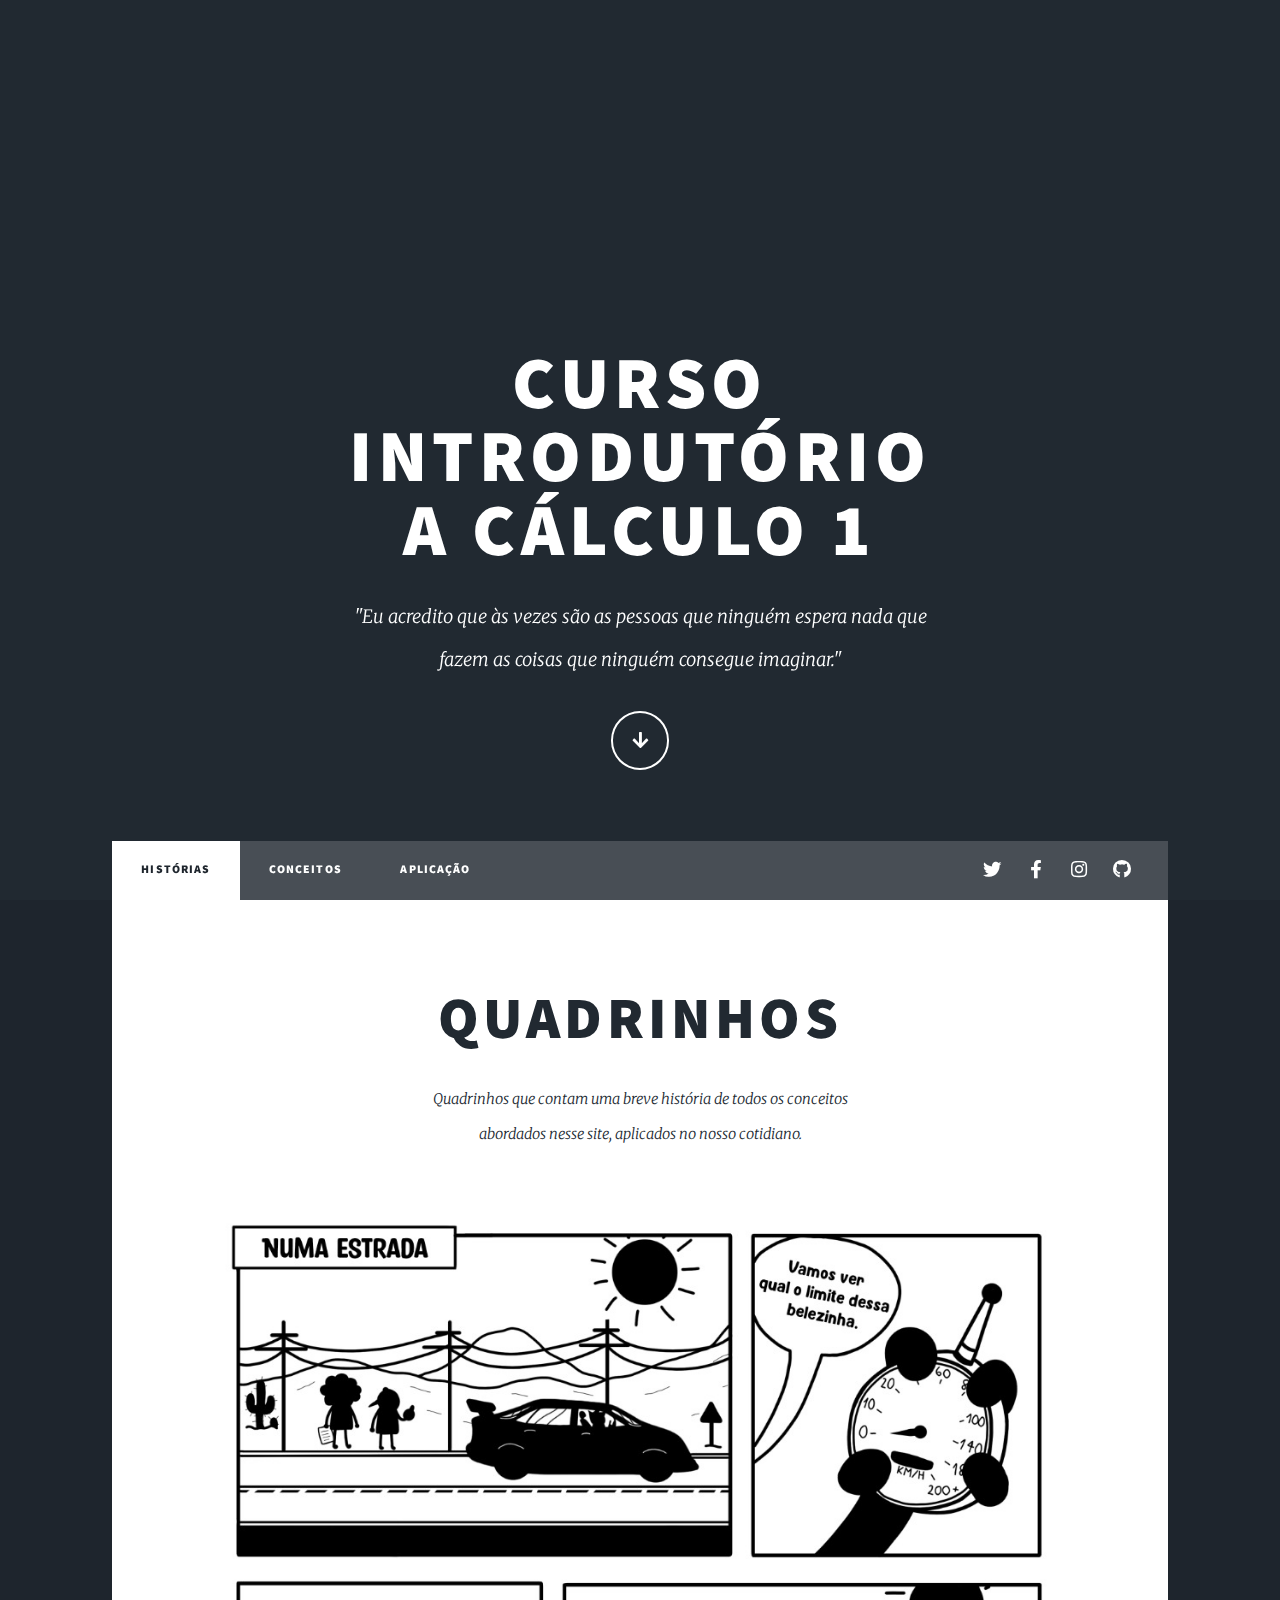
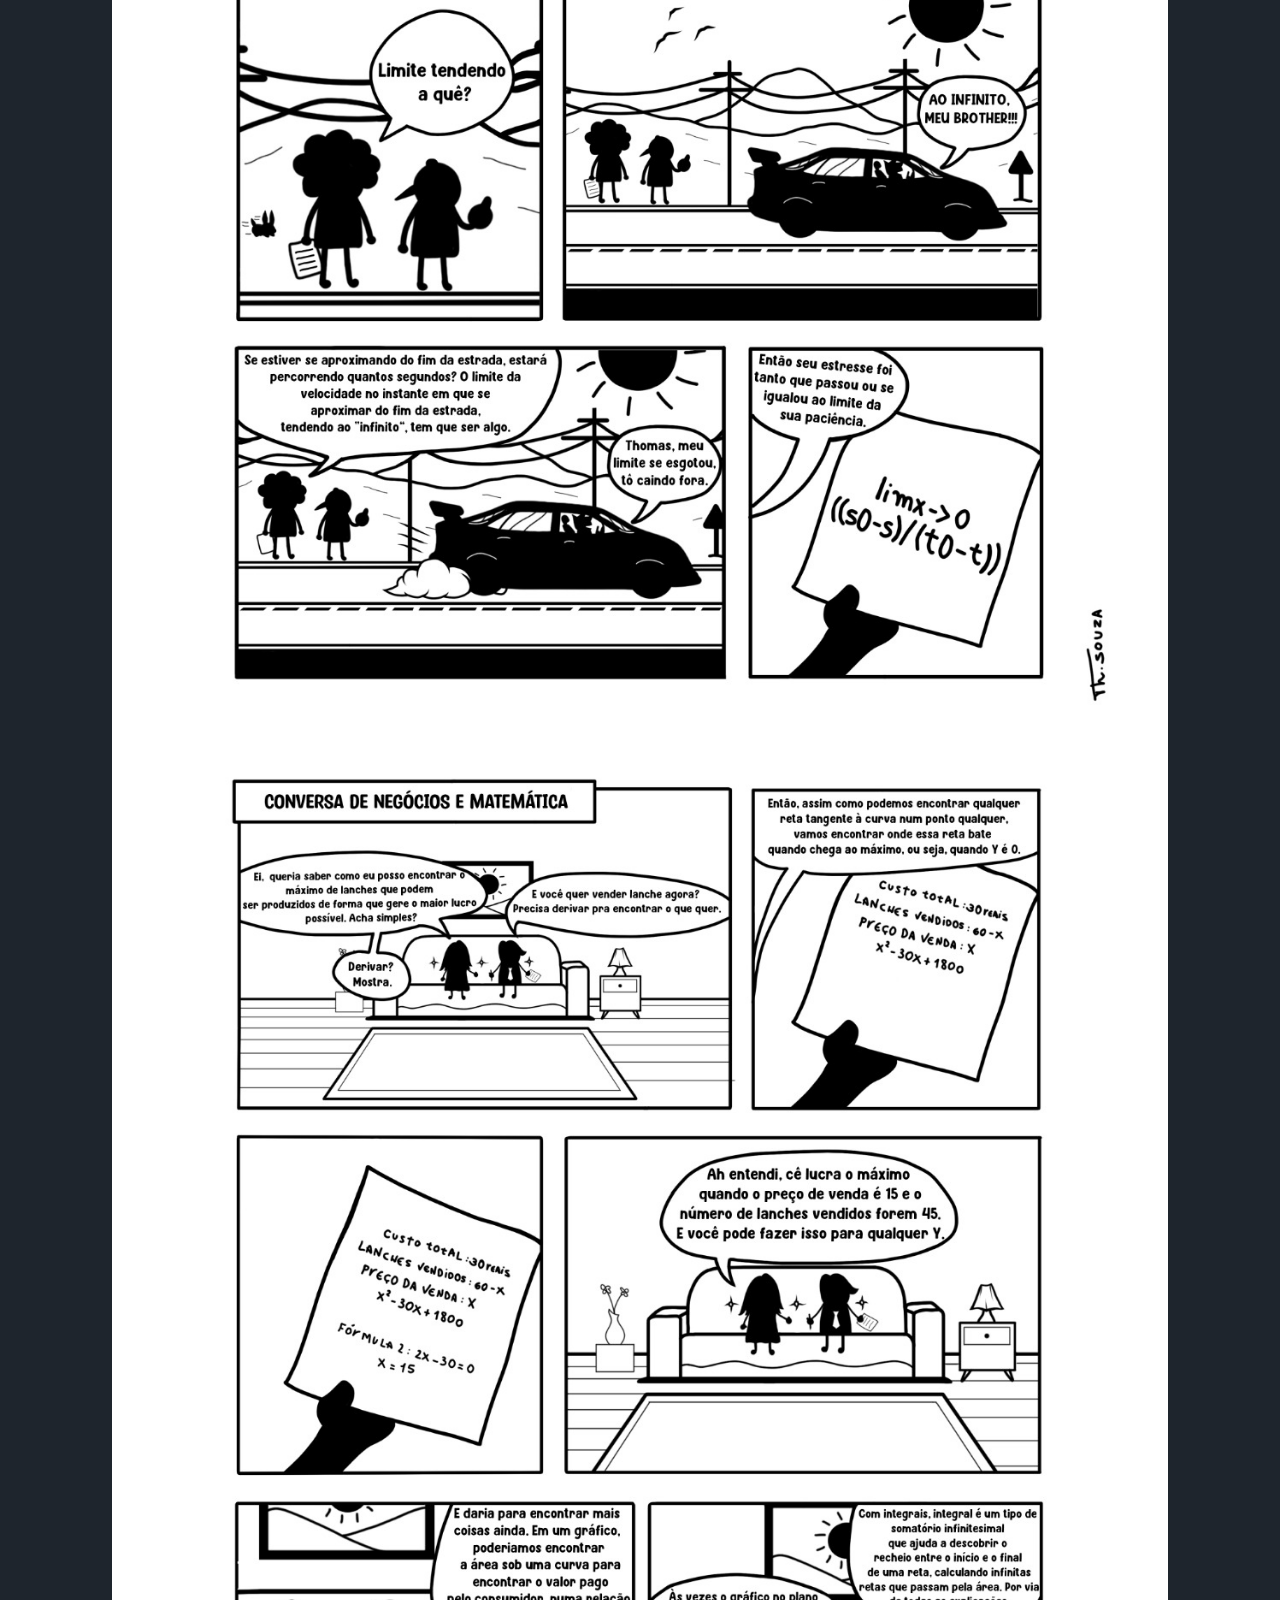
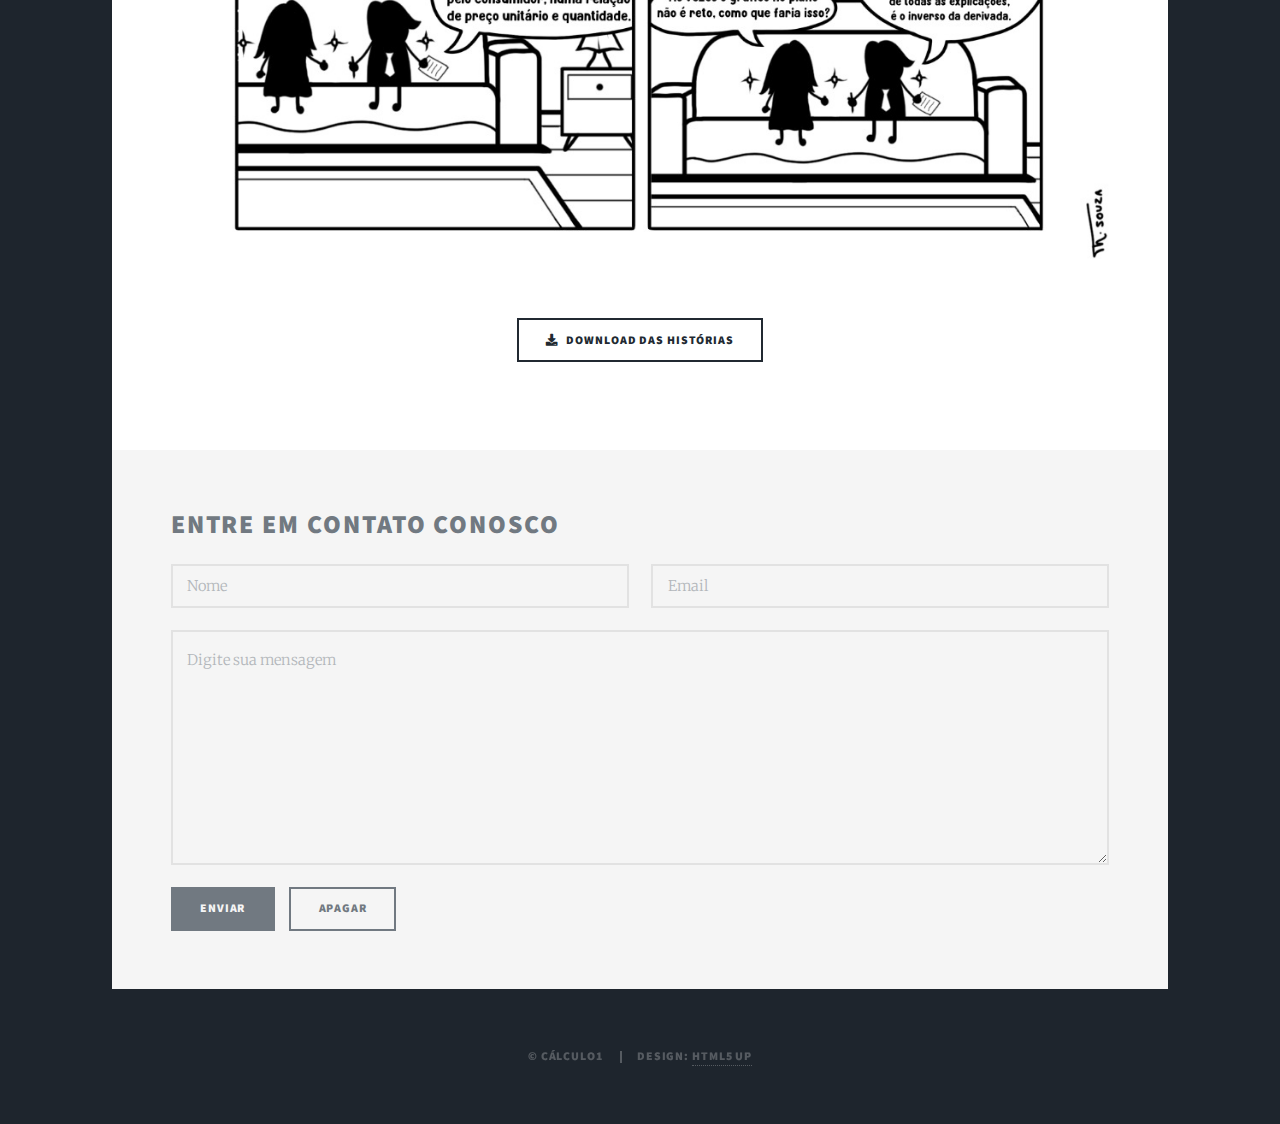
<file: index.html>
<!DOCTYPE html>
<!--
	Massively by HTML5 UP
	html5up.net | @ajlkn
	Free for personal and commercial use under the CCA 3.0 license (html5up.net/license)
-->
<html>
  <head>
    <title>Histórias | Cálculo 1</title>
    <meta charset="utf-8" />
    <meta
      name="viewport"
      content="width=device-width, initial-scale=1, user-scalable=no"
    />
    <link rel="stylesheet" href="assets/css/main.css" />
    <noscript
      ><link rel="stylesheet" href="assets/css/noscript.css"
    /></noscript>
  </head>
  <body class="is-preload">
    <!-- Wrapper -->
    <div id="wrapper" class="fade-in">
      <!-- Intro -->
      <div id="intro">
        <h1>
          Curso<br />
          introdutório<br />
          a cálculo 1
        </h1>
        <p>
          "Eu acredito que às vezes são as pessoas que ninguém espera nada que
          <br />
          fazem as coisas que ninguém consegue imaginar."
        </p>
        <ul class="actions">
          <li>
            <a
              href="#header"
              class="button icon solid solo fa-arrow-down scrolly"
              >Continue</a
            >
          </li>
        </ul>
      </div>

      <!-- Header -->
      <header id="header">
        <a href="index.html" class="logo">Cálculo 1</a>
      </header>

      <!-- Nav -->
      <nav id="nav">
        <ul class="links">
          <li class="active"><a href="index.html">Histórias</a></li>
          <li><a href="generic.html">Conceitos</a></li>
          <li><a href="elements.html">Aplicação</a></li>
        </ul>
        <ul class="icons">
          <li>
            <a href="#" class="icon brands fa-twitter"
              ><span class="label">Twitter</span></a
            >
          </li>
          <li>
            <a href="#" class="icon brands fa-facebook-f"
              ><span class="label">Facebook</span></a
            >
          </li>
          <li>
            <a href="#" class="icon brands fa-instagram"
              ><span class="label">Instagram</span></a
            >
          </li>
          <li>
            <a
              href="https://github.com/taciodev/calculo-project"
              class="icon brands fa-github"
              target="_blank"
              ><span class="label">GitHub</span></a
            >
          </li>
        </ul>
      </nav>

      <!-- Main -->
      <div id="main">
        <!-- Featured Post -->
        <article class="post featured">
          <header class="major">
            <h2>
              <a href="#">Quadrinhos</a>
            </h2>
            <p>
              Quadrinhos que contam uma breve história de todos os conceitos
              <br />abordados nesse site, aplicados no nosso cotidiano.
            </p>
          </header>
          <a href="#" class="image main"
            ><img src="images/pic01.jpeg" alt=""
          /></a>
          <a href="#" class="image main"
            ><img src="images/pic02.jpeg" alt=""
          /></a>
          <ul class="actions special">
            <li>
              <a
                href="#"
                download="images/pic01.jpeg"
                class="button icon solid fa-download"
                >Download das histórias</a
              >
            </li>
          </ul>
        </article>
      </div>

      <!-- Footer -->
      <footer id="footer">
        <section>
          <h2>Entre em contato conosco</h2>

          <form method="post" action="#">
            <div class="row gtr-uniform">
              <div class="col-6 col-12-xsmall">
                <input
                  type="text"
                  name="demo-name"
                  id="demo-name"
                  value=""
                  placeholder="Nome"
                />
              </div>
              <div class="col-6 col-12-xsmall">
                <input
                  type="email"
                  name="demo-email"
                  id="demo-email"
                  value=""
                  placeholder="Email"
                />
              </div>
              <!-- Break -->
              <div class="col-12">
                <textarea
                  name="demo-message"
                  id="demo-message"
                  placeholder="Digite sua mensagem"
                  rows="6"
                ></textarea>
              </div>
              <!-- Break -->
              <div class="col-12">
                <ul class="actions">
                  <li>
                    <input type="submit" value="Enviar" class="primary" />
                  </li>
                  <li><input type="reset" value="Apagar" /></li>
                </ul>
              </div>
            </div>
          </form>
        </section>
      </footer>

      <!-- Copyright -->
      <div id="copyright">
        <ul>
          <li>&copy; Cálculo1</li>
          <li>Design: <a href="https://html5up.net">HTML5 UP</a></li>
        </ul>
      </div>
    </div>

    <!-- Scripts -->
    <script src="assets/js/jquery.min.js"></script>
    <script src="assets/js/jquery.scrollex.min.js"></script>
    <script src="assets/js/jquery.scrolly.min.js"></script>
    <script src="assets/js/browser.min.js"></script>
    <script src="assets/js/breakpoints.min.js"></script>
    <script src="assets/js/util.js"></script>
    <script src="assets/js/main.js"></script>
  </body>
</html>
</file>
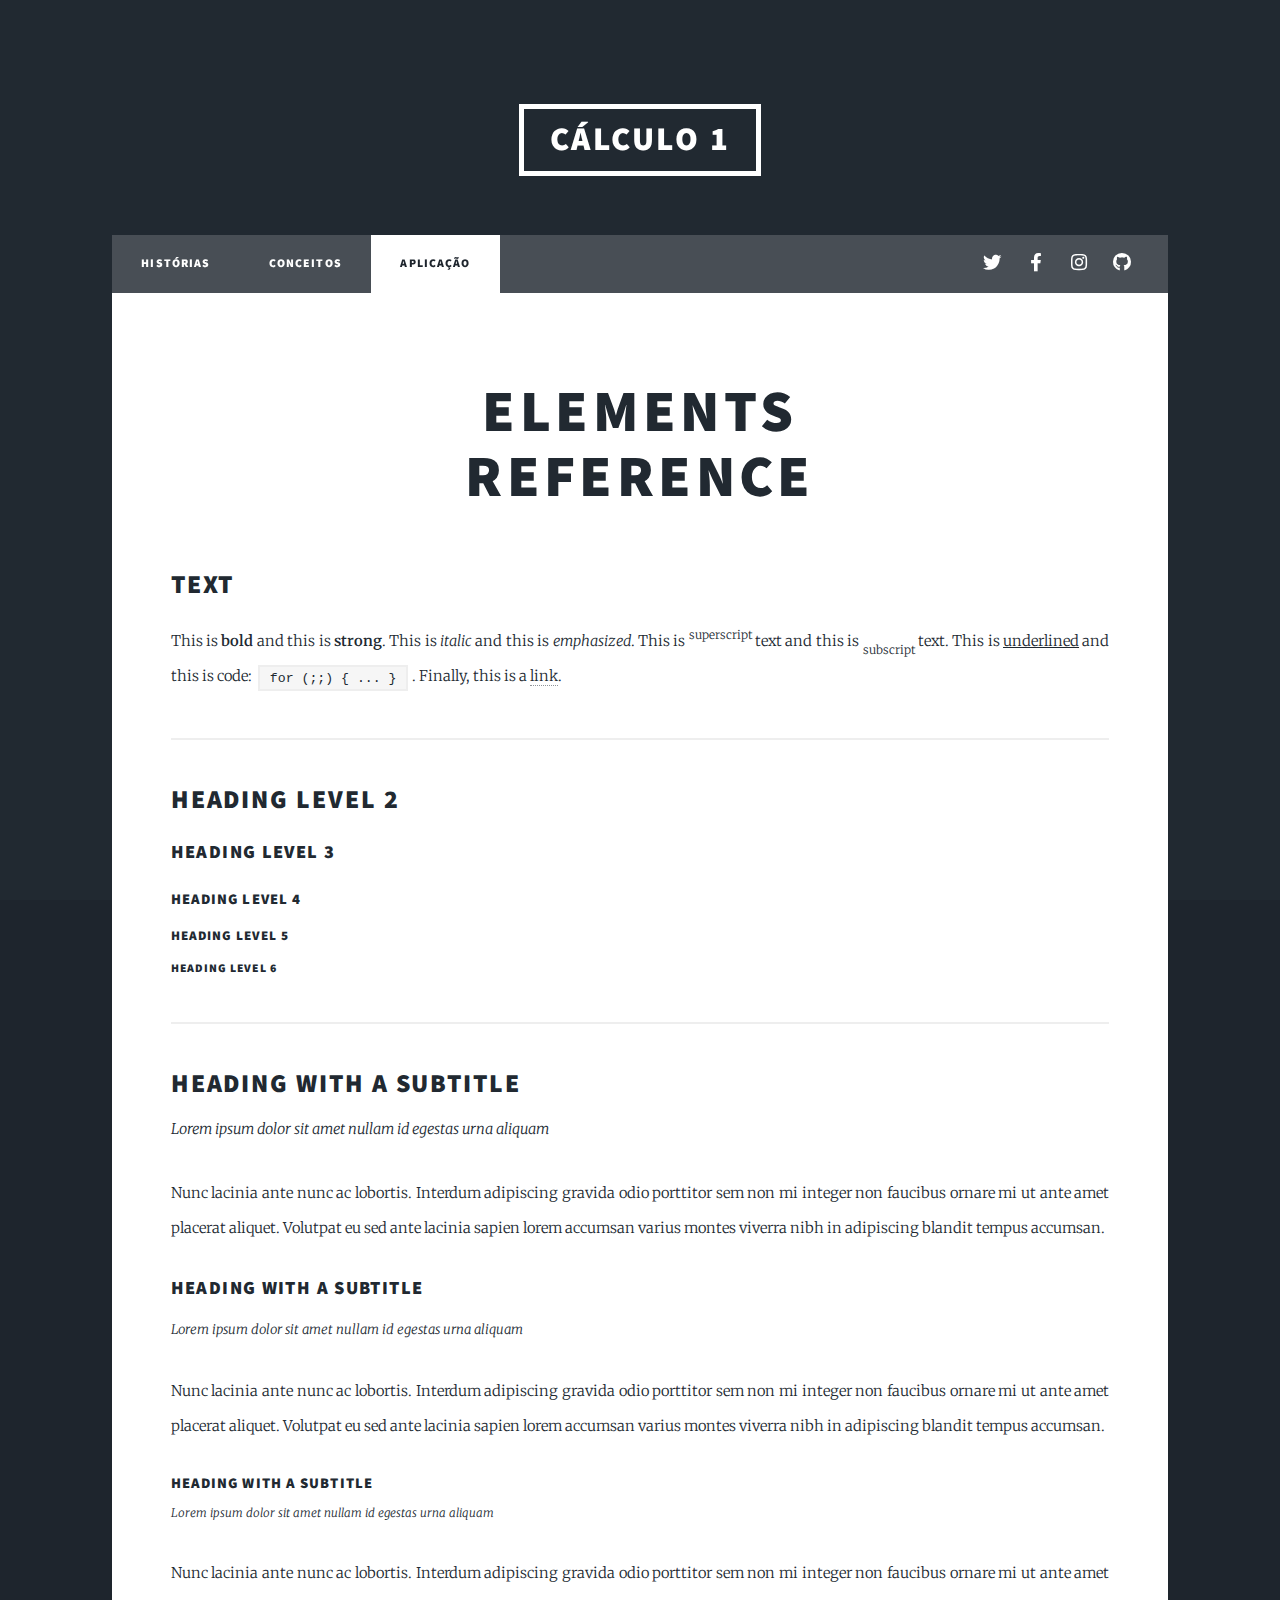
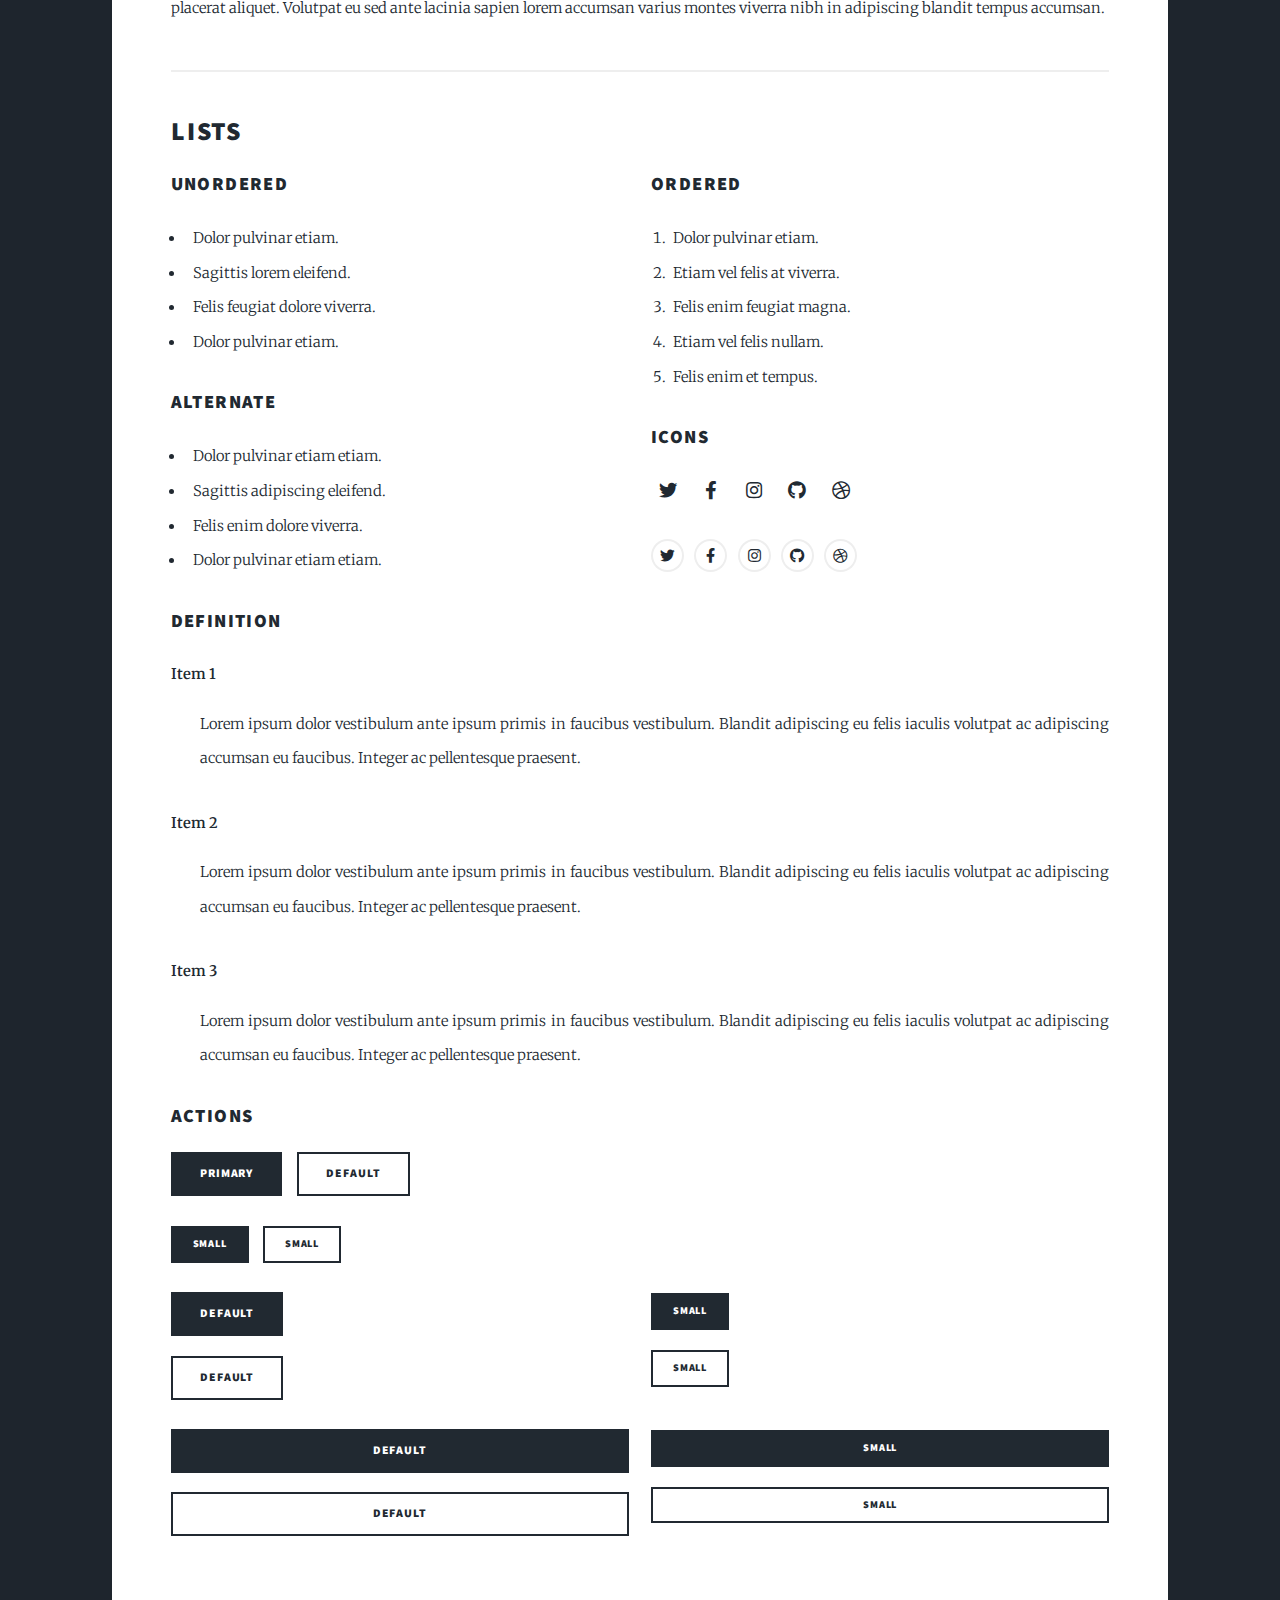
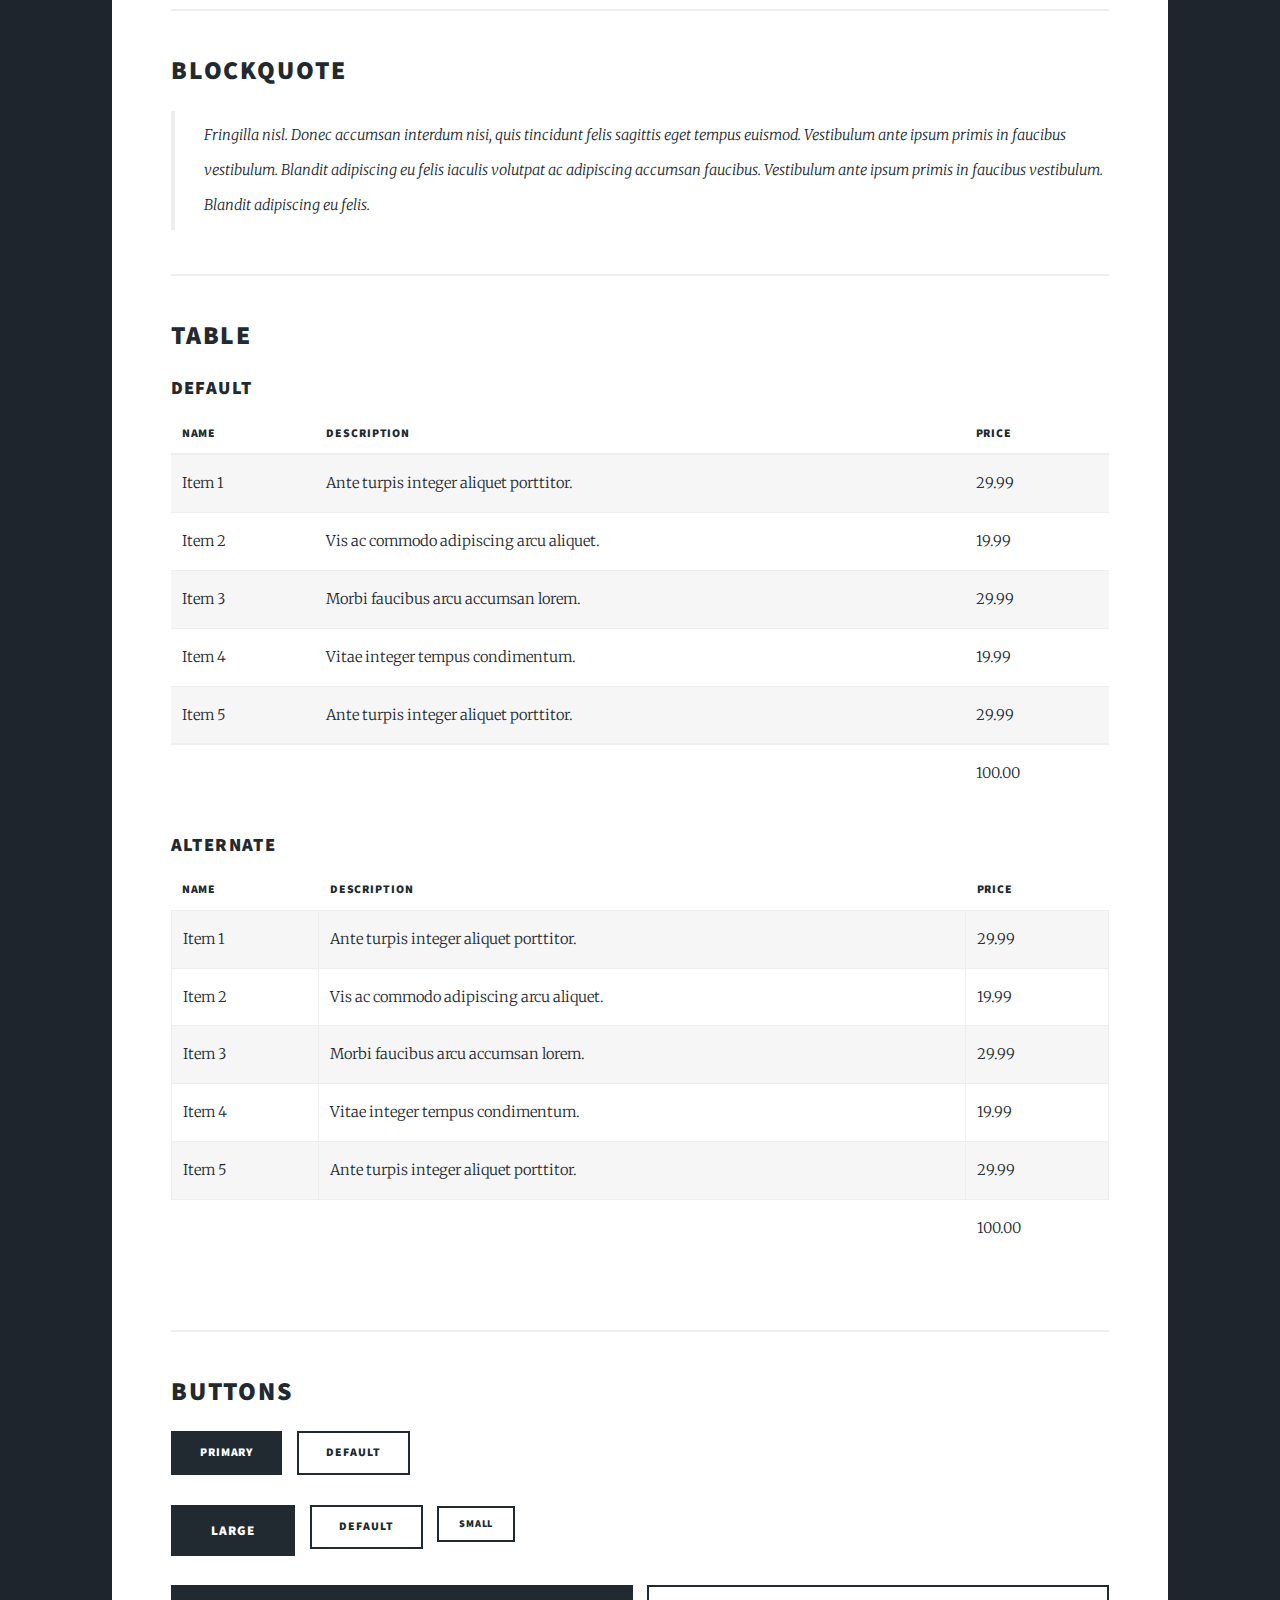
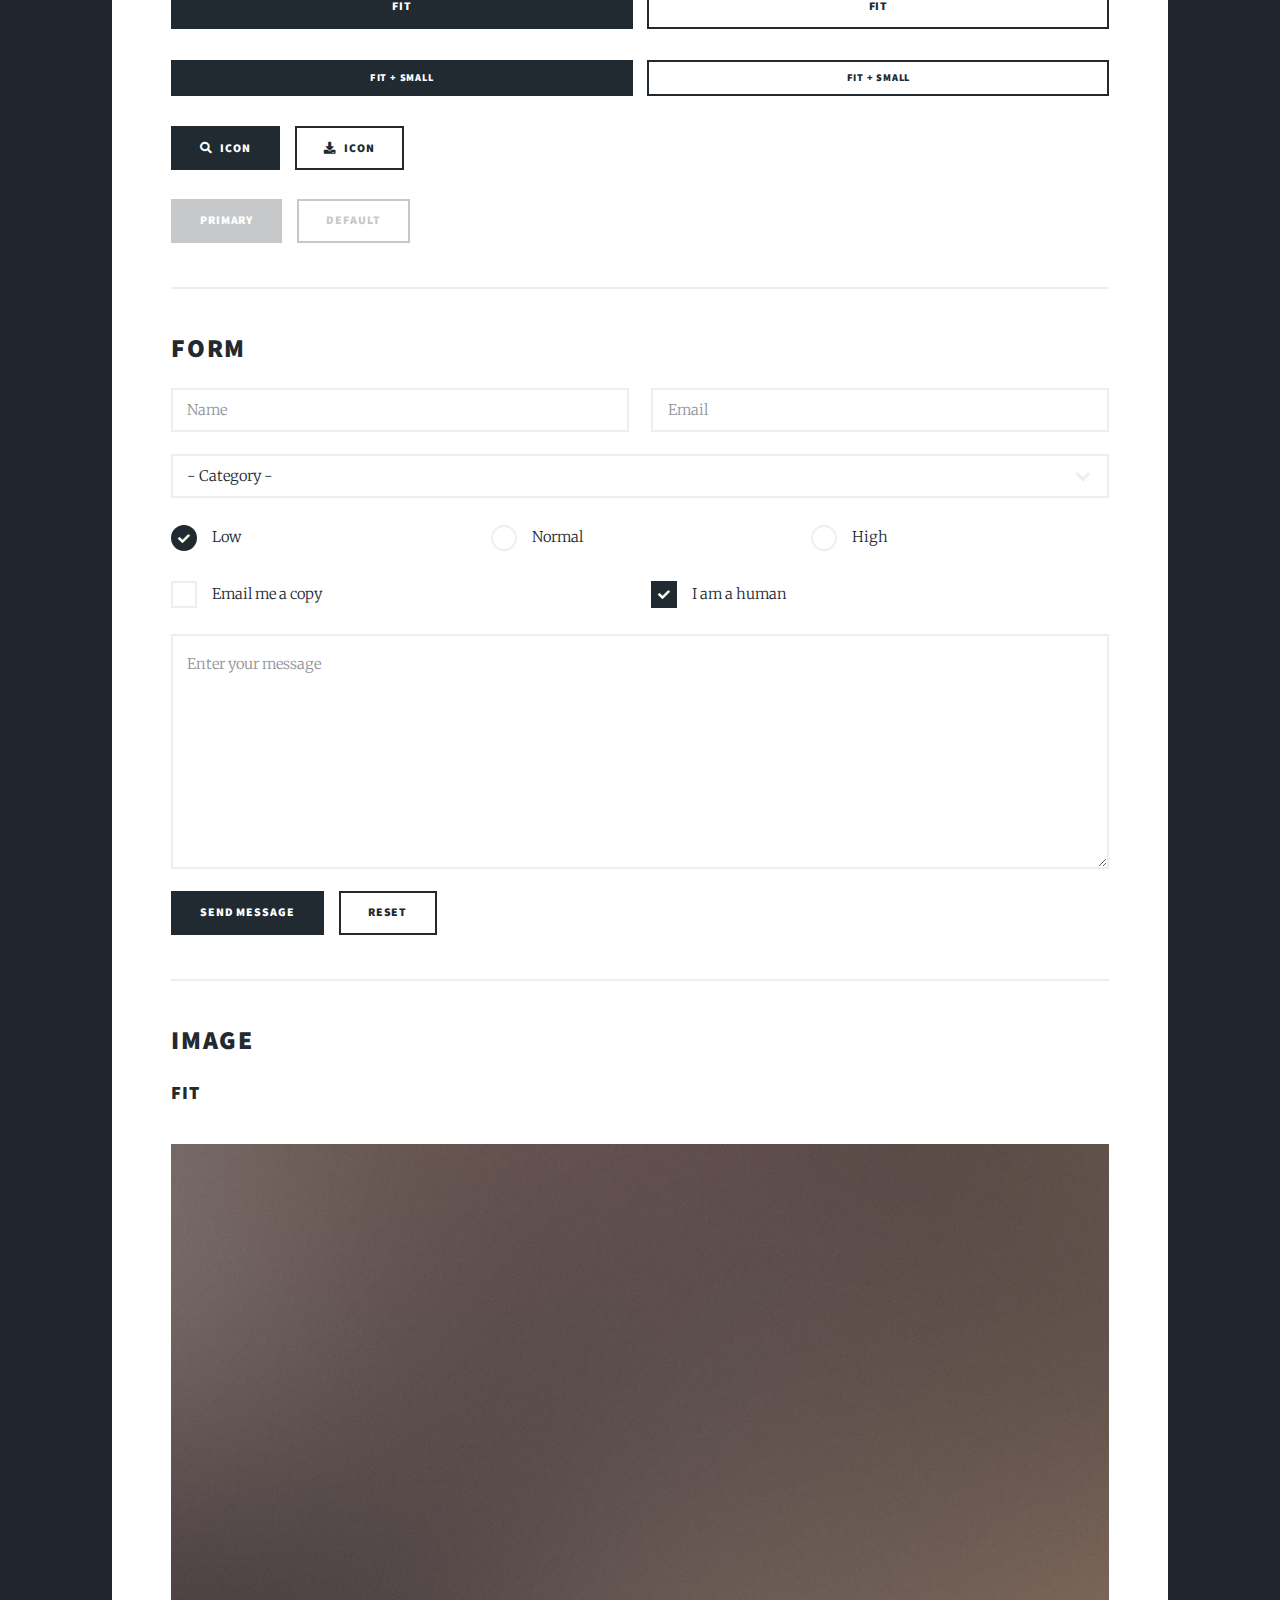
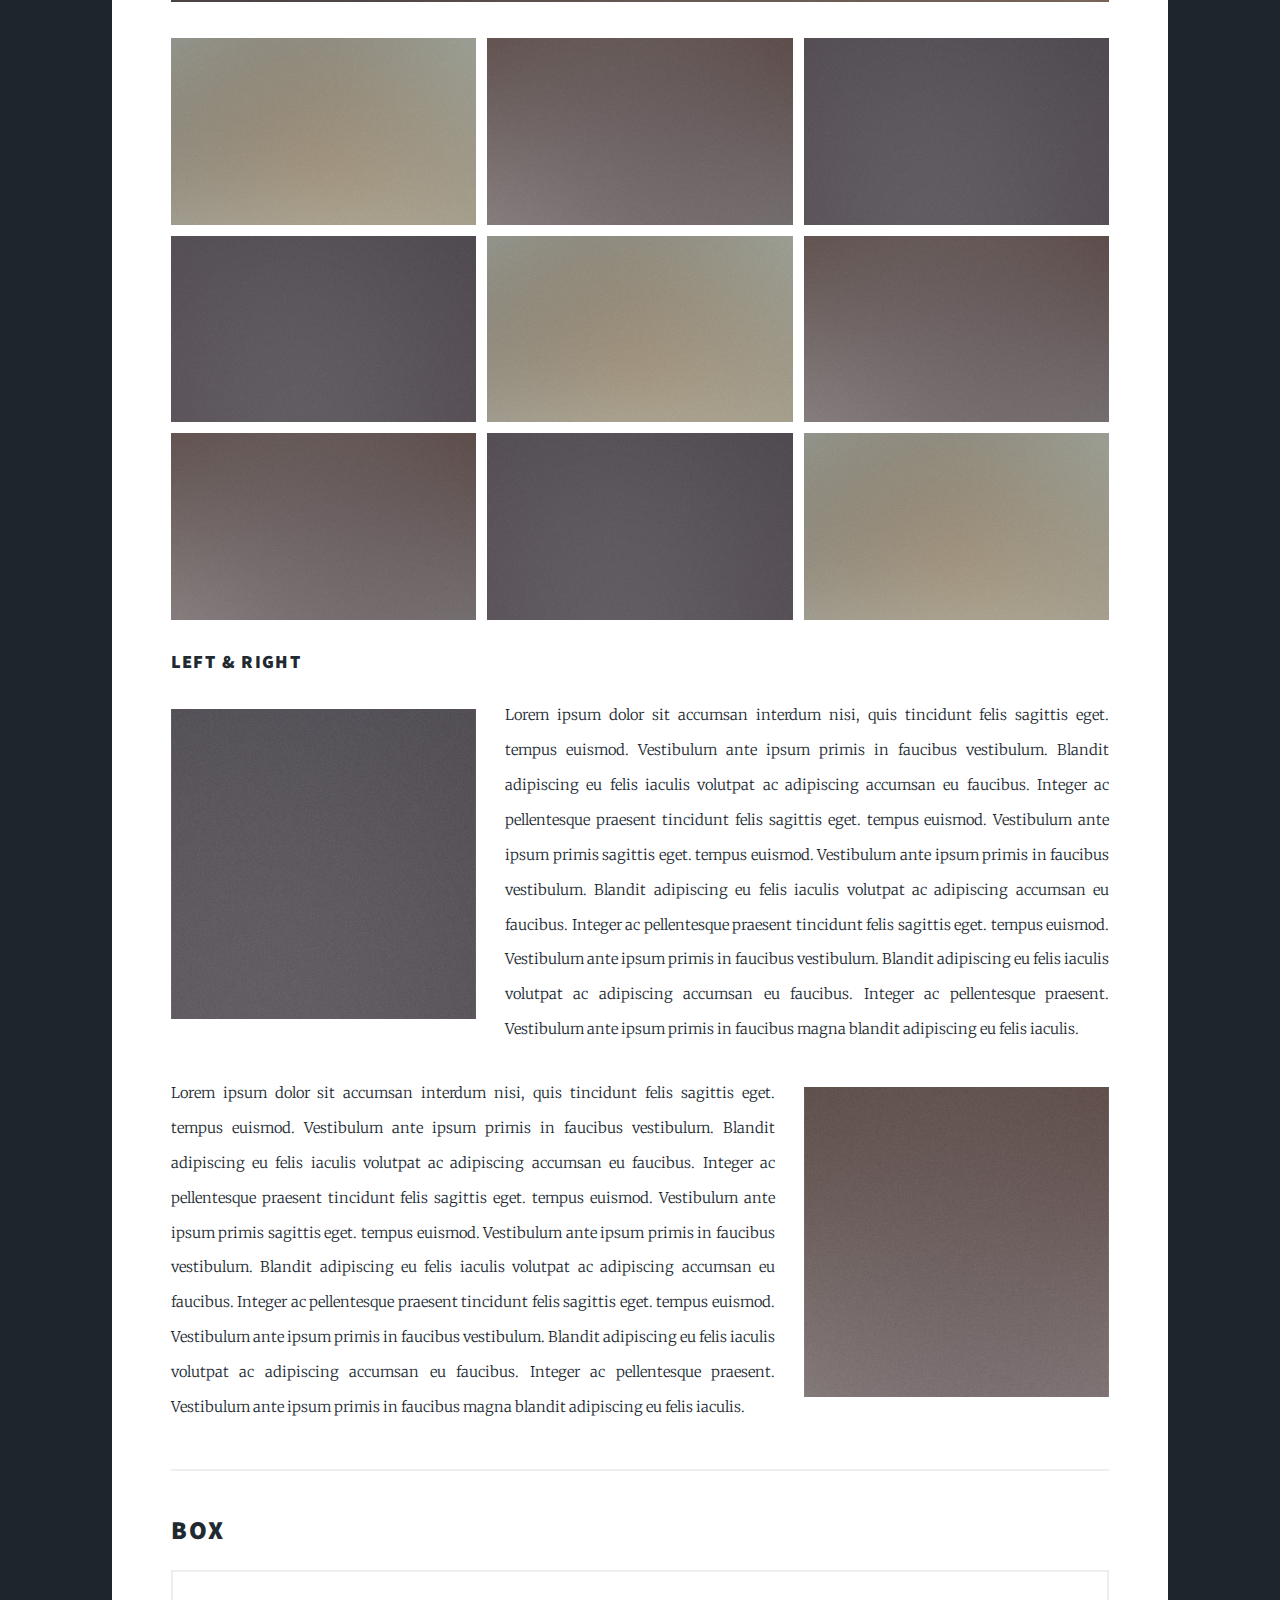
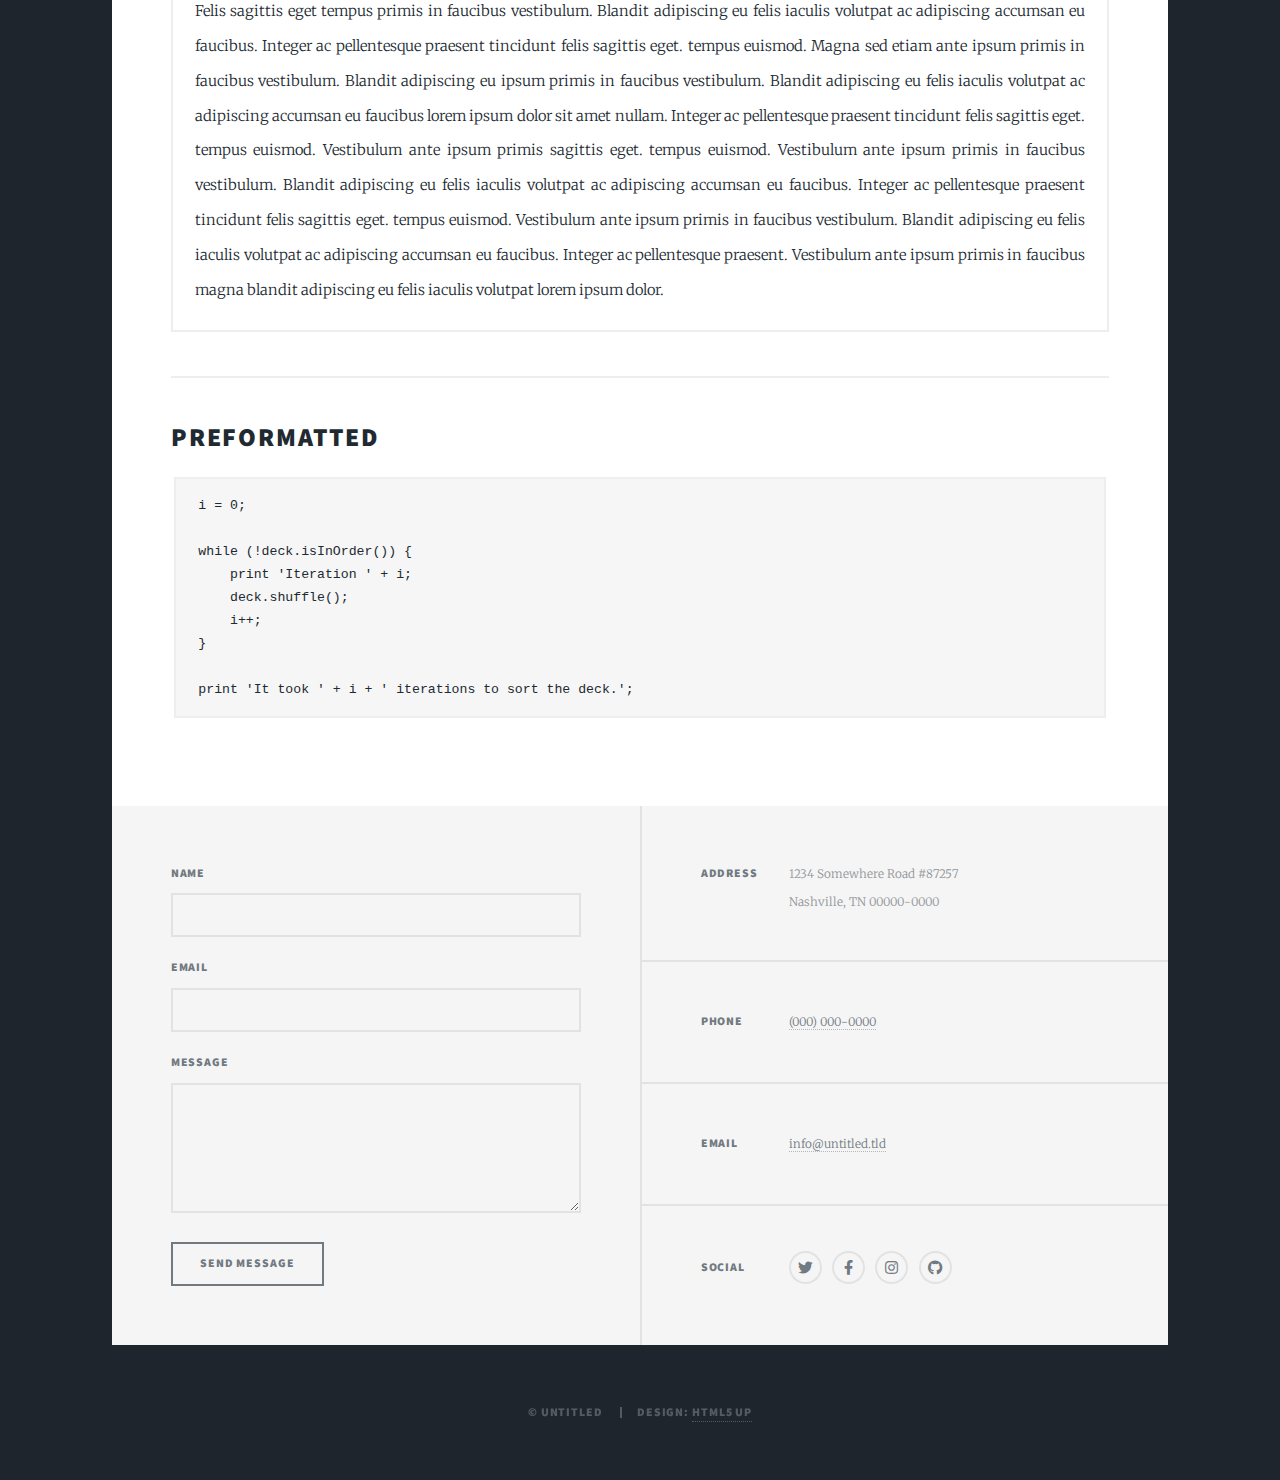
<file: elements.html>
<!DOCTYPE html>
<!--
	Massively by HTML5 UP
	html5up.net | @ajlkn
	Free for personal and commercial use under the CCA 3.0 license (html5up.net/license)
-->
<html>
  <head>
    <title>Aplicação | Cálculo 1</title>
    <meta charset="utf-8" />
    <meta
      name="viewport"
      content="width=device-width, initial-scale=1, user-scalable=no"
    />
    <link rel="stylesheet" href="assets/css/main.css" />
    <noscript
      ><link rel="stylesheet" href="assets/css/noscript.css"
    /></noscript>
  </head>
  <body class="is-preload">
    <!-- Wrapper -->
    <div id="wrapper">
      <!-- Header -->
      <header id="header">
        <a href="index.html" class="logo">Cálculo 1</a>
      </header>

      <!-- Nav -->
      <nav id="nav">
        <ul class="links">
          <li><a href="index.html">Histórias</a></li>
          <li><a href="generic.html">Conceitos</a></li>
          <li class="active"><a href="elements.html">Aplicação</a></li>
        </ul>
        <ul class="icons">
          <li>
            <a href="#" class="icon brands fa-twitter"
              ><span class="label">Twitter</span></a
            >
          </li>
          <li>
            <a href="#" class="icon brands fa-facebook-f"
              ><span class="label">Facebook</span></a
            >
          </li>
          <li>
            <a href="#" class="icon brands fa-instagram"
              ><span class="label">Instagram</span></a
            >
          </li>
          <li>
            <a href="#" class="icon brands fa-github"
              ><span class="label">GitHub</span></a
            >
          </li>
        </ul>
      </nav>

      <!-- Main -->
      <div id="main">
        <!-- Post -->
        <section class="post">
          <header class="major">
            <h1>
              Elements<br />
              Reference
            </h1>
          </header>

          <!-- Text stuff -->
          <h2>Text</h2>
          <p>
            This is <b>bold</b> and this is <strong>strong</strong>. This is
            <i>italic</i> and this is <em>emphasized</em>. This is
            <sup>superscript</sup> text and this is <sub>subscript</sub> text.
            This is <u>underlined</u> and this is code:
            <code>for (;;) { ... }</code>. Finally, this is a
            <a href="#">link</a>.
          </p>
          <hr />
          <h2>Heading Level 2</h2>
          <h3>Heading Level 3</h3>
          <h4>Heading Level 4</h4>
          <h5>Heading Level 5</h5>
          <h6>Heading Level 6</h6>
          <hr />
          <header>
            <h2>Heading with a Subtitle</h2>
            <p>Lorem ipsum dolor sit amet nullam id egestas urna aliquam</p>
          </header>
          <p>
            Nunc lacinia ante nunc ac lobortis. Interdum adipiscing gravida odio
            porttitor sem non mi integer non faucibus ornare mi ut ante amet
            placerat aliquet. Volutpat eu sed ante lacinia sapien lorem accumsan
            varius montes viverra nibh in adipiscing blandit tempus accumsan.
          </p>
          <header>
            <h3>Heading with a Subtitle</h3>
            <p>Lorem ipsum dolor sit amet nullam id egestas urna aliquam</p>
          </header>
          <p>
            Nunc lacinia ante nunc ac lobortis. Interdum adipiscing gravida odio
            porttitor sem non mi integer non faucibus ornare mi ut ante amet
            placerat aliquet. Volutpat eu sed ante lacinia sapien lorem accumsan
            varius montes viverra nibh in adipiscing blandit tempus accumsan.
          </p>
          <header>
            <h4>Heading with a Subtitle</h4>
            <p>Lorem ipsum dolor sit amet nullam id egestas urna aliquam</p>
          </header>
          <p>
            Nunc lacinia ante nunc ac lobortis. Interdum adipiscing gravida odio
            porttitor sem non mi integer non faucibus ornare mi ut ante amet
            placerat aliquet. Volutpat eu sed ante lacinia sapien lorem accumsan
            varius montes viverra nibh in adipiscing blandit tempus accumsan.
          </p>

          <hr />

          <!-- Lists -->
          <h2>Lists</h2>
          <div class="row">
            <div class="col-6 col-12-small">
              <h3>Unordered</h3>
              <ul>
                <li>Dolor pulvinar etiam.</li>
                <li>Sagittis lorem eleifend.</li>
                <li>Felis feugiat dolore viverra.</li>
                <li>Dolor pulvinar etiam.</li>
              </ul>

              <h3>Alternate</h3>
              <ul class="alt">
                <li>Dolor pulvinar etiam etiam.</li>
                <li>Sagittis adipiscing eleifend.</li>
                <li>Felis enim dolore viverra.</li>
                <li>Dolor pulvinar etiam etiam.</li>
              </ul>
            </div>
            <div class="col-6 col-12-small">
              <h3>Ordered</h3>
              <ol>
                <li>Dolor pulvinar etiam.</li>
                <li>Etiam vel felis at viverra.</li>
                <li>Felis enim feugiat magna.</li>
                <li>Etiam vel felis nullam.</li>
                <li>Felis enim et tempus.</li>
              </ol>

              <h3>Icons</h3>
              <ul class="icons">
                <li>
                  <a href="#" class="icon brands fa-twitter"
                    ><span class="label">Twitter</span></a
                  >
                </li>
                <li>
                  <a href="#" class="icon brands fa-facebook-f"
                    ><span class="label">Facebook</span></a
                  >
                </li>
                <li>
                  <a href="#" class="icon brands fa-instagram"
                    ><span class="label">Instagram</span></a
                  >
                </li>
                <li>
                  <a href="#" class="icon brands fa-github"
                    ><span class="label">Github</span></a
                  >
                </li>
                <li>
                  <a href="#" class="icon brands fa-dribbble"
                    ><span class="label">Dribbble</span></a
                  >
                </li>
              </ul>
              <ul class="icons alt">
                <li>
                  <a href="#" class="icon brands alt fa-twitter"
                    ><span class="label">Twitter</span></a
                  >
                </li>
                <li>
                  <a href="#" class="icon brands alt fa-facebook-f"
                    ><span class="label">Facebook</span></a
                  >
                </li>
                <li>
                  <a href="#" class="icon brands alt fa-instagram"
                    ><span class="label">Instagram</span></a
                  >
                </li>
                <li>
                  <a href="#" class="icon brands alt fa-github"
                    ><span class="label">Github</span></a
                  >
                </li>
                <li>
                  <a href="#" class="icon brands alt fa-dribbble"
                    ><span class="label">Dribbble</span></a
                  >
                </li>
              </ul>
            </div>
          </div>
          <h3>Definition</h3>
          <dl>
            <dt>Item 1</dt>
            <dd>
              <p>
                Lorem ipsum dolor vestibulum ante ipsum primis in faucibus
                vestibulum. Blandit adipiscing eu felis iaculis volutpat ac
                adipiscing accumsan eu faucibus. Integer ac pellentesque
                praesent.
              </p>
            </dd>
            <dt>Item 2</dt>
            <dd>
              <p>
                Lorem ipsum dolor vestibulum ante ipsum primis in faucibus
                vestibulum. Blandit adipiscing eu felis iaculis volutpat ac
                adipiscing accumsan eu faucibus. Integer ac pellentesque
                praesent.
              </p>
            </dd>
            <dt>Item 3</dt>
            <dd>
              <p>
                Lorem ipsum dolor vestibulum ante ipsum primis in faucibus
                vestibulum. Blandit adipiscing eu felis iaculis volutpat ac
                adipiscing accumsan eu faucibus. Integer ac pellentesque
                praesent.
              </p>
            </dd>
          </dl>

          <h3>Actions</h3>
          <ul class="actions">
            <li><a href="#" class="button primary">Primary</a></li>
            <li><a href="#" class="button">Default</a></li>
          </ul>
          <ul class="actions small">
            <li><a href="#" class="button primary small">Small</a></li>
            <li><a href="#" class="button small">Small</a></li>
          </ul>
          <div class="row">
            <div class="col-6 col-12-small">
              <ul class="actions stacked">
                <li><a href="#" class="button primary">Default</a></li>
                <li><a href="#" class="button">Default</a></li>
              </ul>
            </div>
            <div class="col-6 col-12-small">
              <ul class="actions stacked">
                <li><a href="#" class="button primary small">Small</a></li>
                <li><a href="#" class="button small">Small</a></li>
              </ul>
            </div>
          </div>
          <div class="row">
            <div class="col-6 col-12-small">
              <ul class="actions stacked">
                <li><a href="#" class="button primary fit">Default</a></li>
                <li><a href="#" class="button fit">Default</a></li>
              </ul>
            </div>
            <div class="col-6 col-12-small">
              <ul class="actions stacked">
                <li><a href="#" class="button primary small fit">Small</a></li>
                <li><a href="#" class="button small fit">Small</a></li>
              </ul>
            </div>
          </div>

          <hr />

          <!-- Blockquote -->
          <h2>Blockquote</h2>
          <blockquote>
            Fringilla nisl. Donec accumsan interdum nisi, quis tincidunt felis
            sagittis eget tempus euismod. Vestibulum ante ipsum primis in
            faucibus vestibulum. Blandit adipiscing eu felis iaculis volutpat ac
            adipiscing accumsan faucibus. Vestibulum ante ipsum primis in
            faucibus vestibulum. Blandit adipiscing eu felis.
          </blockquote>

          <hr />

          <!-- Table -->
          <h2>Table</h2>

          <h3>Default</h3>
          <div class="table-wrapper">
            <table>
              <thead>
                <tr>
                  <th>Name</th>
                  <th>Description</th>
                  <th>Price</th>
                </tr>
              </thead>
              <tbody>
                <tr>
                  <td>Item 1</td>
                  <td>Ante turpis integer aliquet porttitor.</td>
                  <td>29.99</td>
                </tr>
                <tr>
                  <td>Item 2</td>
                  <td>Vis ac commodo adipiscing arcu aliquet.</td>
                  <td>19.99</td>
                </tr>
                <tr>
                  <td>Item 3</td>
                  <td>Morbi faucibus arcu accumsan lorem.</td>
                  <td>29.99</td>
                </tr>
                <tr>
                  <td>Item 4</td>
                  <td>Vitae integer tempus condimentum.</td>
                  <td>19.99</td>
                </tr>
                <tr>
                  <td>Item 5</td>
                  <td>Ante turpis integer aliquet porttitor.</td>
                  <td>29.99</td>
                </tr>
              </tbody>
              <tfoot>
                <tr>
                  <td colspan="2"></td>
                  <td>100.00</td>
                </tr>
              </tfoot>
            </table>
          </div>

          <h3>Alternate</h3>
          <div class="table-wrapper">
            <table class="alt">
              <thead>
                <tr>
                  <th>Name</th>
                  <th>Description</th>
                  <th>Price</th>
                </tr>
              </thead>
              <tbody>
                <tr>
                  <td>Item 1</td>
                  <td>Ante turpis integer aliquet porttitor.</td>
                  <td>29.99</td>
                </tr>
                <tr>
                  <td>Item 2</td>
                  <td>Vis ac commodo adipiscing arcu aliquet.</td>
                  <td>19.99</td>
                </tr>
                <tr>
                  <td>Item 3</td>
                  <td>Morbi faucibus arcu accumsan lorem.</td>
                  <td>29.99</td>
                </tr>
                <tr>
                  <td>Item 4</td>
                  <td>Vitae integer tempus condimentum.</td>
                  <td>19.99</td>
                </tr>
                <tr>
                  <td>Item 5</td>
                  <td>Ante turpis integer aliquet porttitor.</td>
                  <td>29.99</td>
                </tr>
              </tbody>
              <tfoot>
                <tr>
                  <td colspan="2"></td>
                  <td>100.00</td>
                </tr>
              </tfoot>
            </table>
          </div>

          <hr />

          <!-- Buttons -->
          <h2>Buttons</h2>
          <ul class="actions">
            <li><a href="#" class="button primary">Primary</a></li>
            <li><a href="#" class="button">Default</a></li>
          </ul>
          <ul class="actions">
            <li><a href="#" class="button primary large">Large</a></li>
            <li><a href="#" class="button">Default</a></li>
            <li><a href="#" class="button small">Small</a></li>
          </ul>
          <ul class="actions fit">
            <li><a href="#" class="button primary fit">Fit</a></li>
            <li><a href="#" class="button fit">Fit</a></li>
          </ul>
          <ul class="actions fit small">
            <li>
              <a href="#" class="button primary fit small">Fit + Small</a>
            </li>
            <li><a href="#" class="button fit small">Fit + Small</a></li>
          </ul>
          <ul class="actions">
            <li>
              <a href="#" class="button primary icon solid fa-search">Icon</a>
            </li>
            <li><a href="#" class="button icon solid fa-download">Icon</a></li>
          </ul>
          <ul class="actions">
            <li><span class="button primary disabled">Primary</span></li>
            <li><span class="button disabled">Default</span></li>
          </ul>

          <hr />

          <!-- Form -->
          <h2>Form</h2>

          <form method="post" action="#">
            <div class="row gtr-uniform">
              <div class="col-6 col-12-xsmall">
                <input
                  type="text"
                  name="demo-name"
                  id="demo-name"
                  value=""
                  placeholder="Name"
                />
              </div>
              <div class="col-6 col-12-xsmall">
                <input
                  type="email"
                  name="demo-email"
                  id="demo-email"
                  value=""
                  placeholder="Email"
                />
              </div>
              <!-- Break -->
              <div class="col-12">
                <select name="demo-category" id="demo-category">
                  <option value="">- Category -</option>
                  <option value="1">Manufacturing</option>
                  <option value="1">Shipping</option>
                  <option value="1">Administration</option>
                  <option value="1">Human Resources</option>
                </select>
              </div>
              <!-- Break -->
              <div class="col-4 col-12-small">
                <input
                  type="radio"
                  id="demo-priority-low"
                  name="demo-priority"
                  checked
                />
                <label for="demo-priority-low">Low</label>
              </div>
              <div class="col-4 col-12-small">
                <input
                  type="radio"
                  id="demo-priority-normal"
                  name="demo-priority"
                />
                <label for="demo-priority-normal">Normal</label>
              </div>
              <div class="col-4 col-12-small">
                <input
                  type="radio"
                  id="demo-priority-high"
                  name="demo-priority"
                />
                <label for="demo-priority-high">High</label>
              </div>
              <!-- Break -->
              <div class="col-6 col-12-small">
                <input type="checkbox" id="demo-copy" name="demo-copy" />
                <label for="demo-copy">Email me a copy</label>
              </div>
              <div class="col-6 col-12-small">
                <input
                  type="checkbox"
                  id="demo-human"
                  name="demo-human"
                  checked
                />
                <label for="demo-human">I am a human</label>
              </div>
              <!-- Break -->
              <div class="col-12">
                <textarea
                  name="demo-message"
                  id="demo-message"
                  placeholder="Enter your message"
                  rows="6"
                ></textarea>
              </div>
              <!-- Break -->
              <div class="col-12">
                <ul class="actions">
                  <li>
                    <input type="submit" value="Send Message" class="primary" />
                  </li>
                  <li><input type="reset" value="Reset" /></li>
                </ul>
              </div>
            </div>
          </form>

          <hr />

          <!-- Image -->
          <h2>Image</h2>

          <h3>Fit</h3>
          <span class="image fit"><img src="images/pic01.jpg" alt="" /></span>
          <div class="box alt">
            <div class="row gtr-50 gtr-uniform">
              <div class="col-4">
                <span class="image fit"
                  ><img src="images/pic02.jpg" alt=""
                /></span>
              </div>
              <div class="col-4">
                <span class="image fit"
                  ><img src="images/pic03.jpg" alt=""
                /></span>
              </div>
              <div class="col-4">
                <span class="image fit"
                  ><img src="images/pic04.jpg" alt=""
                /></span>
              </div>
              <!-- Break -->
              <div class="col-4">
                <span class="image fit"
                  ><img src="images/pic04.jpg" alt=""
                /></span>
              </div>
              <div class="col-4">
                <span class="image fit"
                  ><img src="images/pic02.jpg" alt=""
                /></span>
              </div>
              <div class="col-4">
                <span class="image fit"
                  ><img src="images/pic03.jpg" alt=""
                /></span>
              </div>
              <!-- Break -->
              <div class="col-4">
                <span class="image fit"
                  ><img src="images/pic03.jpg" alt=""
                /></span>
              </div>
              <div class="col-4">
                <span class="image fit"
                  ><img src="images/pic04.jpg" alt=""
                /></span>
              </div>
              <div class="col-4">
                <span class="image fit"
                  ><img src="images/pic02.jpg" alt=""
                /></span>
              </div>
            </div>
          </div>

          <h3>Left &amp; Right</h3>
          <p>
            <span class="image left"><img src="images/pic08.jpg" alt="" /></span
            >Lorem ipsum dolor sit accumsan interdum nisi, quis tincidunt felis
            sagittis eget. tempus euismod. Vestibulum ante ipsum primis in
            faucibus vestibulum. Blandit adipiscing eu felis iaculis volutpat ac
            adipiscing accumsan eu faucibus. Integer ac pellentesque praesent
            tincidunt felis sagittis eget. tempus euismod. Vestibulum ante ipsum
            primis sagittis eget. tempus euismod. Vestibulum ante ipsum primis
            in faucibus vestibulum. Blandit adipiscing eu felis iaculis volutpat
            ac adipiscing accumsan eu faucibus. Integer ac pellentesque praesent
            tincidunt felis sagittis eget. tempus euismod. Vestibulum ante ipsum
            primis in faucibus vestibulum. Blandit adipiscing eu felis iaculis
            volutpat ac adipiscing accumsan eu faucibus. Integer ac pellentesque
            praesent. Vestibulum ante ipsum primis in faucibus magna blandit
            adipiscing eu felis iaculis.
          </p>
          <p>
            <span class="image right"
              ><img src="images/pic09.jpg" alt="" /></span
            >Lorem ipsum dolor sit accumsan interdum nisi, quis tincidunt felis
            sagittis eget. tempus euismod. Vestibulum ante ipsum primis in
            faucibus vestibulum. Blandit adipiscing eu felis iaculis volutpat ac
            adipiscing accumsan eu faucibus. Integer ac pellentesque praesent
            tincidunt felis sagittis eget. tempus euismod. Vestibulum ante ipsum
            primis sagittis eget. tempus euismod. Vestibulum ante ipsum primis
            in faucibus vestibulum. Blandit adipiscing eu felis iaculis volutpat
            ac adipiscing accumsan eu faucibus. Integer ac pellentesque praesent
            tincidunt felis sagittis eget. tempus euismod. Vestibulum ante ipsum
            primis in faucibus vestibulum. Blandit adipiscing eu felis iaculis
            volutpat ac adipiscing accumsan eu faucibus. Integer ac pellentesque
            praesent. Vestibulum ante ipsum primis in faucibus magna blandit
            adipiscing eu felis iaculis.
          </p>

          <hr />

          <!-- Box -->
          <h2>Box</h2>
          <div class="box">
            <p>
              Felis sagittis eget tempus primis in faucibus vestibulum. Blandit
              adipiscing eu felis iaculis volutpat ac adipiscing accumsan eu
              faucibus. Integer ac pellentesque praesent tincidunt felis
              sagittis eget. tempus euismod. Magna sed etiam ante ipsum primis
              in faucibus vestibulum. Blandit adipiscing eu ipsum primis in
              faucibus vestibulum. Blandit adipiscing eu felis iaculis volutpat
              ac adipiscing accumsan eu faucibus lorem ipsum dolor sit amet
              nullam. Integer ac pellentesque praesent tincidunt felis sagittis
              eget. tempus euismod. Vestibulum ante ipsum primis sagittis eget.
              tempus euismod. Vestibulum ante ipsum primis in faucibus
              vestibulum. Blandit adipiscing eu felis iaculis volutpat ac
              adipiscing accumsan eu faucibus. Integer ac pellentesque praesent
              tincidunt felis sagittis eget. tempus euismod. Vestibulum ante
              ipsum primis in faucibus vestibulum. Blandit adipiscing eu felis
              iaculis volutpat ac adipiscing accumsan eu faucibus. Integer ac
              pellentesque praesent. Vestibulum ante ipsum primis in faucibus
              magna blandit adipiscing eu felis iaculis volutpat lorem ipsum
              dolor.
            </p>
          </div>

          <hr />

          <!-- Preformatted Code -->
          <h2>Preformatted</h2>
          <pre><code>i = 0;

while (!deck.isInOrder()) {
    print 'Iteration ' + i;
    deck.shuffle();
    i++;
}

print 'It took ' + i + ' iterations to sort the deck.';
</code></pre>
        </section>
      </div>

      <!-- Footer -->
      <footer id="footer">
        <section>
          <form method="post" action="#">
            <div class="fields">
              <div class="field">
                <label for="name">Name</label>
                <input type="text" name="name" id="name" />
              </div>
              <div class="field">
                <label for="email">Email</label>
                <input type="text" name="email" id="email" />
              </div>
              <div class="field">
                <label for="message">Message</label>
                <textarea name="message" id="message" rows="3"></textarea>
              </div>
            </div>
            <ul class="actions">
              <li><input type="submit" value="Send Message" /></li>
            </ul>
          </form>
        </section>
        <section class="split contact">
          <section class="alt">
            <h3>Address</h3>
            <p>
              1234 Somewhere Road #87257<br />
              Nashville, TN 00000-0000
            </p>
          </section>
          <section>
            <h3>Phone</h3>
            <p><a href="#">(000) 000-0000</a></p>
          </section>
          <section>
            <h3>Email</h3>
            <p><a href="#">info@untitled.tld</a></p>
          </section>
          <section>
            <h3>Social</h3>
            <ul class="icons alt">
              <li>
                <a href="#" class="icon brands alt fa-twitter"
                  ><span class="label">Twitter</span></a
                >
              </li>
              <li>
                <a href="#" class="icon brands alt fa-facebook-f"
                  ><span class="label">Facebook</span></a
                >
              </li>
              <li>
                <a href="#" class="icon brands alt fa-instagram"
                  ><span class="label">Instagram</span></a
                >
              </li>
              <li>
                <a href="#" class="icon brands alt fa-github"
                  ><span class="label">GitHub</span></a
                >
              </li>
            </ul>
          </section>
        </section>
      </footer>

      <!-- Copyright -->
      <div id="copyright">
        <ul>
          <li>&copy; Untitled</li>
          <li>Design: <a href="https://html5up.net">HTML5 UP</a></li>
        </ul>
      </div>
    </div>

    <!-- Scripts -->
    <script src="assets/js/jquery.min.js"></script>
    <script src="assets/js/jquery.scrollex.min.js"></script>
    <script src="assets/js/jquery.scrolly.min.js"></script>
    <script src="assets/js/browser.min.js"></script>
    <script src="assets/js/breakpoints.min.js"></script>
    <script src="assets/js/util.js"></script>
    <script src="assets/js/main.js"></script>
  </body>
</html>
</file>
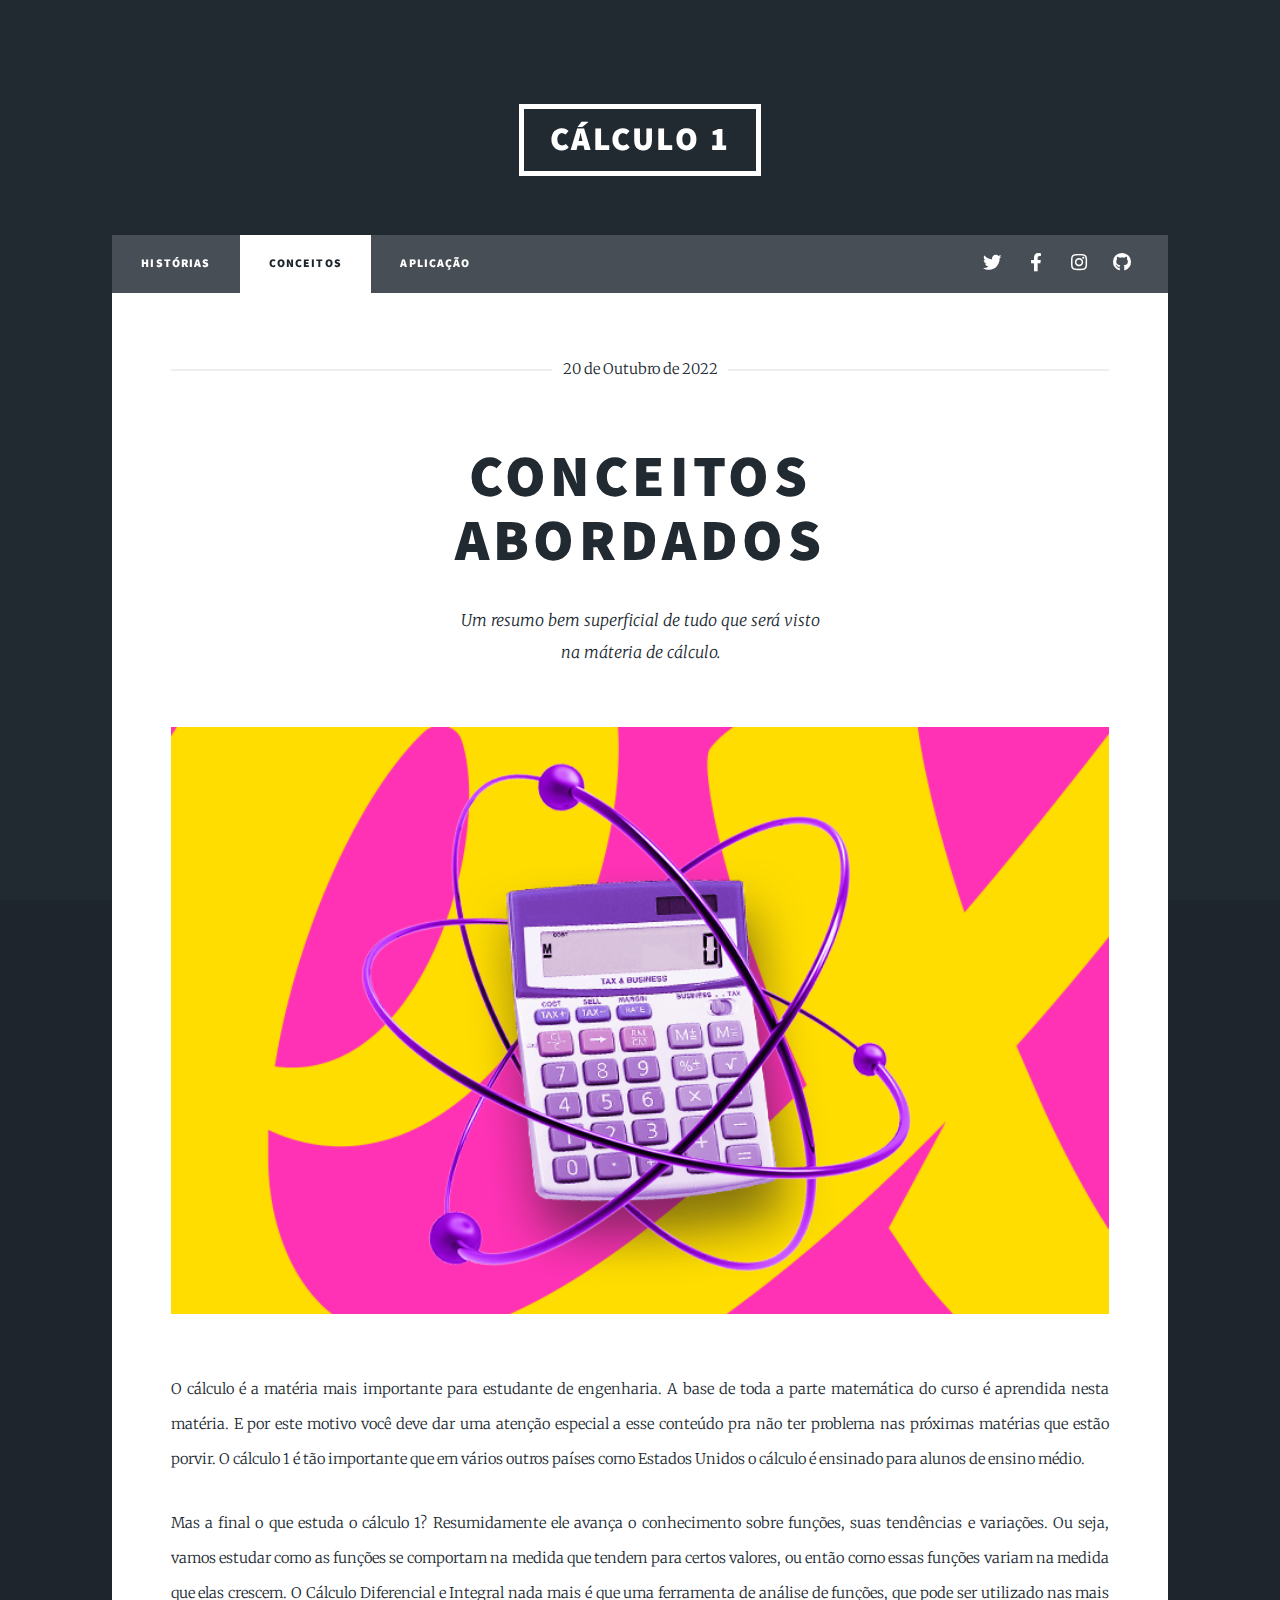
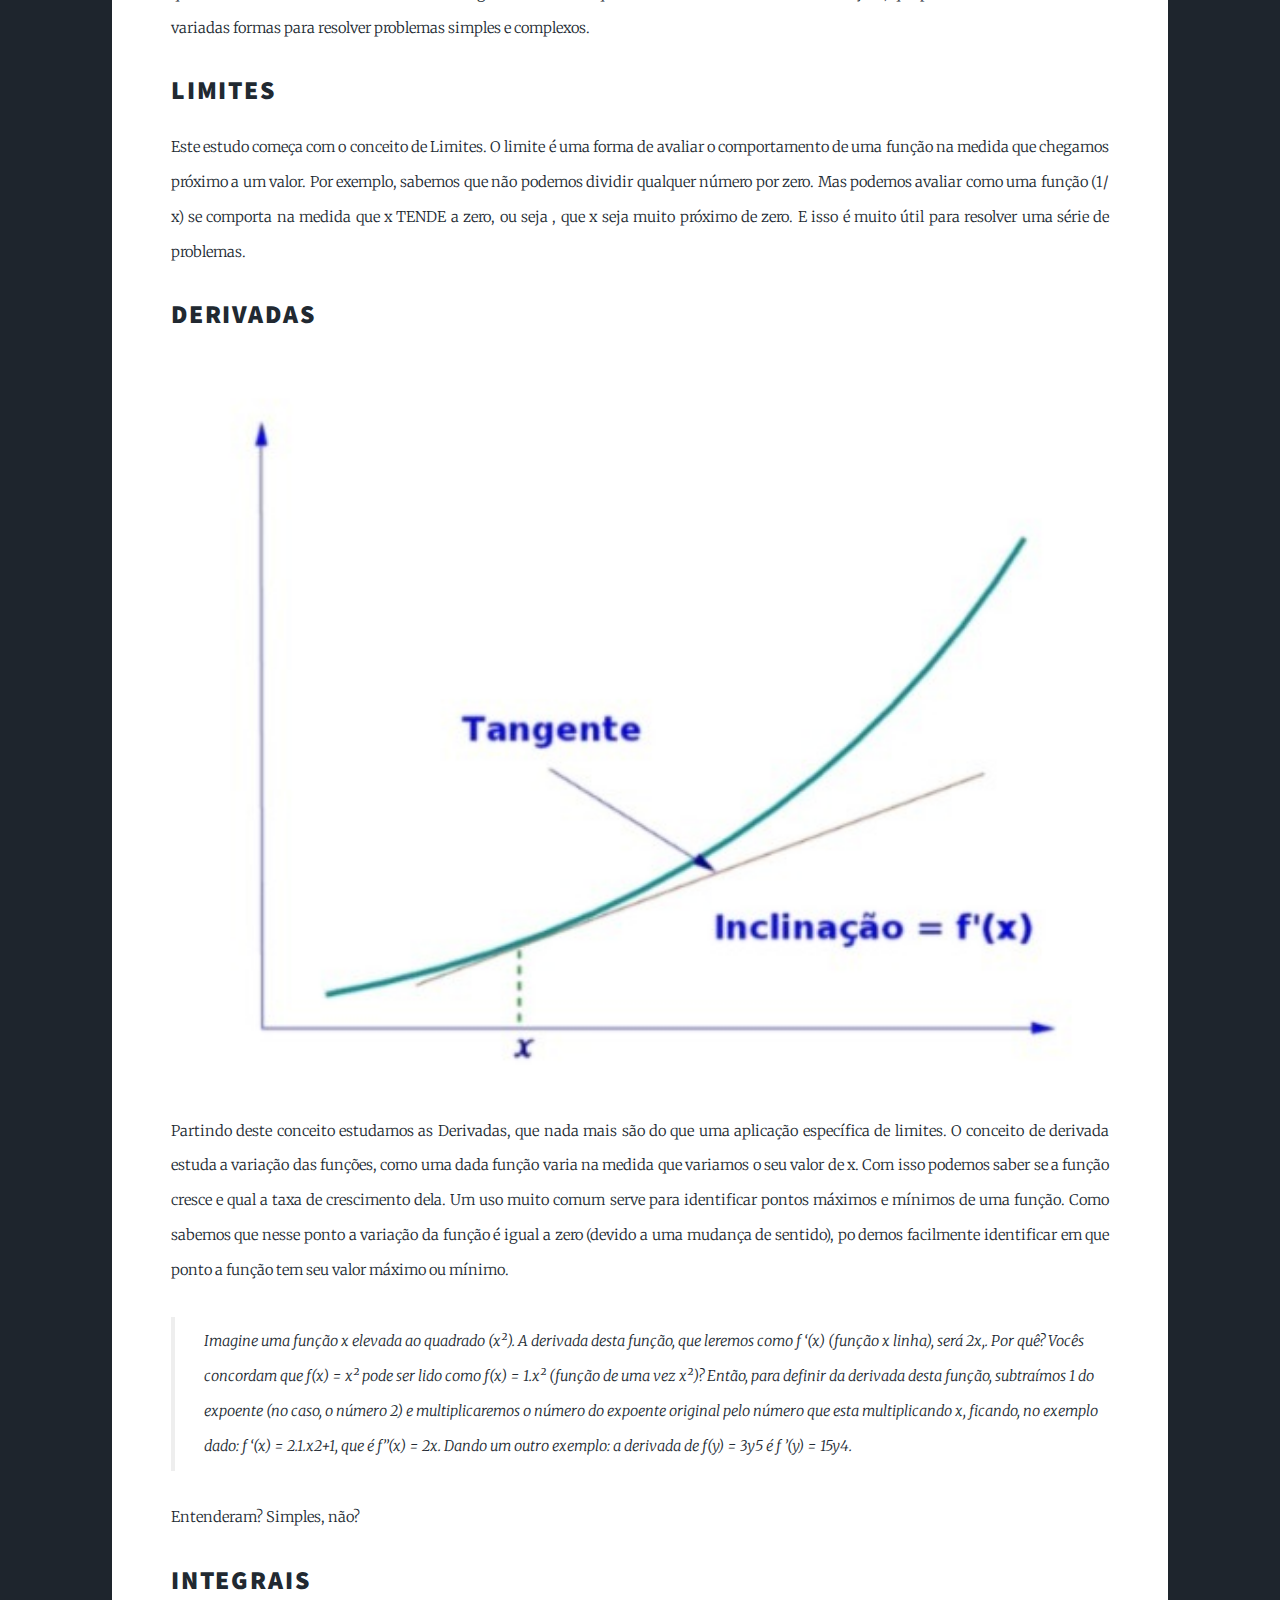
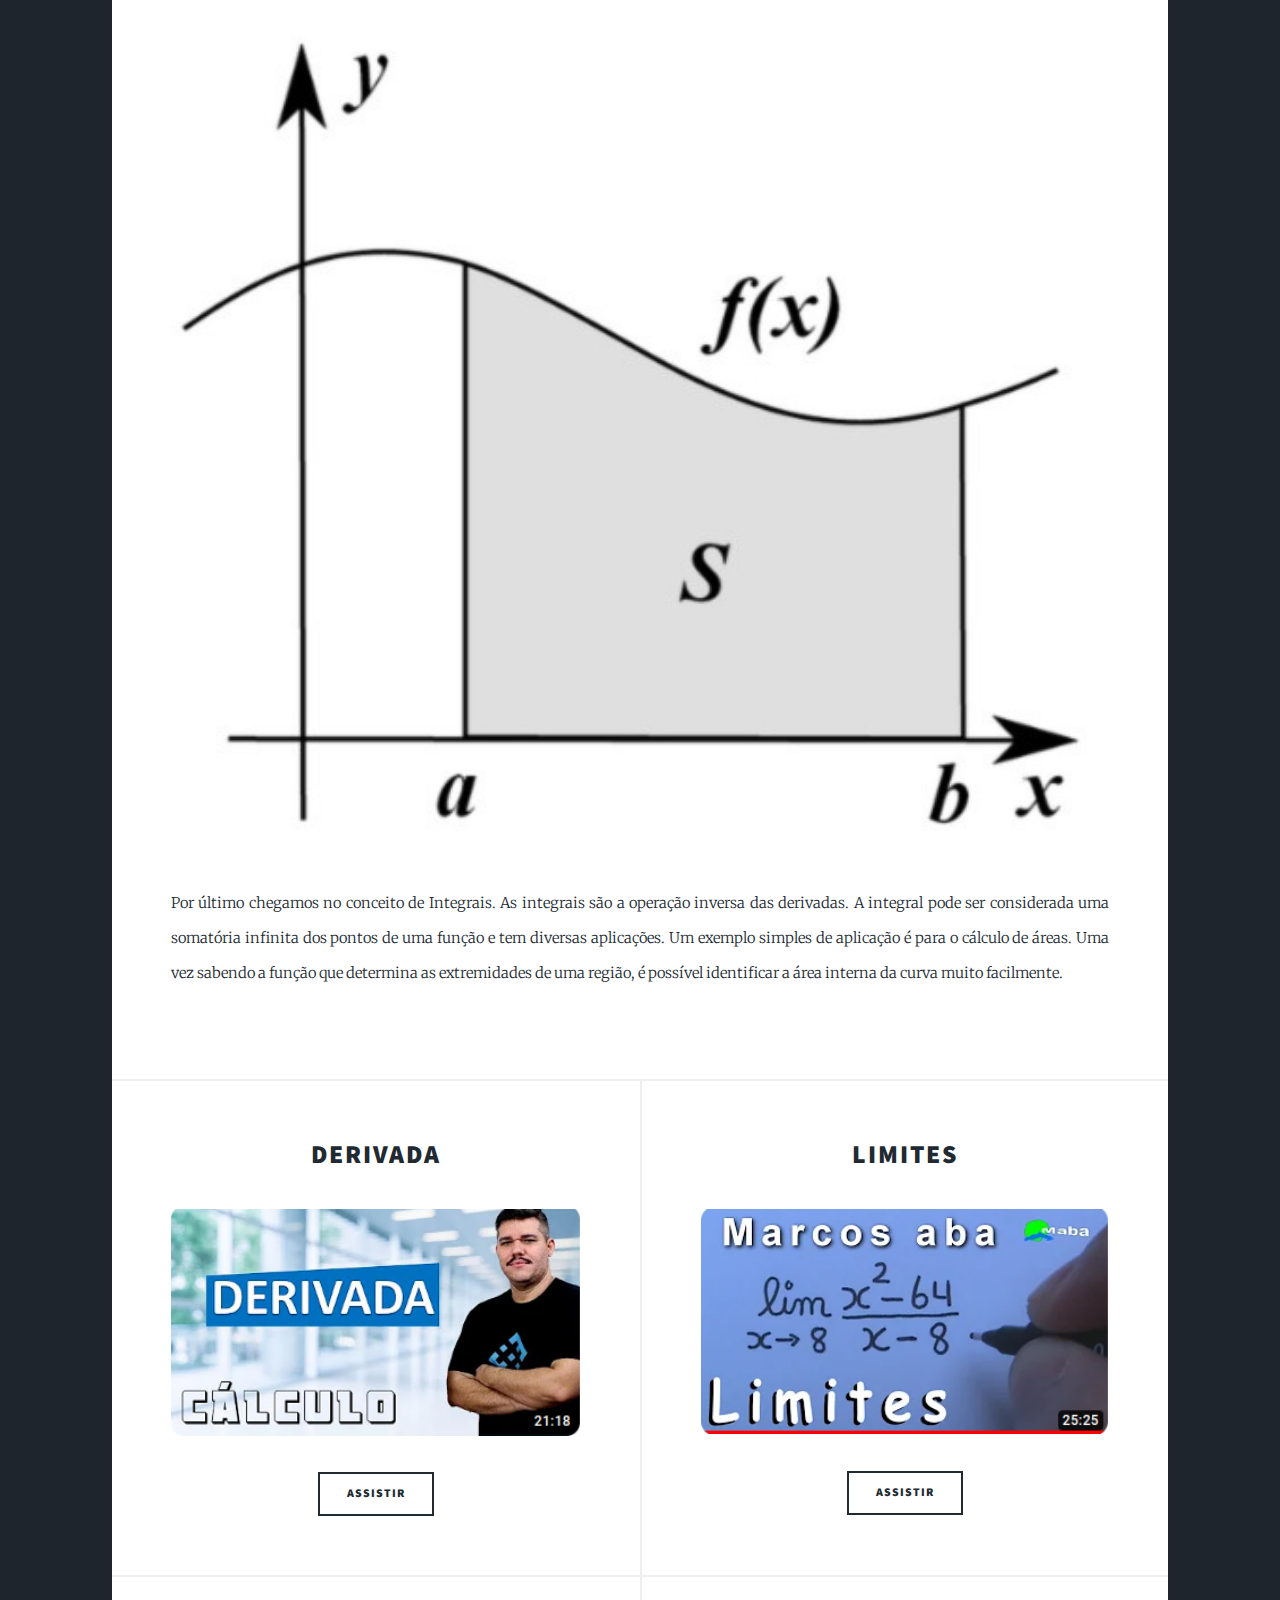
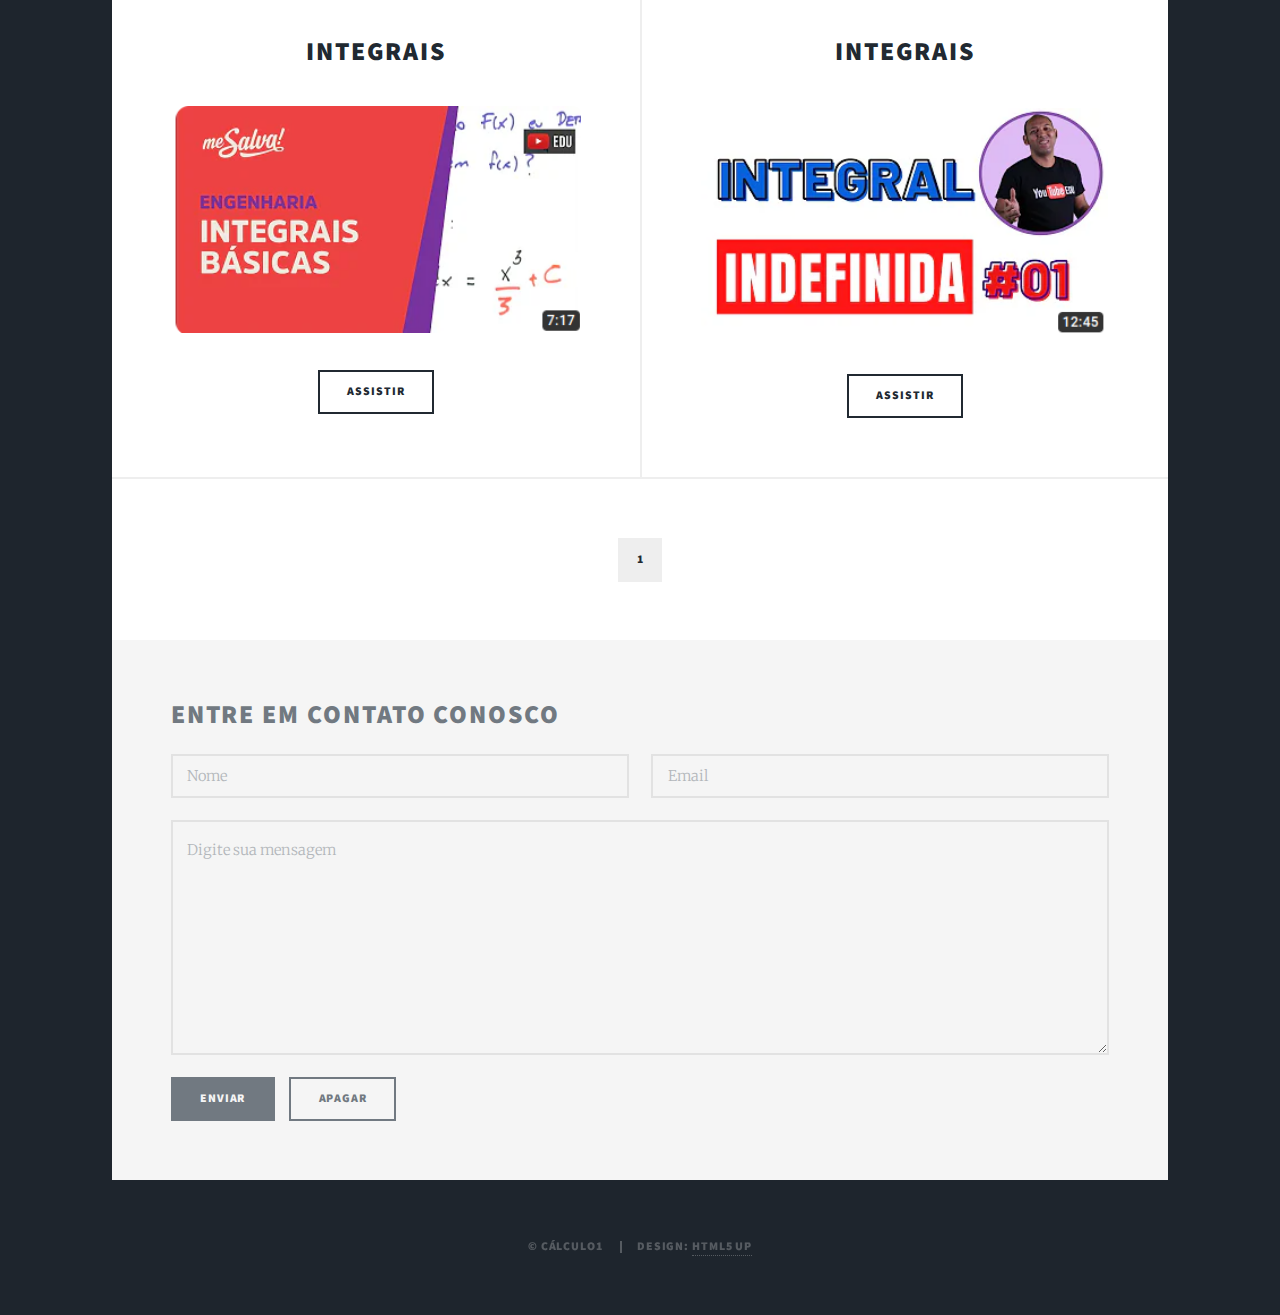
<file: generic.html>
<!DOCTYPE html>
<!--
	Massively by HTML5 UP
	html5up.net | @ajlkn
	Free for personal and commercial use under the CCA 3.0 license (html5up.net/license)
-->
<html>
  <head>
    <title>Conceitos | Cálculo 1</title>
    <meta charset="utf-8" />
    <meta
      name="viewport"
      content="width=device-width, initial-scale=1, user-scalable=no"
    />
    <link rel="stylesheet" href="assets/css/main.css" />
    <noscript
      ><link rel="stylesheet" href="assets/css/noscript.css"
    /></noscript>
  </head>
  <body class="is-preload">
    <!-- Wrapper -->
    <div id="wrapper">
      <!-- Header -->
      <header id="header">
        <a href="index.html" class="logo">Cálculo 1</a>
      </header>

      <!-- Nav -->
      <nav id="nav">
        <ul class="links">
          <li><a href="index.html">Histórias</a></li>
          <li class="active">
            <a href="generic.html">Conceitos</a>
          </li>
          <li><a href="elements.html">Aplicação</a></li>
        </ul>
        <ul class="icons">
          <li>
            <a href="#" class="icon brands fa-twitter"
              ><span class="label">Twitter</span></a
            >
          </li>
          <li>
            <a href="#" class="icon brands fa-facebook-f"
              ><span class="label">Facebook</span></a
            >
          </li>
          <li>
            <a href="#" class="icon brands fa-instagram"
              ><span class="label">Instagram</span></a
            >
          </li>
          <li>
            <a
              href="https://github.com/taciodev/calculo-project"
              target="_blank"
              class="icon brands fa-github"
              ><span class="label">GitHub</span></a
            >
          </li>
        </ul>
      </nav>

      <!-- Main -->
      <div id="main">
        <!-- Post -->
        <section class="post">
          <header class="major">
            <span class="date">20 de Outubro de 2022</span>
            <h1>
              Conceitos<br />
              Abordados
            </h1>
            <p>
              Um resumo bem superficial de tudo que será visto <br />na máteria
              de cálculo.
            </p>
          </header>
          <div class="image main"><img src="images/b01.jpg" alt="" /></div>
          <p>
            O cálculo é a matéria mais importante para estudante de engenharia.
            A base de toda a parte matemática do curso é aprendida nesta
            matéria. E por este motivo você deve dar uma atenção especial a esse
            conteúdo pra não ter problema nas próximas matérias que estão
            porvir. O cálculo 1 é tão importante que em vários outros países
            como Estados Unidos o cálculo é ensinado para alunos de ensino
            médio.
          </p>
          <p>
            Mas a final o que estuda o cálculo 1? Resumidamente ele avança o
            conhecimento sobre funções, suas tendências e variações. Ou seja,
            vamos estudar como as funções se comportam na medida que tendem para
            certos valores, ou então como essas funções variam na medida que
            elas crescem. O Cálculo Diferencial e Integral nada mais é que uma
            ferramenta de análise de funções, que pode ser utilizado nas mais
            variadas formas para resolver problemas simples e complexos.
          </p>
          <h2>Limites</h2>
          <p>
            Este estudo começa com o conceito de Limites. O limite é uma forma
            de avaliar o comportamento de uma função na medida que chegamos
            próximo a um valor. Por exemplo, sabemos que não podemos dividir
            qualquer número por zero. Mas podemos avaliar como uma função (1/ x)
            se comporta na medida que x TENDE a zero, ou seja , que x seja muito
            próximo de zero. E isso é muito útil para resolver uma série de
            problemas.
          </p>
          <h2>Derivadas</h2>
          <div class="image fit">
            <img src="images/derivada.jpg" alt="" />
          </div>
          <p>
            Partindo deste conceito estudamos as Derivadas, que nada mais são do
            que uma aplicação específica de limites. O conceito de derivada
            estuda a variação das funções, como uma dada função varia na medida
            que variamos o seu valor de x. Com isso podemos saber se a função
            cresce e qual a taxa de crescimento dela. Um uso muito comum serve
            para identificar pontos máximos e mínimos de uma função. Como
            sabemos que nesse ponto a variação da função é igual a zero (devido
            a uma mudança de sentido), po demos facilmente identificar em que
            ponto a função tem seu valor máximo ou mínimo.
          </p>
          <blockquote>
            Imagine uma função x elevada ao quadrado (x²). A derivada desta
            função, que leremos como f ‘(x) (função x linha), será 2x,. Por quê?
            Vocês concordam que f(x) = x² pode ser lido como f(x) = 1.x² (função
            de uma vez x²)? Então, para definir da derivada desta função,
            subtraímos 1 do expoente (no caso, o número 2) e multiplicaremos o
            número do expoente original pelo número que esta multiplicando x,
            ficando, no exemplo dado: f ‘(x) = 2.1.x2+1, que é f’’(x) = 2x.
            Dando um outro exemplo: a derivada de f(y) = 3y5 é f ’(y) = 15y4.
          </blockquote>
          <p>Entenderam? Simples, não?</p>
          <h2>Integrais</h2>
          <div class="image fit">
            <img src="images/integral.jpg" alt="" />
          </div>
          <p>
            Por último chegamos no conceito de Integrais. As integrais são a
            operação inversa das derivadas. A integral pode ser considerada uma
            somatória infinita dos pontos de uma função e tem diversas
            aplicações. Um exemplo simples de aplicação é para o cálculo de
            áreas. Uma vez sabendo a função que determina as extremidades de uma
            região, é possível identificar a área interna da curva muito
            facilmente.
          </p>
        </section>

        <!-- Posts -->
        <section class="posts">
          <article>
            <header>
              <h2>
                <a href="#"> Derivada </a>
              </h2>
            </header>
            <a href="#" class="image fit"
              ><img src="images/id01.png" alt=""
            /></a>
            <ul class="actions special">
              <li>
                <a
                  href="https://www.youtube.com/watch?v=cWBEMN75IMc"
                  class="button"
                  target="_blank"
                  >Assistir</a
                >
              </li>
            </ul>
          </article>
          <article>
            <header>
              <h2>
                <a href="#"> Limites </a>
              </h2>
            </header>
            <a href="#" class="image fit"
              ><img src="images/id02.png" alt=""
            /></a>
            <ul class="actions special">
              <li>
                <a
                  href="https://www.youtube.com/watch?v=U-5vck_1hjE"
                  class="button"
                  target="_blank"
                  >Assistir</a
                >
              </li>
            </ul>
          </article>
          <article>
            <header>
              <h2>
                <a href="#">Integrais</a>
              </h2>
            </header>
            <a href="#" class="image fit"
              ><img src="images/id03.png" alt=""
            /></a>
            <ul class="actions special">
              <li>
                <a
                  href="https://www.youtube.com/watch?v=Agby3P6gCyA"
                  class="button"
                  target="_blank"
                  >Assistir</a
                >
              </li>
            </ul>
          </article>
          <article>
            <header>
              <h2>
                <a href="#">Integrais</a>
              </h2>
            </header>
            <a href="#" class="image fit"
              ><img src="images/id04.png" alt=""
            /></a>
            <ul class="actions special">
              <li>
                <a
                  href="https://www.youtube.com/watch?v=UTELlQivogs"
                  class="button"
                  target="_blank"
                  >Assistir</a
                >
              </li>
            </ul>
          </article>
        </section>
        <!-- Footer -->
        <footer>
          <div class="pagination">
            <!--<a href="#" class="previous">Prev</a>-->
            <a href="#" class="page active">1</a>
          </div>
        </footer>
      </div>

      <!-- Footer -->
      <footer id="footer">
        <section>
          <h2>Entre em contato conosco</h2>

          <form method="post" action="#">
            <div class="row gtr-uniform">
              <div class="col-6 col-12-xsmall">
                <input
                  type="text"
                  name="demo-name"
                  id="demo-name"
                  value=""
                  placeholder="Nome"
                />
              </div>
              <div class="col-6 col-12-xsmall">
                <input
                  type="email"
                  name="demo-email"
                  id="demo-email"
                  value=""
                  placeholder="Email"
                />
              </div>
              <!-- Break -->
              <div class="col-12">
                <textarea
                  name="demo-message"
                  id="demo-message"
                  placeholder="Digite sua mensagem"
                  rows="6"
                ></textarea>
              </div>
              <!-- Break -->
              <div class="col-12">
                <ul class="actions">
                  <li>
                    <input type="submit" value="Enviar" class="primary" />
                  </li>
                  <li><input type="reset" value="Apagar" /></li>
                </ul>
              </div>
            </div>
          </form>
        </section>
      </footer>

      <!-- Copyright -->
      <div id="copyright">
        <ul>
          <li>&copy; Cálculo1</li>
          <li>Design: <a href="https://html5up.net">HTML5 UP</a></li>
        </ul>
      </div>
    </div>

    <!-- Scripts -->
    <script src="assets/js/jquery.min.js"></script>
    <script src="assets/js/jquery.scrollex.min.js"></script>
    <script src="assets/js/jquery.scrolly.min.js"></script>
    <script src="assets/js/browser.min.js"></script>
    <script src="assets/js/breakpoints.min.js"></script>
    <script src="assets/js/util.js"></script>
    <script src="assets/js/main.js"></script>
  </body>
</html>
</file>
<file: assets/css/main.css>
@import url(fontawesome-all.min.css);
@import url("https://fonts.googleapis.com/css?family=Merriweather:300,700,300italic,700italic|Source+Sans+Pro:900");

/*
	Massively by HTML5 UP
	html5up.net | @ajlkn
	Free for personal and commercial use under the CCA 3.0 license (html5up.net/license)
*/

html,
body,
div,
span,
applet,
object,
iframe,
h1,
h2,
h3,
h4,
h5,
h6,
p,
blockquote,
pre,
a,
abbr,
acronym,
address,
big,
cite,
code,
del,
dfn,
em,
img,
ins,
kbd,
q,
s,
samp,
small,
strike,
strong,
sub,
sup,
tt,
var,
b,
u,
i,
center,
dl,
dt,
dd,
ol,
ul,
li,
fieldset,
form,
label,
legend,
table,
caption,
tbody,
tfoot,
thead,
tr,
th,
td,
article,
aside,
canvas,
details,
embed,
figure,
figcaption,
footer,
header,
hgroup,
menu,
nav,
output,
ruby,
section,
summary,
time,
mark,
audio,
video {
  margin: 0;
  padding: 0;
  border: 0;
  font-size: 100%;
  font: inherit;
  vertical-align: baseline;
}

article,
aside,
details,
figcaption,
figure,
footer,
header,
hgroup,
menu,
nav,
section {
  display: block;
}

body {
  line-height: 1;
}

ol,
ul {
  list-style: none;
}

blockquote,
q {
  quotes: none;
}

blockquote:before,
blockquote:after,
q:before,
q:after {
  content: "";
  content: none;
}

table {
  border-collapse: collapse;
  border-spacing: 0;
}

body {
  -webkit-text-size-adjust: none;
}

mark {
  background-color: transparent;
  color: inherit;
}

input::-moz-focus-inner {
  border: 0;
  padding: 0;
}

input,
select,
textarea {
  -moz-appearance: none;
  -webkit-appearance: none;
  -ms-appearance: none;
  appearance: none;
}

/* Basic */

@-ms-viewport {
  width: device-width;
}

body {
  -ms-overflow-style: scrollbar;
}

@media screen and (max-width: 480px) {
  html,
  body {
    min-width: 320px;
  }
}

html {
  box-sizing: border-box;
}

*,
*:before,
*:after {
  box-sizing: inherit;
}

body {
  background-color: #1e252d;
}

body.is-preload *,
body.is-preload *:before,
body.is-preload *:after {
  -moz-animation: none !important;
  -webkit-animation: none !important;
  -ms-animation: none !important;
  animation: none !important;
  -moz-transition: none !important;
  -webkit-transition: none !important;
  -ms-transition: none !important;
  transition: none !important;
}

/* Type */

html {
  font-size: 16pt;
}

@media screen and (max-width: 1680px) {
  html {
    font-size: 12pt;
  }
}

@media screen and (max-width: 1280px) {
  html {
    font-size: 11pt;
  }
}

@media screen and (max-width: 360px) {
  html {
    font-size: 10pt;
  }
}

body {
  color: #212931;
}

body,
input,
select,
textarea {
  font-family: "Merriweather", Georgia, serif;
  font-weight: 300;
  font-size: 1rem;
  line-height: 2.375;
}

a {
  -moz-transition: color 0.2s ease-in-out, background-color 0.2s ease-in-out,
    border-color 0.2s ease-in-out, box-shadow 0.2s ease-in-out;
  -webkit-transition: color 0.2s ease-in-out, background-color 0.2s ease-in-out,
    border-color 0.2s ease-in-out, box-shadow 0.2s ease-in-out;
  -ms-transition: color 0.2s ease-in-out, background-color 0.2s ease-in-out,
    border-color 0.2s ease-in-out, box-shadow 0.2s ease-in-out;
  transition: color 0.2s ease-in-out, background-color 0.2s ease-in-out,
    border-color 0.2s ease-in-out, box-shadow 0.2s ease-in-out;
  border-bottom: dotted 1px;
  text-decoration: none;
}

a:hover {
  border-bottom-color: transparent;
}

strong,
b {
  font-weight: 600;
}

em,
i {
  font-style: italic;
}

p {
  text-align: justify;
  margin: 0 0 2rem 0;
}

h1,
h2,
h3,
h4,
h5,
h6 {
  font-family: "Source Sans Pro", Helvetica, sans-serif;
  font-weight: 900;
  line-height: 1.5;
  letter-spacing: 0.075em;
  text-transform: uppercase;
  margin: 0 0 1rem 0;
}

h1 a,
h2 a,
h3 a,
h4 a,
h5 a,
h6 a {
  border-bottom: 0;
  color: inherit;
  text-decoration: none;
}

h1 {
  font-size: 4rem;
  line-height: 1.1;
  margin: 0 0 2rem 0;
}

h2 {
  font-size: 1.75rem;
  line-height: 1.3;
  margin: 0 0 1.5rem 0;
}

h3 {
  font-size: 1.25rem;
  margin: 0 0 1.5rem 0;
}

h4 {
  font-size: 1rem;
}

h5 {
  font-size: 0.9rem;
}

h6 {
  font-size: 0.8rem;
}

sub {
  font-size: 0.8rem;
  position: relative;
  top: 0.5rem;
}

sup {
  font-size: 0.8rem;
  position: relative;
  top: -0.5rem;
}

blockquote {
  border-left: solid 4px;
  font-style: italic;
  margin: 0 0 2rem 0;
  padding: 0.5rem 0 0.5rem 2rem;
}

code {
  border: solid 2px;
  font-family: "Courier New", monospace;
  font-size: 0.9rem;
  margin: 0 0.25rem;
  padding: 0.25rem 0.65rem;
}

pre {
  -webkit-overflow-scrolling: touch;
  font-family: "Courier New", monospace;
  font-size: 0.9rem;
  margin: 0 0 2rem 0;
}

pre code {
  display: block;
  line-height: 1.75;
  padding: 1rem 1.5rem;
  overflow-x: auto;
}

hr {
  border: 0;
  border-bottom: solid 2px;
  margin: 3rem 0;
}

hr.major {
  margin: 5rem 0;
}

.align-left {
  text-align: left;
}

.align-center {
  text-align: center;
}

.align-right {
  text-align: right;
}

input,
select,
textarea {
  color: #212931;
}

a {
  color: #212931;
  border-bottom-color: rgba(33, 41, 49, 0.5);
}

a:hover {
  border-bottom-color: transparent;
  color: #18bfef !important;
}

strong,
b {
  color: #212931;
}

h1,
h2,
h3,
h4,
h5,
h6 {
  color: #212931;
}

blockquote {
  border-left-color: #eeeeee;
}

code {
  background: rgba(220, 220, 220, 0.25);
  border-color: #eeeeee;
}

hr {
  border-bottom-color: #eeeeee;
}

/* Row */

.row {
  display: flex;
  flex-wrap: wrap;
  box-sizing: border-box;
  align-items: stretch;
}

.row > * {
  box-sizing: border-box;
}

.row.gtr-uniform > * > :last-child {
  margin-bottom: 0;
}

.row.aln-left {
  justify-content: flex-start;
}

.row.aln-center {
  justify-content: center;
}

.row.aln-right {
  justify-content: flex-end;
}

.row.aln-top {
  align-items: flex-start;
}

.row.aln-middle {
  align-items: center;
}

.row.aln-bottom {
  align-items: flex-end;
}

.row > .imp {
  order: -1;
}

.row > .col-1 {
  width: 8.33333%;
}

.row > .off-1 {
  margin-left: 8.33333%;
}

.row > .col-2 {
  width: 16.66667%;
}

.row > .off-2 {
  margin-left: 16.66667%;
}

.row > .col-3 {
  width: 25%;
}

.row > .off-3 {
  margin-left: 25%;
}

.row > .col-4 {
  width: 33.33333%;
}

.row > .off-4 {
  margin-left: 33.33333%;
}

.row > .col-5 {
  width: 41.66667%;
}

.row > .off-5 {
  margin-left: 41.66667%;
}

.row > .col-6 {
  width: 50%;
}

.row > .off-6 {
  margin-left: 50%;
}

.row > .col-7 {
  width: 58.33333%;
}

.row > .off-7 {
  margin-left: 58.33333%;
}

.row > .col-8 {
  width: 66.66667%;
}

.row > .off-8 {
  margin-left: 66.66667%;
}

.row > .col-9 {
  width: 75%;
}

.row > .off-9 {
  margin-left: 75%;
}

.row > .col-10 {
  width: 83.33333%;
}

.row > .off-10 {
  margin-left: 83.33333%;
}

.row > .col-11 {
  width: 91.66667%;
}

.row > .off-11 {
  margin-left: 91.66667%;
}

.row > .col-12 {
  width: 100%;
}

.row > .off-12 {
  margin-left: 100%;
}

.row.gtr-0 {
  margin-top: 0;
  margin-left: 0rem;
}

.row.gtr-0 > * {
  padding: 0 0 0 0rem;
}

.row.gtr-0.gtr-uniform {
  margin-top: 0rem;
}

.row.gtr-0.gtr-uniform > * {
  padding-top: 0rem;
}

.row.gtr-25 {
  margin-top: 0;
  margin-left: -0.375rem;
}

.row.gtr-25 > * {
  padding: 0 0 0 0.375rem;
}

.row.gtr-25.gtr-uniform {
  margin-top: -0.375rem;
}

.row.gtr-25.gtr-uniform > * {
  padding-top: 0.375rem;
}

.row.gtr-50 {
  margin-top: 0;
  margin-left: -0.75rem;
}

.row.gtr-50 > * {
  padding: 0 0 0 0.75rem;
}

.row.gtr-50.gtr-uniform {
  margin-top: -0.75rem;
}

.row.gtr-50.gtr-uniform > * {
  padding-top: 0.75rem;
}

.row {
  margin-top: 0;
  margin-left: -1.5rem;
}

.row > * {
  padding: 0 0 0 1.5rem;
}

.row.gtr-uniform {
  margin-top: -1.5rem;
}

.row.gtr-uniform > * {
  padding-top: 1.5rem;
}

.row.gtr-150 {
  margin-top: 0;
  margin-left: -2.25rem;
}

.row.gtr-150 > * {
  padding: 0 0 0 2.25rem;
}

.row.gtr-150.gtr-uniform {
  margin-top: -2.25rem;
}

.row.gtr-150.gtr-uniform > * {
  padding-top: 2.25rem;
}

.row.gtr-200 {
  margin-top: 0;
  margin-left: -3rem;
}

.row.gtr-200 > * {
  padding: 0 0 0 3rem;
}

.row.gtr-200.gtr-uniform {
  margin-top: -3rem;
}

.row.gtr-200.gtr-uniform > * {
  padding-top: 3rem;
}

@media screen and (max-width: 1680px) {
  .row {
    display: flex;
    flex-wrap: wrap;
    box-sizing: border-box;
    align-items: stretch;
  }

  .row > * {
    box-sizing: border-box;
  }

  .row.gtr-uniform > * > :last-child {
    margin-bottom: 0;
  }

  .row.aln-left {
    justify-content: flex-start;
  }

  .row.aln-center {
    justify-content: center;
  }

  .row.aln-right {
    justify-content: flex-end;
  }

  .row.aln-top {
    align-items: flex-start;
  }

  .row.aln-middle {
    align-items: center;
  }

  .row.aln-bottom {
    align-items: flex-end;
  }

  .row > .imp-xlarge {
    order: -1;
  }

  .row > .col-1-xlarge {
    width: 8.33333%;
  }

  .row > .off-1-xlarge {
    margin-left: 8.33333%;
  }

  .row > .col-2-xlarge {
    width: 16.66667%;
  }

  .row > .off-2-xlarge {
    margin-left: 16.66667%;
  }

  .row > .col-3-xlarge {
    width: 25%;
  }

  .row > .off-3-xlarge {
    margin-left: 25%;
  }

  .row > .col-4-xlarge {
    width: 33.33333%;
  }

  .row > .off-4-xlarge {
    margin-left: 33.33333%;
  }

  .row > .col-5-xlarge {
    width: 41.66667%;
  }

  .row > .off-5-xlarge {
    margin-left: 41.66667%;
  }

  .row > .col-6-xlarge {
    width: 50%;
  }

  .row > .off-6-xlarge {
    margin-left: 50%;
  }

  .row > .col-7-xlarge {
    width: 58.33333%;
  }

  .row > .off-7-xlarge {
    margin-left: 58.33333%;
  }

  .row > .col-8-xlarge {
    width: 66.66667%;
  }

  .row > .off-8-xlarge {
    margin-left: 66.66667%;
  }

  .row > .col-9-xlarge {
    width: 75%;
  }

  .row > .off-9-xlarge {
    margin-left: 75%;
  }

  .row > .col-10-xlarge {
    width: 83.33333%;
  }

  .row > .off-10-xlarge {
    margin-left: 83.33333%;
  }

  .row > .col-11-xlarge {
    width: 91.66667%;
  }

  .row > .off-11-xlarge {
    margin-left: 91.66667%;
  }

  .row > .col-12-xlarge {
    width: 100%;
  }

  .row > .off-12-xlarge {
    margin-left: 100%;
  }

  .row.gtr-0 {
    margin-top: 0;
    margin-left: 0rem;
  }

  .row.gtr-0 > * {
    padding: 0 0 0 0rem;
  }

  .row.gtr-0.gtr-uniform {
    margin-top: 0rem;
  }

  .row.gtr-0.gtr-uniform > * {
    padding-top: 0rem;
  }

  .row.gtr-25 {
    margin-top: 0;
    margin-left: -0.375rem;
  }

  .row.gtr-25 > * {
    padding: 0 0 0 0.375rem;
  }

  .row.gtr-25.gtr-uniform {
    margin-top: -0.375rem;
  }

  .row.gtr-25.gtr-uniform > * {
    padding-top: 0.375rem;
  }

  .row.gtr-50 {
    margin-top: 0;
    margin-left: -0.75rem;
  }

  .row.gtr-50 > * {
    padding: 0 0 0 0.75rem;
  }

  .row.gtr-50.gtr-uniform {
    margin-top: -0.75rem;
  }

  .row.gtr-50.gtr-uniform > * {
    padding-top: 0.75rem;
  }

  .row {
    margin-top: 0;
    margin-left: -1.5rem;
  }

  .row > * {
    padding: 0 0 0 1.5rem;
  }

  .row.gtr-uniform {
    margin-top: -1.5rem;
  }

  .row.gtr-uniform > * {
    padding-top: 1.5rem;
  }

  .row.gtr-150 {
    margin-top: 0;
    margin-left: -2.25rem;
  }

  .row.gtr-150 > * {
    padding: 0 0 0 2.25rem;
  }

  .row.gtr-150.gtr-uniform {
    margin-top: -2.25rem;
  }

  .row.gtr-150.gtr-uniform > * {
    padding-top: 2.25rem;
  }

  .row.gtr-200 {
    margin-top: 0;
    margin-left: -3rem;
  }

  .row.gtr-200 > * {
    padding: 0 0 0 3rem;
  }

  .row.gtr-200.gtr-uniform {
    margin-top: -3rem;
  }

  .row.gtr-200.gtr-uniform > * {
    padding-top: 3rem;
  }
}

@media screen and (max-width: 1280px) {
  .row {
    display: flex;
    flex-wrap: wrap;
    box-sizing: border-box;
    align-items: stretch;
  }

  .row > * {
    box-sizing: border-box;
  }

  .row.gtr-uniform > * > :last-child {
    margin-bottom: 0;
  }

  .row.aln-left {
    justify-content: flex-start;
  }

  .row.aln-center {
    justify-content: center;
  }

  .row.aln-right {
    justify-content: flex-end;
  }

  .row.aln-top {
    align-items: flex-start;
  }

  .row.aln-middle {
    align-items: center;
  }

  .row.aln-bottom {
    align-items: flex-end;
  }

  .row > .imp-large {
    order: -1;
  }

  .row > .col-1-large {
    width: 8.33333%;
  }

  .row > .off-1-large {
    margin-left: 8.33333%;
  }

  .row > .col-2-large {
    width: 16.66667%;
  }

  .row > .off-2-large {
    margin-left: 16.66667%;
  }

  .row > .col-3-large {
    width: 25%;
  }

  .row > .off-3-large {
    margin-left: 25%;
  }

  .row > .col-4-large {
    width: 33.33333%;
  }

  .row > .off-4-large {
    margin-left: 33.33333%;
  }

  .row > .col-5-large {
    width: 41.66667%;
  }

  .row > .off-5-large {
    margin-left: 41.66667%;
  }

  .row > .col-6-large {
    width: 50%;
  }

  .row > .off-6-large {
    margin-left: 50%;
  }

  .row > .col-7-large {
    width: 58.33333%;
  }

  .row > .off-7-large {
    margin-left: 58.33333%;
  }

  .row > .col-8-large {
    width: 66.66667%;
  }

  .row > .off-8-large {
    margin-left: 66.66667%;
  }

  .row > .col-9-large {
    width: 75%;
  }

  .row > .off-9-large {
    margin-left: 75%;
  }

  .row > .col-10-large {
    width: 83.33333%;
  }

  .row > .off-10-large {
    margin-left: 83.33333%;
  }

  .row > .col-11-large {
    width: 91.66667%;
  }

  .row > .off-11-large {
    margin-left: 91.66667%;
  }

  .row > .col-12-large {
    width: 100%;
  }

  .row > .off-12-large {
    margin-left: 100%;
  }

  .row.gtr-0 {
    margin-top: 0;
    margin-left: 0rem;
  }

  .row.gtr-0 > * {
    padding: 0 0 0 0rem;
  }

  .row.gtr-0.gtr-uniform {
    margin-top: 0rem;
  }

  .row.gtr-0.gtr-uniform > * {
    padding-top: 0rem;
  }

  .row.gtr-25 {
    margin-top: 0;
    margin-left: -0.375rem;
  }

  .row.gtr-25 > * {
    padding: 0 0 0 0.375rem;
  }

  .row.gtr-25.gtr-uniform {
    margin-top: -0.375rem;
  }

  .row.gtr-25.gtr-uniform > * {
    padding-top: 0.375rem;
  }

  .row.gtr-50 {
    margin-top: 0;
    margin-left: -0.75rem;
  }

  .row.gtr-50 > * {
    padding: 0 0 0 0.75rem;
  }

  .row.gtr-50.gtr-uniform {
    margin-top: -0.75rem;
  }

  .row.gtr-50.gtr-uniform > * {
    padding-top: 0.75rem;
  }

  .row {
    margin-top: 0;
    margin-left: -1.5rem;
  }

  .row > * {
    padding: 0 0 0 1.5rem;
  }

  .row.gtr-uniform {
    margin-top: -1.5rem;
  }

  .row.gtr-uniform > * {
    padding-top: 1.5rem;
  }

  .row.gtr-150 {
    margin-top: 0;
    margin-left: -2.25rem;
  }

  .row.gtr-150 > * {
    padding: 0 0 0 2.25rem;
  }

  .row.gtr-150.gtr-uniform {
    margin-top: -2.25rem;
  }

  .row.gtr-150.gtr-uniform > * {
    padding-top: 2.25rem;
  }

  .row.gtr-200 {
    margin-top: 0;
    margin-left: -3rem;
  }

  .row.gtr-200 > * {
    padding: 0 0 0 3rem;
  }

  .row.gtr-200.gtr-uniform {
    margin-top: -3rem;
  }

  .row.gtr-200.gtr-uniform > * {
    padding-top: 3rem;
  }
}

@media screen and (max-width: 980px) {
  .row {
    display: flex;
    flex-wrap: wrap;
    box-sizing: border-box;
    align-items: stretch;
  }

  .row > * {
    box-sizing: border-box;
  }

  .row.gtr-uniform > * > :last-child {
    margin-bottom: 0;
  }

  .row.aln-left {
    justify-content: flex-start;
  }

  .row.aln-center {
    justify-content: center;
  }

  .row.aln-right {
    justify-content: flex-end;
  }

  .row.aln-top {
    align-items: flex-start;
  }

  .row.aln-middle {
    align-items: center;
  }

  .row.aln-bottom {
    align-items: flex-end;
  }

  .row > .imp-medium {
    order: -1;
  }

  .row > .col-1-medium {
    width: 8.33333%;
  }

  .row > .off-1-medium {
    margin-left: 8.33333%;
  }

  .row > .col-2-medium {
    width: 16.66667%;
  }

  .row > .off-2-medium {
    margin-left: 16.66667%;
  }

  .row > .col-3-medium {
    width: 25%;
  }

  .row > .off-3-medium {
    margin-left: 25%;
  }

  .row > .col-4-medium {
    width: 33.33333%;
  }

  .row > .off-4-medium {
    margin-left: 33.33333%;
  }

  .row > .col-5-medium {
    width: 41.66667%;
  }

  .row > .off-5-medium {
    margin-left: 41.66667%;
  }

  .row > .col-6-medium {
    width: 50%;
  }

  .row > .off-6-medium {
    margin-left: 50%;
  }

  .row > .col-7-medium {
    width: 58.33333%;
  }

  .row > .off-7-medium {
    margin-left: 58.33333%;
  }

  .row > .col-8-medium {
    width: 66.66667%;
  }

  .row > .off-8-medium {
    margin-left: 66.66667%;
  }

  .row > .col-9-medium {
    width: 75%;
  }

  .row > .off-9-medium {
    margin-left: 75%;
  }

  .row > .col-10-medium {
    width: 83.33333%;
  }

  .row > .off-10-medium {
    margin-left: 83.33333%;
  }

  .row > .col-11-medium {
    width: 91.66667%;
  }

  .row > .off-11-medium {
    margin-left: 91.66667%;
  }

  .row > .col-12-medium {
    width: 100%;
  }

  .row > .off-12-medium {
    margin-left: 100%;
  }

  .row.gtr-0 {
    margin-top: 0;
    margin-left: 0rem;
  }

  .row.gtr-0 > * {
    padding: 0 0 0 0rem;
  }

  .row.gtr-0.gtr-uniform {
    margin-top: 0rem;
  }

  .row.gtr-0.gtr-uniform > * {
    padding-top: 0rem;
  }

  .row.gtr-25 {
    margin-top: 0;
    margin-left: -0.375rem;
  }

  .row.gtr-25 > * {
    padding: 0 0 0 0.375rem;
  }

  .row.gtr-25.gtr-uniform {
    margin-top: -0.375rem;
  }

  .row.gtr-25.gtr-uniform > * {
    padding-top: 0.375rem;
  }

  .row.gtr-50 {
    margin-top: 0;
    margin-left: -0.75rem;
  }

  .row.gtr-50 > * {
    padding: 0 0 0 0.75rem;
  }

  .row.gtr-50.gtr-uniform {
    margin-top: -0.75rem;
  }

  .row.gtr-50.gtr-uniform > * {
    padding-top: 0.75rem;
  }

  .row {
    margin-top: 0;
    margin-left: -1.5rem;
  }

  .row > * {
    padding: 0 0 0 1.5rem;
  }

  .row.gtr-uniform {
    margin-top: -1.5rem;
  }

  .row.gtr-uniform > * {
    padding-top: 1.5rem;
  }

  .row.gtr-150 {
    margin-top: 0;
    margin-left: -2.25rem;
  }

  .row.gtr-150 > * {
    padding: 0 0 0 2.25rem;
  }

  .row.gtr-150.gtr-uniform {
    margin-top: -2.25rem;
  }

  .row.gtr-150.gtr-uniform > * {
    padding-top: 2.25rem;
  }

  .row.gtr-200 {
    margin-top: 0;
    margin-left: -3rem;
  }

  .row.gtr-200 > * {
    padding: 0 0 0 3rem;
  }

  .row.gtr-200.gtr-uniform {
    margin-top: -3rem;
  }

  .row.gtr-200.gtr-uniform > * {
    padding-top: 3rem;
  }
}

@media screen and (max-width: 736px) {
  .row {
    display: flex;
    flex-wrap: wrap;
    box-sizing: border-box;
    align-items: stretch;
  }

  .row > * {
    box-sizing: border-box;
  }

  .row.gtr-uniform > * > :last-child {
    margin-bottom: 0;
  }

  .row.aln-left {
    justify-content: flex-start;
  }

  .row.aln-center {
    justify-content: center;
  }

  .row.aln-right {
    justify-content: flex-end;
  }

  .row.aln-top {
    align-items: flex-start;
  }

  .row.aln-middle {
    align-items: center;
  }

  .row.aln-bottom {
    align-items: flex-end;
  }

  .row > .imp-small {
    order: -1;
  }

  .row > .col-1-small {
    width: 8.33333%;
  }

  .row > .off-1-small {
    margin-left: 8.33333%;
  }

  .row > .col-2-small {
    width: 16.66667%;
  }

  .row > .off-2-small {
    margin-left: 16.66667%;
  }

  .row > .col-3-small {
    width: 25%;
  }

  .row > .off-3-small {
    margin-left: 25%;
  }

  .row > .col-4-small {
    width: 33.33333%;
  }

  .row > .off-4-small {
    margin-left: 33.33333%;
  }

  .row > .col-5-small {
    width: 41.66667%;
  }

  .row > .off-5-small {
    margin-left: 41.66667%;
  }

  .row > .col-6-small {
    width: 50%;
  }

  .row > .off-6-small {
    margin-left: 50%;
  }

  .row > .col-7-small {
    width: 58.33333%;
  }

  .row > .off-7-small {
    margin-left: 58.33333%;
  }

  .row > .col-8-small {
    width: 66.66667%;
  }

  .row > .off-8-small {
    margin-left: 66.66667%;
  }

  .row > .col-9-small {
    width: 75%;
  }

  .row > .off-9-small {
    margin-left: 75%;
  }

  .row > .col-10-small {
    width: 83.33333%;
  }

  .row > .off-10-small {
    margin-left: 83.33333%;
  }

  .row > .col-11-small {
    width: 91.66667%;
  }

  .row > .off-11-small {
    margin-left: 91.66667%;
  }

  .row > .col-12-small {
    width: 100%;
  }

  .row > .off-12-small {
    margin-left: 100%;
  }

  .row.gtr-0 {
    margin-top: 0;
    margin-left: 0rem;
  }

  .row.gtr-0 > * {
    padding: 0 0 0 0rem;
  }

  .row.gtr-0.gtr-uniform {
    margin-top: 0rem;
  }

  .row.gtr-0.gtr-uniform > * {
    padding-top: 0rem;
  }

  .row.gtr-25 {
    margin-top: 0;
    margin-left: -0.375rem;
  }

  .row.gtr-25 > * {
    padding: 0 0 0 0.375rem;
  }

  .row.gtr-25.gtr-uniform {
    margin-top: -0.375rem;
  }

  .row.gtr-25.gtr-uniform > * {
    padding-top: 0.375rem;
  }

  .row.gtr-50 {
    margin-top: 0;
    margin-left: -0.75rem;
  }

  .row.gtr-50 > * {
    padding: 0 0 0 0.75rem;
  }

  .row.gtr-50.gtr-uniform {
    margin-top: -0.75rem;
  }

  .row.gtr-50.gtr-uniform > * {
    padding-top: 0.75rem;
  }

  .row {
    margin-top: 0;
    margin-left: -1.5rem;
  }

  .row > * {
    padding: 0 0 0 1.5rem;
  }

  .row.gtr-uniform {
    margin-top: -1.5rem;
  }

  .row.gtr-uniform > * {
    padding-top: 1.5rem;
  }

  .row.gtr-150 {
    margin-top: 0;
    margin-left: -2.25rem;
  }

  .row.gtr-150 > * {
    padding: 0 0 0 2.25rem;
  }

  .row.gtr-150.gtr-uniform {
    margin-top: -2.25rem;
  }

  .row.gtr-150.gtr-uniform > * {
    padding-top: 2.25rem;
  }

  .row.gtr-200 {
    margin-top: 0;
    margin-left: -3rem;
  }

  .row.gtr-200 > * {
    padding: 0 0 0 3rem;
  }

  .row.gtr-200.gtr-uniform {
    margin-top: -3rem;
  }

  .row.gtr-200.gtr-uniform > * {
    padding-top: 3rem;
  }
}

@media screen and (max-width: 480px) {
  .row {
    display: flex;
    flex-wrap: wrap;
    box-sizing: border-box;
    align-items: stretch;
  }

  .row > * {
    box-sizing: border-box;
  }

  .row.gtr-uniform > * > :last-child {
    margin-bottom: 0;
  }

  .row.aln-left {
    justify-content: flex-start;
  }

  .row.aln-center {
    justify-content: center;
  }

  .row.aln-right {
    justify-content: flex-end;
  }

  .row.aln-top {
    align-items: flex-start;
  }

  .row.aln-middle {
    align-items: center;
  }

  .row.aln-bottom {
    align-items: flex-end;
  }

  .row > .imp-xsmall {
    order: -1;
  }

  .row > .col-1-xsmall {
    width: 8.33333%;
  }

  .row > .off-1-xsmall {
    margin-left: 8.33333%;
  }

  .row > .col-2-xsmall {
    width: 16.66667%;
  }

  .row > .off-2-xsmall {
    margin-left: 16.66667%;
  }

  .row > .col-3-xsmall {
    width: 25%;
  }

  .row > .off-3-xsmall {
    margin-left: 25%;
  }

  .row > .col-4-xsmall {
    width: 33.33333%;
  }

  .row > .off-4-xsmall {
    margin-left: 33.33333%;
  }

  .row > .col-5-xsmall {
    width: 41.66667%;
  }

  .row > .off-5-xsmall {
    margin-left: 41.66667%;
  }

  .row > .col-6-xsmall {
    width: 50%;
  }

  .row > .off-6-xsmall {
    margin-left: 50%;
  }

  .row > .col-7-xsmall {
    width: 58.33333%;
  }

  .row > .off-7-xsmall {
    margin-left: 58.33333%;
  }

  .row > .col-8-xsmall {
    width: 66.66667%;
  }

  .row > .off-8-xsmall {
    margin-left: 66.66667%;
  }

  .row > .col-9-xsmall {
    width: 75%;
  }

  .row > .off-9-xsmall {
    margin-left: 75%;
  }

  .row > .col-10-xsmall {
    width: 83.33333%;
  }

  .row > .off-10-xsmall {
    margin-left: 83.33333%;
  }

  .row > .col-11-xsmall {
    width: 91.66667%;
  }

  .row > .off-11-xsmall {
    margin-left: 91.66667%;
  }

  .row > .col-12-xsmall {
    width: 100%;
  }

  .row > .off-12-xsmall {
    margin-left: 100%;
  }

  .row.gtr-0 {
    margin-top: 0;
    margin-left: 0rem;
  }

  .row.gtr-0 > * {
    padding: 0 0 0 0rem;
  }

  .row.gtr-0.gtr-uniform {
    margin-top: 0rem;
  }

  .row.gtr-0.gtr-uniform > * {
    padding-top: 0rem;
  }

  .row.gtr-25 {
    margin-top: 0;
    margin-left: -0.375rem;
  }

  .row.gtr-25 > * {
    padding: 0 0 0 0.375rem;
  }

  .row.gtr-25.gtr-uniform {
    margin-top: -0.375rem;
  }

  .row.gtr-25.gtr-uniform > * {
    padding-top: 0.375rem;
  }

  .row.gtr-50 {
    margin-top: 0;
    margin-left: -0.75rem;
  }

  .row.gtr-50 > * {
    padding: 0 0 0 0.75rem;
  }

  .row.gtr-50.gtr-uniform {
    margin-top: -0.75rem;
  }

  .row.gtr-50.gtr-uniform > * {
    padding-top: 0.75rem;
  }

  .row {
    margin-top: 0;
    margin-left: -1.5rem;
  }

  .row > * {
    padding: 0 0 0 1.5rem;
  }

  .row.gtr-uniform {
    margin-top: -1.5rem;
  }

  .row.gtr-uniform > * {
    padding-top: 1.5rem;
  }

  .row.gtr-150 {
    margin-top: 0;
    margin-left: -2.25rem;
  }

  .row.gtr-150 > * {
    padding: 0 0 0 2.25rem;
  }

  .row.gtr-150.gtr-uniform {
    margin-top: -2.25rem;
  }

  .row.gtr-150.gtr-uniform > * {
    padding-top: 2.25rem;
  }

  .row.gtr-200 {
    margin-top: 0;
    margin-left: -3rem;
  }

  .row.gtr-200 > * {
    padding: 0 0 0 3rem;
  }

  .row.gtr-200.gtr-uniform {
    margin-top: -3rem;
  }

  .row.gtr-200.gtr-uniform > * {
    padding-top: 3rem;
  }
}

@media screen and (max-width: 360px) {
  .row {
    display: flex;
    flex-wrap: wrap;
    box-sizing: border-box;
    align-items: stretch;
  }

  .row > * {
    box-sizing: border-box;
  }

  .row.gtr-uniform > * > :last-child {
    margin-bottom: 0;
  }

  .row.aln-left {
    justify-content: flex-start;
  }

  .row.aln-center {
    justify-content: center;
  }

  .row.aln-right {
    justify-content: flex-end;
  }

  .row.aln-top {
    align-items: flex-start;
  }

  .row.aln-middle {
    align-items: center;
  }

  .row.aln-bottom {
    align-items: flex-end;
  }

  .row > .imp-xxsmall {
    order: -1;
  }

  .row > .col-1-xxsmall {
    width: 8.33333%;
  }

  .row > .off-1-xxsmall {
    margin-left: 8.33333%;
  }

  .row > .col-2-xxsmall {
    width: 16.66667%;
  }

  .row > .off-2-xxsmall {
    margin-left: 16.66667%;
  }

  .row > .col-3-xxsmall {
    width: 25%;
  }

  .row > .off-3-xxsmall {
    margin-left: 25%;
  }

  .row > .col-4-xxsmall {
    width: 33.33333%;
  }

  .row > .off-4-xxsmall {
    margin-left: 33.33333%;
  }

  .row > .col-5-xxsmall {
    width: 41.66667%;
  }

  .row > .off-5-xxsmall {
    margin-left: 41.66667%;
  }

  .row > .col-6-xxsmall {
    width: 50%;
  }

  .row > .off-6-xxsmall {
    margin-left: 50%;
  }

  .row > .col-7-xxsmall {
    width: 58.33333%;
  }

  .row > .off-7-xxsmall {
    margin-left: 58.33333%;
  }

  .row > .col-8-xxsmall {
    width: 66.66667%;
  }

  .row > .off-8-xxsmall {
    margin-left: 66.66667%;
  }

  .row > .col-9-xxsmall {
    width: 75%;
  }

  .row > .off-9-xxsmall {
    margin-left: 75%;
  }

  .row > .col-10-xxsmall {
    width: 83.33333%;
  }

  .row > .off-10-xxsmall {
    margin-left: 83.33333%;
  }

  .row > .col-11-xxsmall {
    width: 91.66667%;
  }

  .row > .off-11-xxsmall {
    margin-left: 91.66667%;
  }

  .row > .col-12-xxsmall {
    width: 100%;
  }

  .row > .off-12-xxsmall {
    margin-left: 100%;
  }

  .row.gtr-0 {
    margin-top: 0;
    margin-left: 0rem;
  }

  .row.gtr-0 > * {
    padding: 0 0 0 0rem;
  }

  .row.gtr-0.gtr-uniform {
    margin-top: 0rem;
  }

  .row.gtr-0.gtr-uniform > * {
    padding-top: 0rem;
  }

  .row.gtr-25 {
    margin-top: 0;
    margin-left: -0.375rem;
  }

  .row.gtr-25 > * {
    padding: 0 0 0 0.375rem;
  }

  .row.gtr-25.gtr-uniform {
    margin-top: -0.375rem;
  }

  .row.gtr-25.gtr-uniform > * {
    padding-top: 0.375rem;
  }

  .row.gtr-50 {
    margin-top: 0;
    margin-left: -0.75rem;
  }

  .row.gtr-50 > * {
    padding: 0 0 0 0.75rem;
  }

  .row.gtr-50.gtr-uniform {
    margin-top: -0.75rem;
  }

  .row.gtr-50.gtr-uniform > * {
    padding-top: 0.75rem;
  }

  .row {
    margin-top: 0;
    margin-left: -1.5rem;
  }

  .row > * {
    padding: 0 0 0 1.5rem;
  }

  .row.gtr-uniform {
    margin-top: -1.5rem;
  }

  .row.gtr-uniform > * {
    padding-top: 1.5rem;
  }

  .row.gtr-150 {
    margin-top: 0;
    margin-left: -2.25rem;
  }

  .row.gtr-150 > * {
    padding: 0 0 0 2.25rem;
  }

  .row.gtr-150.gtr-uniform {
    margin-top: -2.25rem;
  }

  .row.gtr-150.gtr-uniform > * {
    padding-top: 2.25rem;
  }

  .row.gtr-200 {
    margin-top: 0;
    margin-left: -3rem;
  }

  .row.gtr-200 > * {
    padding: 0 0 0 3rem;
  }

  .row.gtr-200.gtr-uniform {
    margin-top: -3rem;
  }

  .row.gtr-200.gtr-uniform > * {
    padding-top: 3rem;
  }
}

/* Box */

.box {
  border: solid 2px;
  margin-bottom: 2rem;
  padding: 1.5rem;
}

.box > :last-child,
.box > :last-child > :last-child,
.box > :last-child > :last-child > :last-child {
  margin-bottom: 0;
}

.box.alt {
  border: 0;
  border-radius: 0;
  padding: 0;
}

.box {
  border-color: #eeeeee;
}

/* Button */

input[type="submit"],
input[type="reset"],
input[type="button"],
button,
.button {
  -moz-appearance: none;
  -webkit-appearance: none;
  -ms-appearance: none;
  appearance: none;
  -moz-transition: background-color 0.2s ease-in-out,
    box-shadow 0.2s ease-in-out, color 0.2s ease-in-out;
  -webkit-transition: background-color 0.2s ease-in-out,
    box-shadow 0.2s ease-in-out, color 0.2s ease-in-out;
  -ms-transition: background-color 0.2s ease-in-out, box-shadow 0.2s ease-in-out,
    color 0.2s ease-in-out;
  transition: background-color 0.2s ease-in-out, box-shadow 0.2s ease-in-out,
    color 0.2s ease-in-out;
  border: 0;
  border-radius: 0;
  cursor: pointer;
  display: inline-block;
  font-family: "Source Sans Pro", Helvetica, sans-serif;
  font-size: 0.8rem;
  font-weight: 900;
  letter-spacing: 0.075em;
  height: 3rem;
  line-height: 3rem;
  padding: 0 2rem;
  text-align: center;
  text-decoration: none;
  text-transform: uppercase;
  white-space: nowrap;
}

input[type="submit"].icon:before,
input[type="reset"].icon:before,
input[type="button"].icon:before,
button.icon:before,
.button.icon:before {
  margin-right: 0.5rem;
}

input[type="submit"].icon.solo,
input[type="reset"].icon.solo,
input[type="button"].icon.solo,
button.icon.solo,
.button.icon.solo {
  position: relative;
  width: 4rem;
  height: 4rem;
  line-height: 4rem;
  border-radius: 4rem;
  text-indent: 4rem;
  overflow: hidden;
  padding: 0;
  white-space: nowrap;
}

input[type="submit"].icon.solo:before,
input[type="reset"].icon.solo:before,
input[type="button"].icon.solo:before,
button.icon.solo:before,
.button.icon.solo:before {
  position: absolute;
  display: block;
  top: 0;
  left: 0;
  width: inherit;
  height: inherit;
  line-height: inherit;
  font-size: 1.25rem;
  margin-right: 0;
  text-align: center;
  text-indent: 0;
}

input[type="submit"].fit,
input[type="reset"].fit,
input[type="button"].fit,
button.fit,
.button.fit {
  width: 100%;
}

input[type="submit"].small,
input[type="reset"].small,
input[type="button"].small,
button.small,
.button.small {
  font-size: 0.7rem;
  height: 2.5rem;
  line-height: 2.5rem;
  padding: 0 1.5rem;
}

input[type="submit"].large,
input[type="reset"].large,
input[type="button"].large,
button.large,
.button.large {
  font-size: 0.9rem;
  height: 3.5rem;
  line-height: 3.5rem;
  padding: 0 2.75rem;
}

@media screen and (max-width: 980px) {
  input[type="submit"],
  input[type="reset"],
  input[type="button"],
  button,
  .button {
    font-size: 0.9rem;
    height: 3.25rem;
    line-height: 3.25rem;
  }

  input[type="submit"].large,
  input[type="reset"].large,
  input[type="button"].large,
  button.large,
  .button.large {
    font-size: 1rem;
    height: 3.75rem;
    line-height: 3.75rem;
  }
}

input[type="submit"].disabled,
input[type="submit"]:disabled,
input[type="reset"].disabled,
input[type="reset"]:disabled,
input[type="button"].disabled,
input[type="button"]:disabled,
button.disabled,
button:disabled,
.button.disabled,
.button:disabled {
  pointer-events: none;
  opacity: 0.25;
}

input[type="submit"],
input[type="reset"],
input[type="button"],
button,
.button {
  background-color: transparent;
  box-shadow: inset 0 0 0 2px #212931;
  color: #212931 !important;
}

input[type="submit"]:hover,
input[type="reset"]:hover,
input[type="button"]:hover,
button:hover,
.button:hover {
  box-shadow: inset 0 0 0 2px #18bfef;
  color: #18bfef !important;
}

input[type="submit"].primary,
input[type="reset"].primary,
input[type="button"].primary,
button.primary,
.button.primary {
  background-color: #212931;
  box-shadow: none;
  color: #ffffff !important;
}

input[type="submit"].primary:hover,
input[type="reset"].primary:hover,
input[type="button"].primary:hover,
button.primary:hover,
.button.primary:hover {
  background-color: #18bfef;
}

/* Form */

form {
  margin: 0 0 2rem 0;
}

form > :last-child {
  margin-bottom: 0;
}

form > .fields {
  display: -moz-flex;
  display: -webkit-flex;
  display: -ms-flex;
  display: flex;
  -moz-flex-wrap: wrap;
  -webkit-flex-wrap: wrap;
  -ms-flex-wrap: wrap;
  flex-wrap: wrap;
  width: calc(100% + 3rem);
  margin: -1.5rem 0 2rem -1.5rem;
}

form > .fields > .field {
  -moz-flex-grow: 0;
  -webkit-flex-grow: 0;
  -ms-flex-grow: 0;
  flex-grow: 0;
  -moz-flex-shrink: 0;
  -webkit-flex-shrink: 0;
  -ms-flex-shrink: 0;
  flex-shrink: 0;
  padding: 1.5rem 0 0 1.5rem;
  width: calc(100% - 1.5rem);
}

form > .fields > .field.half {
  width: calc(50% - 0.75rem);
}

form > .fields > .field.third {
  width: calc(100% / 3 - 0.5rem);
}

form > .fields > .field.quarter {
  width: calc(25% - 0.375rem);
}

@media screen and (max-width: 480px) {
  form > .fields {
    width: calc(100% + 3rem);
    margin: -1.5rem 0 2rem -1.5rem;
  }

  form > .fields > .field {
    padding: 1.5rem 0 0 1.5rem;
    width: calc(100% - 1.5rem);
  }

  form > .fields > .field.half {
    width: calc(100% - 1.5rem);
  }

  form > .fields > .field.third {
    width: calc(100% - 1.5rem);
  }

  form > .fields > .field.quarter {
    width: calc(100% - 1.5rem);
  }
}

label {
  display: block;
  font-family: "Source Sans Pro", Helvetica, sans-serif;
  font-weight: 900;
  line-height: 1.5;
  letter-spacing: 0.075em;
  font-size: 0.8rem;
  text-transform: uppercase;
  margin: 0 0 0.75rem 0;
}

@media screen and (max-width: 980px) {
  label {
    font-size: 0.9rem;
  }
}

input[type="text"],
input[type="password"],
input[type="email"],
select,
textarea {
  -moz-appearance: none;
  -webkit-appearance: none;
  -ms-appearance: none;
  appearance: none;
  background: transparent;
  border-radius: 0;
  border: solid 2px;
  color: inherit;
  display: block;
  outline: 0;
  padding: 0 1rem;
  text-decoration: none;
  width: 100%;
}

input[type="text"]:invalid,
input[type="password"]:invalid,
input[type="email"]:invalid,
select:invalid,
textarea:invalid {
  box-shadow: none;
}

select {
  background-size: 1.25rem;
  background-repeat: no-repeat;
  background-position: calc(100% - 1rem) center;
  height: 3rem;
  padding-right: 3rem;
  text-overflow: ellipsis;
}

select:focus::-ms-value {
  background-color: transparent;
}

select::-ms-expand {
  display: none;
}

input[type="text"],
input[type="password"],
input[type="email"],
select {
  height: 3rem;
}

textarea {
  padding: 0.75rem 1rem;
}

input[type="checkbox"],
input[type="radio"] {
  -moz-appearance: none;
  -webkit-appearance: none;
  -ms-appearance: none;
  appearance: none;
  display: block;
  float: left;
  margin-right: -2rem;
  opacity: 0;
  width: 1rem;
  z-index: -1;
}

input[type="checkbox"] + label,
input[type="radio"] + label {
  text-decoration: none;
  cursor: pointer;
  display: inline-block;
  font-size: 1rem;
  letter-spacing: 0;
  font-family: "Merriweather", Georgia, serif;
  text-transform: none;
  font-weight: 300;
  padding-left: 2.8rem;
  padding-right: 1rem;
  position: relative;
}

input[type="checkbox"] + label:before,
input[type="radio"] + label:before {
  -moz-osx-font-smoothing: grayscale;
  -webkit-font-smoothing: antialiased;
  display: inline-block;
  font-style: normal;
  font-variant: normal;
  text-rendering: auto;
  line-height: 1;
  text-transform: none !important;
  font-family: "Font Awesome 5 Free";
  font-weight: 900;
}

input[type="checkbox"] + label:before,
input[type="radio"] + label:before {
  border-radius: 0;
  border: solid 2px;
  content: "";
  display: inline-block;
  font-size: 0.8rem;
  height: 1.8rem;
  left: 0;
  line-height: 1.65rem;
  position: absolute;
  text-align: center;
  top: -0.125rem;
  width: 1.8rem;
}

input[type="checkbox"]:checked + label:before,
input[type="radio"]:checked + label:before {
  content: "\f00c";
}

input[type="checkbox"] + label:before {
  border-radius: 0;
}

input[type="radio"] + label:before {
  border-radius: 100%;
}

::-webkit-input-placeholder {
  opacity: 1;
}

:-moz-placeholder {
  opacity: 1;
}

::-moz-placeholder {
  opacity: 1;
}

:-ms-input-placeholder {
  opacity: 1;
}

label {
  color: #212931;
}

input[type="text"],
input[type="password"],
input[type="email"],
select,
textarea {
  border-color: #eeeeee;
}

input[type="text"]:focus,
input[type="password"]:focus,
input[type="email"]:focus,
select:focus,
textarea:focus {
  border-color: #18bfef;
}

select {
  background-image: url("data:image/svg+xml;charset=utf8,%3Csvg xmlns='http://www.w3.org/2000/svg' width='40' height='40' preserveAspectRatio='none' viewBox='0 0 40 40'%3E%3Cpath d='M9.4,12.3l10.4,10.4l10.4-10.4c0.2-0.2,0.5-0.4,0.9-0.4c0.3,0,0.6,0.1,0.9,0.4l3.3,3.3c0.2,0.2,0.4,0.5,0.4,0.9 c0,0.4-0.1,0.6-0.4,0.9L20.7,31.9c-0.2,0.2-0.5,0.4-0.9,0.4c-0.3,0-0.6-0.1-0.9-0.4L4.3,17.3c-0.2-0.2-0.4-0.5-0.4-0.9 c0-0.4,0.1-0.6,0.4-0.9l3.3-3.3c0.2-0.2,0.5-0.4,0.9-0.4S9.1,12.1,9.4,12.3z' fill='%23eeeeee' /%3E%3C/svg%3E");
}

select option {
  background-color: #ffffff;
  color: #212931;
}

.select-wrapper:before {
  color: #eeeeee;
}

input[type="checkbox"] + label,
input[type="radio"] + label {
  color: #212931;
}

input[type="checkbox"] + label:before,
input[type="radio"] + label:before {
  border-color: #eeeeee;
}

input[type="checkbox"]:checked + label:before,
input[type="radio"]:checked + label:before {
  background-color: #212931;
  border-color: #212931;
  color: #ffffff;
}

input[type="checkbox"]:focus + label:before,
input[type="radio"]:focus + label:before {
  border-color: #18bfef;
}

::-webkit-input-placeholder {
  color: #909498 !important;
}

:-moz-placeholder {
  color: #909498 !important;
}

::-moz-placeholder {
  color: #909498 !important;
}

:-ms-input-placeholder {
  color: #909498 !important;
}

.formerize-placeholder {
  color: #909498 !important;
}

/* Icon */

.icon {
  text-decoration: none;
  border-bottom: none;
  position: relative;
}

.icon:before {
  -moz-osx-font-smoothing: grayscale;
  -webkit-font-smoothing: antialiased;
  display: inline-block;
  font-style: normal;
  font-variant: normal;
  text-rendering: auto;
  line-height: 1;
  text-transform: none !important;
  font-family: "Font Awesome 5 Free";
  font-weight: 400;
}

.icon > .label {
  display: none;
}

.icon:before {
  line-height: inherit;
}

.icon.solid:before {
  font-weight: 900;
}

.icon.brands:before {
  font-family: "Font Awesome 5 Brands";
}

/* Image */

.image {
  border: 0;
  display: inline-block;
  position: relative;
}

.image img {
  display: block;
}

.image.left,
.image.right {
  max-width: 40%;
}

.image.left img,
.image.right img {
  width: 100%;
}

.image.left {
  float: left;
  margin: 0 2rem 2rem 0;
  top: 0.75rem;
}

.image.right {
  float: right;
  margin: 0 0 2rem 2rem;
  top: 0.75rem;
}

.image.fit {
  display: block;
  margin: 2.5rem 0;
  width: 100%;
}

.image.fit:first-child {
  margin-top: 0;
}

.image.fit img {
  width: 100%;
}

.image.main {
  display: block;
  margin: 4rem 0;
  width: 100%;
}

.image.main:first-child {
  margin-top: 0;
}

.image.main img {
  width: 100%;
}

@media screen and (max-width: 736px) {
  .image.fit {
    margin: 2rem 0;
  }

  .image.main {
    margin: 2rem 0;
  }
}

a.image {
  overflow: hidden;
}

a.image img {
  -moz-transition: -moz-transform 0.2s ease-out;
  -webkit-transition: -webkit-transform 0.2s ease-out;
  -ms-transition: -ms-transform 0.2s ease-out;
  transition: transform 0.2s ease-out;
}

a.image:hover img {
  -moz-transform: scale(1.05);
  -webkit-transform: scale(1.05);
  -ms-transform: scale(1.05);
  transform: scale(1.05);
}

/* Actions */

ul.actions {
  display: -moz-flex;
  display: -webkit-flex;
  display: -ms-flex;
  display: flex;
  cursor: default;
  list-style: none;
  margin-left: -1rem;
  padding-left: 0;
}

ul.actions li {
  padding: 0 0 0 1rem;
  vertical-align: middle;
}

ul.actions.special {
  -moz-justify-content: center;
  -webkit-justify-content: center;
  -ms-justify-content: center;
  justify-content: center;
  width: 100%;
  margin-left: 0;
}

ul.actions.special li:first-child {
  padding-left: 0;
}

ul.actions.stacked {
  -moz-flex-direction: column;
  -webkit-flex-direction: column;
  -ms-flex-direction: column;
  flex-direction: column;
  margin-left: 0;
}

ul.actions.stacked li {
  padding: 1.3rem 0 0 0;
}

ul.actions.stacked li:first-child {
  padding-top: 0;
}

ul.actions.fit {
  width: calc(100% + 1rem);
}

ul.actions.fit li {
  -moz-flex-grow: 1;
  -webkit-flex-grow: 1;
  -ms-flex-grow: 1;
  flex-grow: 1;
  -moz-flex-shrink: 1;
  -webkit-flex-shrink: 1;
  -ms-flex-shrink: 1;
  flex-shrink: 1;
  width: 100%;
}

ul.actions.fit li > * {
  width: 100%;
}

ul.actions.fit.stacked {
  width: 100%;
}

@media screen and (max-width: 480px) {
  ul.actions:not(.fixed) {
    -moz-flex-direction: column;
    -webkit-flex-direction: column;
    -ms-flex-direction: column;
    flex-direction: column;
    margin-left: 0;
    width: 100% !important;
  }

  ul.actions:not(.fixed) li {
    -moz-flex-grow: 1;
    -webkit-flex-grow: 1;
    -ms-flex-grow: 1;
    flex-grow: 1;
    -moz-flex-shrink: 1;
    -webkit-flex-shrink: 1;
    -ms-flex-shrink: 1;
    flex-shrink: 1;
    padding: 1rem 0 0 0;
    text-align: center;
    width: 100%;
  }

  ul.actions:not(.fixed) li > * {
    width: 100%;
  }

  ul.actions:not(.fixed) li:first-child {
    padding-top: 0;
  }

  ul.actions:not(.fixed) li input[type="submit"],
  ul.actions:not(.fixed) li input[type="reset"],
  ul.actions:not(.fixed) li input[type="button"],
  ul.actions:not(.fixed) li button,
  ul.actions:not(.fixed) li .button {
    width: 100%;
  }

  ul.actions:not(.fixed) li input[type="submit"].icon:before,
  ul.actions:not(.fixed) li input[type="reset"].icon:before,
  ul.actions:not(.fixed) li input[type="button"].icon:before,
  ul.actions:not(.fixed) li button.icon:before,
  ul.actions:not(.fixed) li .button.icon:before {
    margin-left: -0.5rem;
  }
}

/* Icons */

ul.icons {
  cursor: default;
  list-style: none;
  padding-left: 0;
}

ul.icons li {
  display: inline-block;
  padding: 0 0.5rem 0 0;
  vertical-align: middle;
}

ul.icons li:last-child {
  padding-right: 0;
}

ul.icons li .icon:before {
  width: 2.25rem;
  height: 2.25rem;
  line-height: 2.25rem;
  display: inline-block;
  text-align: center;
  border-radius: 100%;
  font-size: 1.25rem;
}

ul.icons.alt li .icon:before {
  -moz-transition: color 0.2s ease-in-out, background-color 0.2s ease-in-out,
    border-color 0.2s ease-in-out, box-shadow 0.2s ease-in-out;
  -webkit-transition: color 0.2s ease-in-out, background-color 0.2s ease-in-out,
    border-color 0.2s ease-in-out, box-shadow 0.2s ease-in-out;
  -ms-transition: color 0.2s ease-in-out, background-color 0.2s ease-in-out,
    border-color 0.2s ease-in-out, box-shadow 0.2s ease-in-out;
  transition: color 0.2s ease-in-out, background-color 0.2s ease-in-out,
    border-color 0.2s ease-in-out, box-shadow 0.2s ease-in-out;
  font-size: 1rem;
}

/* List */

ol {
  list-style: decimal;
  margin: 0 0 2rem 0;
  padding-left: 1.25rem;
}

ol li {
  padding-left: 0.25rem;
}

ul {
  list-style: disc;
  margin: 0 0 2rem 0;
  padding-left: 1rem;
}

ul li {
  padding-left: 0.5rem;
}

ul.divided {
  list-style: none;
  padding-left: 0;
}

ul.divided li {
  border-top: solid 1px;
  padding: 0.5rem 0;
}

ul.divided li:first-child {
  border-top: 0;
  padding-top: 0;
}

dl {
  margin: 0 0 2rem 0;
}

dl dt {
  display: block;
  font-weight: 600;
  margin: 0 0 1rem 0;
}

dl dd {
  margin-left: 2rem;
}

ul.divided li {
  border-top-color: #eeeeee;
}

ul.icons li a.icon:hover:before {
  color: #18bfef;
}

ul.icons.alt li .icon:before {
  box-shadow: inset 0 0 0 2px #eeeeee;
}

ul.icons.alt li a.icon:hover:before {
  box-shadow: inset 0 0 0 2px #18bfef;
}

/* Section/Article */

section.special,
article.special {
  text-align: center;
}

header {
  cursor: default;
}

header > .date {
  display: block;
  font-size: 0.8rem;
  height: 1;
  margin: 0 0 1rem 0;
  position: relative;
}

header > p {
  font-style: italic;
}

header > h1 + p {
  font-size: 1.1rem;
  margin-top: -0.5rem;
  line-height: 2;
}

header > h2 + p {
  font-size: 1rem;
  margin-top: -0.75rem;
}

header > h3 + p {
  font-size: 0.9rem;
  margin-top: -0.75rem;
}

header > h4 + p {
  font-size: 0.8rem;
  margin-top: -0.75rem;
}

header.major {
  margin: 0 0 4rem 0;
  text-align: center;
}

header.major > :last-child {
  margin-bottom: 0;
}

header.major > p {
  margin-top: 0;
  text-align: center;
}

header.major > .date {
  font-size: 1rem;
  margin: 0 0 4rem 0;
}

header.major > .date:before,
header.major > .date:after {
  content: "";
  display: block;
  position: absolute;
  top: 50%;
  width: calc(50% - 6rem);
  border-top: solid 2px;
}

header.major > .date:before {
  left: 0;
}

header.major > .date:after {
  right: 0;
}

@media screen and (max-width: 980px) {
  header br {
    display: none;
  }
}

@media screen and (max-width: 736px) {
  header.major {
    margin: 0 0 2rem 0;
  }
}

header.major .date:before,
header.major .date:after {
  border-top-color: #eeeeee;
}

/* Table */

.table-wrapper {
  -webkit-overflow-scrolling: touch;
  overflow-x: auto;
}

table {
  margin: 0 0 2rem 0;
  width: 100%;
}

table tbody tr {
  border: solid 1px;
  border-left: 0;
  border-right: 0;
}

table td {
  padding: 0.75rem 0.75rem;
}

table th {
  font-family: "Source Sans Pro", Helvetica, sans-serif;
  font-size: 0.8rem;
  font-weight: 900;
  letter-spacing: 0.075em;
  line-height: 1.5;
  padding: 0 0.75rem 0.75rem 0.75rem;
  text-align: left;
  text-transform: uppercase;
}

@media screen and (max-width: 980px) {
  table th {
    font-size: 0.9rem;
  }
}

table thead {
  border-bottom: solid 2px;
}

table tfoot {
  border-top: solid 2px;
}

table.alt {
  border-collapse: separate;
}

table.alt tbody tr td {
  border: solid 1px;
  border-left-width: 0;
  border-top-width: 0;
}

table.alt tbody tr td:first-child {
  border-left-width: 1px;
}

table.alt tbody tr:first-child td {
  border-top-width: 1px;
}

table.alt thead {
  border-bottom: 0;
}

table.alt tfoot {
  border-top: 0;
}

table tbody tr {
  border-color: #eeeeee;
}

table tbody tr:nth-child(2n + 1) {
  background-color: rgba(220, 220, 220, 0.25);
}

table th {
  color: #212931;
}

table thead {
  border-bottom-color: #eeeeee;
}

table tfoot {
  border-top-color: #eeeeee;
}

table.alt tbody tr td {
  border-color: #eeeeee;
}

/* Pagination */

.pagination {
  display: -moz-inline-flex;
  display: -webkit-inline-flex;
  display: -ms-inline-flex;
  display: inline-flex;
  -moz-user-select: none;
  -webkit-user-select: none;
  -ms-user-select: none;
  user-select: none;
  cursor: default;
  list-style: none;
  margin: 0 0 2rem 2px;
  padding: 0;
}

.pagination a,
.pagination span {
  -moz-transition: background-color 0.2s ease-in-out,
    border-color 0.2s ease-in-out, box-shadow 0.2s ease-in-out,
    color 0.2s ease-in-out;
  -webkit-transition: background-color 0.2s ease-in-out,
    border-color 0.2s ease-in-out, box-shadow 0.2s ease-in-out,
    color 0.2s ease-in-out;
  -ms-transition: background-color 0.2s ease-in-out,
    border-color 0.2s ease-in-out, box-shadow 0.2s ease-in-out,
    color 0.2s ease-in-out;
  transition: background-color 0.2s ease-in-out, border-color 0.2s ease-in-out,
    box-shadow 0.2s ease-in-out, color 0.2s ease-in-out;
  border: solid 2px;
  display: inline-block;
  font-family: "Source Sans Pro", Helvetica, sans-serif;
  font-size: 0.8rem;
  font-weight: 900;
  height: 3rem;
  letter-spacing: 0.075em;
  line-height: calc(3rem - 4px);
  margin-left: -2px;
  min-width: 3rem;
  position: relative;
  text-align: center;
  text-decoration: none;
  text-transform: uppercase;
}

.pagination .next,
.pagination .previous {
  text-decoration: none;
  padding: 0 1.75rem;
}

.pagination .next:before,
.pagination .previous:before {
  -moz-osx-font-smoothing: grayscale;
  -webkit-font-smoothing: antialiased;
  display: inline-block;
  font-style: normal;
  font-variant: normal;
  text-rendering: auto;
  line-height: 1;
  text-transform: none !important;
  font-family: "Font Awesome 5 Free";
  font-weight: 900;
}

.pagination .next:before,
.pagination .previous:before {
  display: inline-block;
  color: inherit !important;
  line-height: inherit;
}

.pagination .previous:before {
  content: "\f104";
  margin-right: 0.9375em;
}

.pagination .next:before {
  content: "\f105";
  float: right;
  margin-left: 0.9375em;
}

@media screen and (max-width: 980px) {
  .pagination a,
  .pagination span {
    font-size: 0.9rem;
  }
}

@media screen and (max-width: 480px) {
  .pagination .page,
  .pagination .extra {
    display: none;
  }
}

.pagination a,
.pagination span {
  border-color: #eeeeee;
}

.pagination a {
  color: #212931 !important;
}

.pagination a:hover {
  color: #18bfef !important;
  border-color: #18bfef;
  z-index: 1;
}

.pagination a:hover + a,
.pagination a:hover + span {
  border-left-color: #18bfef;
}

.pagination a.active {
  background-color: #eeeeee;
}

.pagination span {
  color: #eeeeee;
}

/* Wrapper */

#wrapper {
  -moz-transition: opacity 0.5s ease;
  -webkit-transition: opacity 0.5s ease;
  -ms-transition: opacity 0.5s ease;
  transition: opacity 0.5s ease;
  position: relative;
  z-index: 1;
  overflow: hidden;
}

#wrapper > .bg {
  position: absolute;
  top: 0;
  left: 0;
  width: 100%;
  height: 100%;
  background-color: #212931;
  /* background-image: url("../../images/overlay.png"), 
    linear-gradient(0deg, rgba(0, 0, 0, 0.1), rgba(0, 0, 0, 0.1)),
    url("../../images/bg.jpg"); */
  /* Modificação */
  background-size: auto, auto, 100% auto;
  background-position: center, center, top center;
  background-repeat: repeat, no-repeat, no-repeat;
  background-attachment: scroll, scroll, scroll;
  z-index: -1;
}

#wrapper > .bg.fixed {
  position: fixed;
  width: 100vw;
  height: 100vh;
}

#wrapper.fade-in:before {
  pointer-events: none;
  -moz-transition: opacity 1s ease-in-out;
  -webkit-transition: opacity 1s ease-in-out;
  -ms-transition: opacity 1s ease-in-out;
  transition: opacity 1s ease-in-out;
  -moz-transition-delay: 0.75s;
  -webkit-transition-delay: 0.75s;
  -ms-transition-delay: 0.75s;
  transition-delay: 0.75s;
  background: #1e252d;
  content: "";
  display: block;
  height: 100%;
  left: 0;
  opacity: 0;
  position: fixed;
  top: 0;
  width: 100%;
}

body.is-preload #wrapper.fade-in:before {
  opacity: 1;
}

@media screen and (orientation: portrait) {
  #wrapper > .bg {
    background-size: auto, auto, auto 175%;
  }
}

/* Intro */

#intro {
  color: #ffffff;
  padding: 8rem 4rem 6rem 4rem;
  -moz-align-items: center;
  -webkit-align-items: center;
  -ms-align-items: center;
  align-items: center;
  display: -moz-flex;
  display: -webkit-flex;
  display: -ms-flex;
  display: flex;
  -moz-flex-direction: column;
  -webkit-flex-direction: column;
  -ms-flex-direction: column;
  flex-direction: column;
  -moz-justify-content: -moz-flex-end;
  -webkit-justify-content: -webkit-flex-end;
  -ms-justify-content: -ms-flex-end;
  justify-content: flex-end;
  -moz-transition: opacity 1s ease, -moz-transform 1s ease;
  -webkit-transition: opacity 1s ease, -webkit-transform 1s ease;
  -ms-transition: opacity 1s ease, -ms-transform 1s ease;
  transition: opacity 1s ease, transform 1s ease;
  position: relative;
  cursor: default;
  text-align: center;
  z-index: 1;
  min-height: 100vh;
}

#intro input,
#intro select,
#intro textarea {
  color: #ffffff;
}

#intro a {
  color: #ffffff;
  border-bottom-color: rgba(255, 255, 255, 0.5);
}

#intro a:hover {
  border-bottom-color: transparent;
  color: #18bfef !important;
}

#intro strong,
#intro b {
  color: #ffffff;
}

#intro h1,
#intro h2,
#intro h3,
#intro h4,
#intro h5,
#intro h6 {
  color: #ffffff;
}

#intro blockquote {
  border-left-color: #ffffff;
}

#intro code {
  background: rgba(255, 255, 255, 0.075);
  border-color: #ffffff;
}

#intro hr {
  border-bottom-color: #ffffff;
}

#intro input[type="submit"],
#intro input[type="reset"],
#intro input[type="button"],
#intro button,
#intro .button {
  background-color: transparent;
  box-shadow: inset 0 0 0 2px #ffffff;
  color: #ffffff !important;
}

#intro input[type="submit"]:hover,
#intro input[type="reset"]:hover,
#intro input[type="button"]:hover,
#intro button:hover,
#intro .button:hover {
  box-shadow: inset 0 0 0 2px #18bfef;
  color: #18bfef !important;
}

#intro input[type="submit"].primary,
#intro input[type="reset"].primary,
#intro input[type="button"].primary,
#intro button.primary,
#intro .button.primary {
  background-color: #ffffff;
  box-shadow: none;
  color: #1e252d !important;
}

#intro input[type="submit"].primary:hover,
#intro input[type="reset"].primary:hover,
#intro input[type="button"].primary:hover,
#intro button.primary:hover,
#intro .button.primary:hover {
  background-color: #18bfef;
}

#intro h1 {
  font-size: 5rem;
  line-height: 1;
}

#intro p {
  font-size: 1.25rem;
  font-style: italic;
  margin-top: -0.25rem;
  text-align: center;
}

#intro + #header {
  margin-top: -20rem;
}

#intro + #header .logo {
  -moz-transform: translateY(2rem);
  -webkit-transform: translateY(2rem);
  -ms-transform: translateY(2rem);
  transform: translateY(2rem);
  opacity: 0;
  visibility: hidden;
}

#intro.hidden {
  pointer-events: none;
  -moz-transform: translateY(2rem);
  -webkit-transform: translateY(2rem);
  -ms-transform: translateY(2rem);
  transform: translateY(2rem);
  -moz-transition: opacity 0.5s ease, -moz-transform 0.5s ease, visibility 0.5s;
  -webkit-transition: opacity 0.5s ease, -webkit-transform 0.5s ease,
    visibility 0.5s;
  -ms-transition: opacity 0.5s ease, -ms-transform 0.5s ease, visibility 0.5s;
  transition: opacity 0.5s ease, transform 0.5s ease, visibility 0.5s;
  opacity: 0;
  visibility: hidden;
}

#intro.hidden + #header .logo {
  -moz-transform: translateY(0);
  -webkit-transform: translateY(0);
  -ms-transform: translateY(0);
  transform: translateY(0);
  opacity: 1;
  visibility: visible;
}

body.is-preload #intro {
  -moz-transform: translateY(2rem);
  -webkit-transform: translateY(2rem);
  -ms-transform: translateY(2rem);
  transform: translateY(2rem);
  opacity: 0;
}

body.is-preload #intro:not(.hidden) + #header + #nav {
  -moz-transform: translateY(4rem);
  -webkit-transform: translateY(4rem);
  -ms-transform: translateY(4rem);
  transform: translateY(4rem);
  opacity: 0;
}

@media screen and (max-width: 980px) {
  #intro {
    padding: 4rem 4rem 2rem 4rem;
    min-height: 90vh;
  }

  #intro p br {
    display: none;
  }

  #intro + #header {
    margin-top: -14rem;
  }
}

@media screen and (max-width: 736px) {
  #intro {
    padding: 3rem 2rem 1rem 2rem;
    min-height: 80vh;
  }

  #intro h1 {
    font-size: 3.25rem;
    line-height: 1.1;
    margin-bottom: 1rem;
  }

  #intro p {
    font-size: 1rem;
    margin-top: 0rem;
  }

  #intro .actions {
    display: none;
  }
}

/* Header */

#header {
  color: #ffffff;
  -moz-align-items: center;
  -webkit-align-items: center;
  -ms-align-items: center;
  align-items: center;
  display: -moz-flex;
  display: -webkit-flex;
  display: -ms-flex;
  display: flex;
  -moz-flex-direction: column;
  -webkit-flex-direction: column;
  -ms-flex-direction: column;
  flex-direction: column;
  -moz-justify-content: -moz-flex-end;
  -webkit-justify-content: -webkit-flex-end;
  -ms-justify-content: -ms-flex-end;
  justify-content: flex-end;
  pointer-events: none;
  -moz-user-select: none;
  -webkit-user-select: none;
  -ms-user-select: none;
  user-select: none;
  height: 20rem;
  padding-bottom: 8rem;
  position: relative;
  text-align: center;
  z-index: 2;
}

#header input,
#header select,
#header textarea {
  color: #ffffff;
}

#header a {
  color: #ffffff;
  border-bottom-color: rgba(255, 255, 255, 0.5);
}

#header a:hover {
  border-bottom-color: transparent;
  color: #18bfef !important;
}

#header strong,
#header b {
  color: #ffffff;
}

#header h1,
#header h2,
#header h3,
#header h4,
#header h5,
#header h6 {
  color: #ffffff;
}

#header blockquote {
  border-left-color: #ffffff;
}

#header code {
  background: rgba(255, 255, 255, 0.075);
  border-color: #ffffff;
}

#header hr {
  border-bottom-color: #ffffff;
}

#header .logo {
  -moz-transition: border-color 0.2s ease-in-out, color 0.2s ease-in-out,
    opacity 0.5s ease, -moz-transform 0.5s ease, visibility 0.5s;
  -webkit-transition: border-color 0.2s ease-in-out, color 0.2s ease-in-out,
    opacity 0.5s ease, -webkit-transform 0.5s ease, visibility 0.5s;
  -ms-transition: border-color 0.2s ease-in-out, color 0.2s ease-in-out,
    opacity 0.5s ease, -ms-transform 0.5s ease, visibility 0.5s;
  transition: border-color 0.2s ease-in-out, color 0.2s ease-in-out,
    opacity 0.5s ease, transform 0.5s ease, visibility 0.5s;
  pointer-events: auto;
  border-style: solid;
  border-color: #ffffff;
  border-width: 5px !important;
  font-family: "Source Sans Pro", Helvetica, sans-serif;
  font-size: 2.25rem;
  font-weight: 900;
  letter-spacing: 0.075em;
  line-height: 1;
  padding: 1rem 1.75rem;
  text-transform: uppercase;
  visibility: visible;
}

#header .logo:hover {
  border-color: #18bfef !important;
  color: #18bfef !important;
}

@media screen and (max-width: 980px) {
  #header {
    height: 14rem;
    padding-bottom: 4rem;
  }
}

@media screen and (max-width: 736px) {
  #header {
    padding-bottom: 3rem;
  }

  #header .logo {
    font-size: 1.75rem;
    border-width: 3px !important;
  }
}

/* Nav */

#nav {
  color: #ffffff;
  display: -moz-flex;
  display: -webkit-flex;
  display: -ms-flex;
  display: flex;
  -moz-transition: -moz-transform 1s ease, opacity 1s ease;
  -webkit-transition: -webkit-transform 1s ease, opacity 1s ease;
  -ms-transition: -ms-transform 1s ease, opacity 1s ease;
  transition: transform 1s ease, opacity 1s ease;
  background: rgba(255, 255, 255, 0.175);
  height: 4rem;
  line-height: 4rem;
  margin: -4rem auto 0 auto;
  overflow: hidden;
  padding: 0 2rem 0 0;
  position: relative;
  width: calc(100% - 4rem);
  max-width: 72rem;
  z-index: 2;
}

#nav ul.divided li {
  border-top-color: #ffffff;
}

#nav ul.icons li a.icon:hover:before {
  color: #18bfef;
}

#nav ul.icons.alt li .icon:before {
  box-shadow: inset 0 0 0 2px #ffffff;
}

#nav ul.icons.alt li a.icon:hover:before {
  box-shadow: inset 0 0 0 2px #18bfef;
}

#nav input,
#nav select,
#nav textarea {
  color: #ffffff;
}

#nav a {
  color: #ffffff;
  border-bottom-color: rgba(255, 255, 255, 0.5);
}

#nav a:hover {
  border-bottom-color: transparent;
  color: #18bfef !important;
}

#nav strong,
#nav b {
  color: #ffffff;
}

#nav h1,
#nav h2,
#nav h3,
#nav h4,
#nav h5,
#nav h6 {
  color: #ffffff;
}

#nav blockquote {
  border-left-color: #ffffff;
}

#nav code {
  background: rgba(255, 255, 255, 0.075);
  border-color: #ffffff;
}

#nav hr {
  border-bottom-color: #ffffff;
}

#nav ul.links {
  display: -moz-flex;
  display: -webkit-flex;
  display: -ms-flex;
  display: flex;
  -moz-flex-grow: 1;
  -webkit-flex-grow: 1;
  -ms-flex-grow: 1;
  flex-grow: 1;
  -moz-flex-shrink: 1;
  -webkit-flex-shrink: 1;
  -ms-flex-shrink: 1;
  flex-shrink: 1;
  font-family: "Source Sans Pro", Helvetica, sans-serif;
  font-weight: 900;
  letter-spacing: 0.075em;
  list-style: none;
  margin-bottom: 0;
  padding-left: 0;
  text-transform: uppercase;
}

#nav ul.links li {
  display: block;
  padding-left: 0;
}

#nav ul.links li a {
  -moz-transition: background-color 0.2s ease-in-out, color 0.2s ease-in-out;
  -webkit-transition: background-color 0.2s ease-in-out, color 0.2s ease-in-out;
  -ms-transition: background-color 0.2s ease-in-out, color 0.2s ease-in-out;
  transition: background-color 0.2s ease-in-out, color 0.2s ease-in-out;
  display: block;
  font-size: 0.8rem;
  outline: none;
  padding: 0 2rem;
}

#nav ul.links li a:hover {
  color: inherit !important;
  background-color: rgba(255, 255, 255, 0.1);
}

#nav ul.links li.active {
  background-color: #ffffff;
}

#nav ul.links li.active a {
  color: #1e252d;
}

#nav ul.links li.active a:hover {
  color: #18bfef !important;
}

#nav ul.icons {
  -moz-flex-grow: 0;
  -webkit-flex-grow: 0;
  -ms-flex-grow: 0;
  flex-grow: 0;
  -moz-flex-shrink: 0;
  -webkit-flex-shrink: 0;
  -ms-flex-shrink: 0;
  flex-shrink: 0;
  margin-bottom: 0;
}

@media screen and (max-width: 980px) {
  #nav {
    display: none;
  }
}

/* Main */

#main {
  background-color: #ffffff;
  position: relative;
  margin: 0 auto;
  width: calc(100% - 4rem);
  max-width: 72rem;
  z-index: 2;
}

#main > * {
  padding: 4rem 4rem 2rem 4rem;
  border-top: solid 2px #eeeeee;
  margin: 0;
}

#main > *:first-child {
  border-top: 0;
}

#main > footer {
  text-align: center;
}

#main > .post {
  padding: 8rem 8rem 6rem 8rem;
}

#main > .post header.major > .date {
  margin-top: -2rem;
}

#main > .post header.major > h1,
#main > .post header.major h2 {
  font-size: 4rem;
  line-height: 1.1;
  margin: 0 0 2rem 0;
}

#main > .post.featured {
  text-align: center;
}

@media screen and (max-width: 1280px) {
  #main > .post {
    padding: 6rem 4rem 4rem 4rem;
  }
}

@media screen and (max-width: 736px) {
  #main > .post {
    padding: 4rem 2rem 2rem 2rem;
  }

  #main > .post header.major > .date {
    margin-top: -1rem;
    margin-bottom: 2rem;
  }

  #main > .post header.major > h1,
  #main > .post header.major h2 {
    font-size: 2.5rem;
    line-height: 1.2;
    margin: 0 0 1.5rem 0;
  }
}

#main > .posts {
  display: -moz-flex;
  display: -webkit-flex;
  display: -ms-flex;
  display: flex;
  -moz-flex-wrap: wrap;
  -webkit-flex-wrap: wrap;
  -ms-flex-wrap: wrap;
  flex-wrap: wrap;
  -moz-align-items: -moz-stretch;
  -webkit-align-items: -webkit-stretch;
  -ms-align-items: -ms-stretch;
  align-items: stretch;
  text-align: center;
  width: 100%;
  padding: 0;
}

#main > .posts > * {
  -moz-flex-shrink: 1;
  -webkit-flex-shrink: 1;
  -ms-flex-shrink: 1;
  flex-shrink: 1;
  -moz-flex-grow: 0;
  -webkit-flex-grow: 0;
  -ms-flex-grow: 0;
  flex-grow: 0;
}

#main > .posts > * {
  width: 50%;
}

#main > .posts > * {
  padding: 4rem;
  width: 50%;
}

#main > .posts > article {
  border-color: #eeeeee;
  border-left-width: 2px;
  border-style: solid;
  border-top-width: 2px;
  text-align: center;
}

#main > .posts > article > :last-child {
  margin-bottom: 0;
}

#main > .posts > article:nth-child(2n - 1) {
  border-left-width: 0;
}

#main > .posts > article:nth-child(-n + 2) {
  border-top-width: 0;
}

@media screen and (max-width: 980px) {
  #main > .posts > * {
    width: 50%;
  }

  #main > .posts > * {
    padding: 2.5rem;
    width: 50%;
  }
}

@media screen and (max-width: 736px) {
  #main > .posts > * {
    width: 100%;
  }

  #main > .posts > * {
    padding: 2rem;
    width: 100%;
  }

  #main > .posts > article:nth-child(2n - 1) {
    border-left-width: 2px;
  }

  #main > .posts > article:nth-child(-n + 2) {
    border-top-width: 2px;
  }

  #main > .posts > article:nth-child(n) {
    border-left-width: 0;
  }

  #main > .posts > article:nth-child(-n + 1) {
    border-top-width: 0;
  }

  #main > .posts > article .image {
    max-width: 25rem;
    margin-left: auto;
    margin-right: auto;
  }
}

@media screen and (max-width: 736px) {
  #main > * {
    padding: 2rem 2rem 0.1rem 2rem;
  }
}

@media screen and (max-width: 480px) {
  #main {
    width: 100%;
  }
}

/* Footer */

#footer {
  color: #717981;
  display: -moz-flex;
  display: -webkit-flex;
  display: -ms-flex;
  display: flex;
  background-color: #f5f5f5;
  color: #909498;
  cursor: default;
  position: relative;
  margin: 0 auto;
  width: calc(100% - 4rem);
  max-width: 72rem;
  z-index: 2;
}

#footer input,
#footer select,
#footer textarea {
  color: #717981;
}

#footer a {
  color: #717981;
  border-bottom-color: rgba(113, 121, 129, 0.5);
}

#footer a:hover {
  border-bottom-color: transparent;
  color: #18bfef !important;
}

#footer strong,
#footer b {
  color: #717981;
}

#footer h1,
#footer h2,
#footer h3,
#footer h4,
#footer h5,
#footer h6 {
  color: #717981;
}

#footer blockquote {
  border-left-color: #e2e2e2;
}

#footer code {
  background: rgba(220, 220, 220, 0.5);
  border-color: #e2e2e2;
}

#footer hr {
  border-bottom-color: #e2e2e2;
}

#footer .box {
  border-color: #e2e2e2;
}

#footer input[type="submit"],
#footer input[type="reset"],
#footer input[type="button"],
#footer button,
#footer .button {
  background-color: transparent;
  box-shadow: inset 0 0 0 2px #717981;
  color: #717981 !important;
}

#footer input[type="submit"]:hover,
#footer input[type="reset"]:hover,
#footer input[type="button"]:hover,
#footer button:hover,
#footer .button:hover {
  box-shadow: inset 0 0 0 2px #18bfef;
  color: #18bfef !important;
}

#footer input[type="submit"].primary,
#footer input[type="reset"].primary,
#footer input[type="button"].primary,
#footer button.primary,
#footer .button.primary {
  background-color: #717981;
  box-shadow: none;
  color: #f5f5f5 !important;
}

#footer input[type="submit"].primary:hover,
#footer input[type="reset"].primary:hover,
#footer input[type="button"].primary:hover,
#footer button.primary:hover,
#footer .button.primary:hover {
  background-color: #18bfef;
}

#footer label {
  color: #717981;
}

#footer input[type="text"],
#footer input[type="password"],
#footer input[type="email"],
#footer select,
#footer textarea {
  border-color: #e2e2e2;
}

#footer input[type="text"]:focus,
#footer input[type="password"]:focus,
#footer input[type="email"]:focus,
#footer select:focus,
#footer textarea:focus {
  border-color: #18bfef;
}

#footer select {
  background-image: url("data:image/svg+xml;charset=utf8,%3Csvg xmlns='http://www.w3.org/2000/svg' width='40' height='40' preserveAspectRatio='none' viewBox='0 0 40 40'%3E%3Cpath d='M9.4,12.3l10.4,10.4l10.4-10.4c0.2-0.2,0.5-0.4,0.9-0.4c0.3,0,0.6,0.1,0.9,0.4l3.3,3.3c0.2,0.2,0.4,0.5,0.4,0.9 c0,0.4-0.1,0.6-0.4,0.9L20.7,31.9c-0.2,0.2-0.5,0.4-0.9,0.4c-0.3,0-0.6-0.1-0.9-0.4L4.3,17.3c-0.2-0.2-0.4-0.5-0.4-0.9 c0-0.4,0.1-0.6,0.4-0.9l3.3-3.3c0.2-0.2,0.5-0.4,0.9-0.4S9.1,12.1,9.4,12.3z' fill='%23e2e2e2' /%3E%3C/svg%3E");
}

#footer select option {
  background-color: #f5f5f5;
  color: #717981;
}

#footer .select-wrapper:before {
  color: #e2e2e2;
}

#footer input[type="checkbox"] + label,
#footer input[type="radio"] + label {
  color: #717981;
}

#footer input[type="checkbox"] + label:before,
#footer input[type="radio"] + label:before {
  border-color: #e2e2e2;
}

#footer input[type="checkbox"]:checked + label:before,
#footer input[type="radio"]:checked + label:before {
  background-color: #717981;
  border-color: #717981;
  color: #f5f5f5;
}

#footer input[type="checkbox"]:focus + label:before,
#footer input[type="radio"]:focus + label:before {
  border-color: #18bfef;
}

#footer ::-webkit-input-placeholder {
  color: #b3b7bb !important;
}

#footer :-moz-placeholder {
  color: #b3b7bb !important;
}

#footer ::-moz-placeholder {
  color: #b3b7bb !important;
}

#footer :-ms-input-placeholder {
  color: #b3b7bb !important;
}

#footer .formerize-placeholder {
  color: #b3b7bb !important;
}

#footer ul.divided li {
  border-top-color: #e2e2e2;
}

#footer ul.icons li a.icon:hover:before {
  color: #18bfef;
}

#footer ul.icons.alt li .icon:before {
  box-shadow: inset 0 0 0 2px #e2e2e2;
}

#footer ul.icons.alt li a.icon:hover:before {
  box-shadow: inset 0 0 0 2px #18bfef;
}

#footer header.major .date:before,
#footer header.major .date:after {
  border-top-color: #e2e2e2;
}

#footer table tbody tr {
  border-color: #e2e2e2;
}

#footer table tbody tr:nth-child(2n + 1) {
  background-color: rgba(220, 220, 220, 0.5);
}

#footer table th {
  color: #717981;
}

#footer table thead {
  border-bottom-color: #e2e2e2;
}

#footer table tfoot {
  border-top-color: #e2e2e2;
}

#footer table.alt tbody tr td {
  border-color: #e2e2e2;
}

#footer .pagination a,
#footer .pagination span {
  border-color: #e2e2e2;
}

#footer .pagination a {
  color: #717981 !important;
}

#footer .pagination a:hover {
  color: #18bfef !important;
  border-color: #18bfef;
  z-index: 1;
}

#footer .pagination a:hover + a,
#footer .pagination a:hover + span {
  border-left-color: #18bfef;
}

#footer .pagination a.active {
  background-color: #e2e2e2;
}

#footer .pagination span {
  color: #e2e2e2;
}

#footer > section {
  -moz-flex-basis: 50%;
  -webkit-flex-basis: 50%;
  -ms-flex-basis: 50%;
  flex-basis: 50%;
  -moz-flex-grow: 1;
  -webkit-flex-grow: 1;
  -ms-flex-grow: 1;
  flex-grow: 1;
  -moz-flex-shrink: 1;
  -webkit-flex-shrink: 1;
  -ms-flex-shrink: 1;
  flex-shrink: 1;
  padding: 4rem 4rem 2rem 4rem;
  border-left: solid 2px #e2e2e2;
}

#footer > section:first-child {
  border-left: 0;
}

#footer > section.split {
  display: -moz-flex;
  display: -webkit-flex;
  display: -ms-flex;
  display: flex;
  -moz-flex-direction: column;
  -webkit-flex-direction: column;
  -ms-flex-direction: column;
  flex-direction: column;
  padding: 0;
}

#footer > section.split > section {
  padding: 3rem 4rem 1rem 4rem;
  border-top: solid 2px #e2e2e2;
}

#footer > section.split > section:first-child {
  padding: 5rem 4rem 1rem 4rem;
  border-top: 0;
}

#footer > section.split > section:last-child {
  padding: 3rem 4rem 3rem 4rem;
}

#footer > section.split.contact > section {
  display: -moz-flex;
  display: -webkit-flex;
  display: -ms-flex;
  display: flex;
  -moz-align-items: center;
  -webkit-align-items: center;
  -ms-align-items: center;
  align-items: center;
  padding: 3.15rem 4rem;
}

#footer > section.split.contact > section > * {
  margin-bottom: 0;
}

#footer > section.split.contact > section > :first-child {
  -moz-flex-shrink: 0;
  -webkit-flex-shrink: 0;
  -ms-flex-shrink: 0;
  flex-shrink: 0;
  -moz-flex-grow: 0;
  -webkit-flex-grow: 0;
  -ms-flex-grow: 0;
  flex-grow: 0;
  width: 6rem;
}

#footer > section.split.contact > section > :last-child {
  -moz-flex-shrink: 1;
  -webkit-flex-shrink: 1;
  -ms-flex-shrink: 1;
  flex-shrink: 1;
  -moz-flex-grow: 1;
  -webkit-flex-grow: 1;
  -ms-flex-grow: 1;
  flex-grow: 1;
}

#footer > section.split.contact > section:first-child {
  padding: 4rem 4rem 3rem 4rem;
}

#footer > section.split.contact > section:last-child {
  padding: 3rem 4rem 4rem 4rem;
}

#footer > section.split.contact > section.alt {
  -moz-align-items: -moz-flex-start;
  -webkit-align-items: -webkit-flex-start;
  -ms-align-items: -ms-flex-start;
  align-items: flex-start;
}

#footer > section.split.contact > section.alt > :last-child {
  margin-top: -0.325rem;
}

#footer form label,
#footer h3,
#footer p {
  font-size: 0.8rem;
}

@media screen and (max-width: 980px) {
  #footer {
    display: block;
  }

  #footer > section {
    border-top: solid 2px #e2e2e2;
  }

  #footer > section:first-child {
    border-top: 0;
  }

  #footer > section.split > section {
    padding: 4rem 4rem 2rem 4rem;
  }

  #footer > section.split > section:first-child {
    padding: 4rem 4rem 2rem 4rem;
  }

  #footer > section.split > section:last-child {
    padding: 4rem 4rem 2rem 4rem;
  }

  #footer > section.split.contact > section {
    padding: 4rem;
  }

  #footer > section.split.contact > section:first-child {
    padding: 4rem;
  }

  #footer > section.split.contact > section:last-child {
    padding: 4rem;
  }

  #footer form label,
  #footer h3,
  #footer p {
    font-size: 0.9rem;
  }
}

@media screen and (max-width: 736px) {
  #footer > section {
    padding: 2rem 2rem 0.1rem 2rem;
  }

  #footer > section.split > section {
    padding: 2rem 2rem 0.1rem 2rem;
  }

  #footer > section.split > section:first-child {
    padding: 2rem 2rem 0.1rem 2rem;
  }

  #footer > section.split > section:last-child {
    padding: 2rem 2rem 0.1rem 2rem;
  }

  #footer > section.split.contact > section {
    padding: 2rem;
  }

  #footer > section.split.contact > section:first-child {
    padding: 2rem;
  }

  #footer > section.split.contact > section:last-child {
    padding: 2rem;
  }
}

@media screen and (max-width: 480px) {
  #footer {
    width: 100%;
  }
}

#copyright {
  color: #ffffff;
  position: relative;
  color: rgba(255, 255, 255, 0.25);
  cursor: default;
  font-family: "Source Sans Pro", Helvetica, sans-serif;
  font-size: 0.8rem;
  font-weight: 900;
  letter-spacing: 0.075em;
  line-height: 1.5;
  text-align: center;
  text-transform: uppercase;
  margin: 4rem auto 8rem auto;
  width: calc(100% - 4rem);
  max-width: 72rem;
  z-index: 2;
}

#copyright input,
#copyright select,
#copyright textarea {
  color: #ffffff;
}

#copyright a {
  color: #ffffff;
  border-bottom-color: rgba(255, 255, 255, 0.5);
}

#copyright a:hover {
  border-bottom-color: transparent;
  color: #18bfef !important;
}

#copyright strong,
#copyright b {
  color: #ffffff;
}

#copyright h1,
#copyright h2,
#copyright h3,
#copyright h4,
#copyright h5,
#copyright h6 {
  color: #ffffff;
}

#copyright blockquote {
  border-left-color: #ffffff;
}

#copyright code {
  background: rgba(255, 255, 255, 0.075);
  border-color: #ffffff;
}

#copyright hr {
  border-bottom-color: #ffffff;
}

#copyright a {
  color: inherit;
  border-bottom-color: inherit;
}

#copyright ul {
  list-style: none;
  margin: 0;
  padding-left: 0;
}

#copyright ul li {
  border-left: solid 2px;
  display: inline-block;
  line-height: 1;
  margin-left: 1rem;
  padding-left: 1rem;
}

#copyright ul li:first-child {
  border-left: 0;
  margin-left: 0;
  padding-left: 0;
}

@media screen and (max-width: 1280px) {
  #copyright {
    margin: 4rem auto;
  }
}

@media screen and (max-width: 480px) {
  #copyright ul li {
    border-left: 0;
    margin: 1rem 0 0 0;
    padding-left: 0;
    display: block;
  }

  #copyright ul li:first-child {
    margin-top: 0;
  }
}

/* Nav Panel */

#navPanelToggle {
  text-decoration: none;
  -moz-transition: color 0.2s ease-in-out, background-color 0.2s ease-in-out,
    box-shadow 0.2s ease-in-out;
  -webkit-transition: color 0.2s ease-in-out, background-color 0.2s ease-in-out,
    box-shadow 0.2s ease-in-out;
  -ms-transition: color 0.2s ease-in-out, background-color 0.2s ease-in-out,
    box-shadow 0.2s ease-in-out;
  transition: color 0.2s ease-in-out, background-color 0.2s ease-in-out,
    box-shadow 0.2s ease-in-out;
  display: none;
  position: fixed;
  top: 0.75rem;
  right: 0.75rem;
  border: 0;
  color: #ffffff;
  font-family: "Source Sans Pro", Helvetica, sans-serif;
  font-size: 0.9rem;
  font-weight: 900;
  letter-spacing: 0.075em;
  padding: 0.375rem 1.25rem;
  text-transform: uppercase;
  z-index: 10001;
}

#navPanelToggle:before {
  -moz-osx-font-smoothing: grayscale;
  -webkit-font-smoothing: antialiased;
  display: inline-block;
  font-style: normal;
  font-variant: normal;
  text-rendering: auto;
  line-height: 1;
  text-transform: none !important;
  font-family: "Font Awesome 5 Free";
  font-weight: 900;
}

#navPanelToggle:before {
  content: "\f0c9";
  margin-right: 0.5rem;
}

#navPanelToggle.alt {
  background-color: rgba(255, 255, 255, 0.875);
  box-shadow: 0 0.125rem 0.75rem 0 rgba(30, 37, 45, 0.25);
  color: #212931;
}

#navPanelToggle.alt:hover {
  background-color: #ffffff;
}

@media screen and (max-width: 980px) {
  #navPanelToggle {
    display: block;
  }
}

@media screen and (max-width: 736px) {
  #navPanelToggle {
    font-size: 0.8rem;
    padding: 0.25rem 1rem;
  }
}

#navPanel {
  -moz-transform: translateX(20rem);
  -webkit-transform: translateX(20rem);
  -ms-transform: translateX(20rem);
  transform: translateX(20rem);
  -moz-transition: -moz-transform 0.5s ease, box-shadow 0.5s ease,
    visibility 0.5s;
  -webkit-transition: -webkit-transform 0.5s ease, box-shadow 0.5s ease,
    visibility 0.5s;
  -ms-transition: -ms-transform 0.5s ease, box-shadow 0.5s ease, visibility 0.5s;
  transition: transform 0.5s ease, box-shadow 0.5s ease, visibility 0.5s;
  display: none;
  -webkit-overflow-scrolling: touch;
  background: #ffffff;
  box-shadow: none;
  color: #212931;
  height: 100%;
  max-width: 80%;
  overflow-y: auto;
  padding: 3rem 2rem;
  position: fixed;
  right: 0;
  top: 0;
  visibility: hidden;
  width: 20rem;
  z-index: 10002;
}

#navPanel .links {
  list-style: none;
  padding-left: 0;
}

#navPanel .links li {
  border-top: solid 2px #eeeeee;
}

#navPanel .links li a {
  border-bottom: 0;
  display: block;
  font-family: "Source Sans Pro", Helvetica, sans-serif;
  font-size: 0.9rem;
  font-size: 0.9rem;
  font-weight: 900;
  letter-spacing: 0.075em;
  padding: 0.75rem 0;
  text-transform: uppercase;
}

#navPanel .links li:first-child {
  border-top: 0;
}

#navPanel .close {
  text-decoration: none;
  -moz-transition: color 0.2s ease-in-out;
  -webkit-transition: color 0.2s ease-in-out;
  -ms-transition: color 0.2s ease-in-out;
  transition: color 0.2s ease-in-out;
  -webkit-tap-highlight-color: rgba(0, 0, 0, 0);
  border: 0;
  color: #909498;
  cursor: pointer;
  display: block;
  height: 3.25rem;
  line-height: 3.25rem;
  padding-right: 1.25rem;
  position: absolute;
  right: 0;
  text-align: right;
  top: 0;
  vertical-align: middle;
  width: 7rem;
}

#navPanel .close:before {
  -moz-osx-font-smoothing: grayscale;
  -webkit-font-smoothing: antialiased;
  display: inline-block;
  font-style: normal;
  font-variant: normal;
  text-rendering: auto;
  line-height: 1;
  text-transform: none !important;
  font-family: "Font Awesome 5 Free";
  font-weight: 900;
}

#navPanel .close:before {
  content: "\f00d";
  font-size: 1.25rem;
}

#navPanel .close:hover {
  color: #212931;
}

@media screen and (max-width: 736px) {
  #navPanel .close {
    height: 4rem;
    line-height: 4rem;
  }
}

@media screen and (max-width: 980px) {
  #navPanel {
    display: block;
  }
}

@media screen and (max-width: 736px) {
  #navPanel {
    padding: 2.5rem 1.75rem;
  }
}

@media screen and (max-width: 980px) {
  body.is-navPanel-visible #wrapper {
    opacity: 0.5;
  }

  body.is-navPanel-visible #navPanel {
    -moz-transform: translateX(0);
    -webkit-transform: translateX(0);
    -ms-transform: translateX(0);
    transform: translateX(0);
    box-shadow: 0 0 1.5rem 0 rgba(0, 0, 0, 0.2);
    visibility: visible;
  }
}
</file>
<file: assets/css/noscript.css>
@import url(font-awesome.min.css);

/*
	Massively by HTML5 UP
	html5up.net | @ajlkn
	Free for personal and commercial use under the CCA 3.0 license (html5up.net/license)
*/

/* Wrapper */

	#wrapper {
		background-color: #212931;
		background-image: url("../../images/overlay.png"), linear-gradient(0deg, rgba(0, 0, 0, 0.1), rgba(0, 0, 0, 0.1)), url("../../images/bg.jpg");
		background-size: auto,								auto,														100% auto;
		background-position: center,								center,														top center;
		background-repeat: repeat,								no-repeat,													no-repeat;
		background-attachment: fixed,								fixed,														fixed;
	}

		#wrapper.fade-in:before {
			display: none;
		}

/* Intro */

	body.is-preload #intro {
		opacity: 1;
	}

		body.is-preload #intro:not(.hidden) + #header + #nav {
			-moz-transform: none;
			-webkit-transform: none;
			-ms-transform: none;
			transform: none;
			opacity: 1;
		}
</file>
